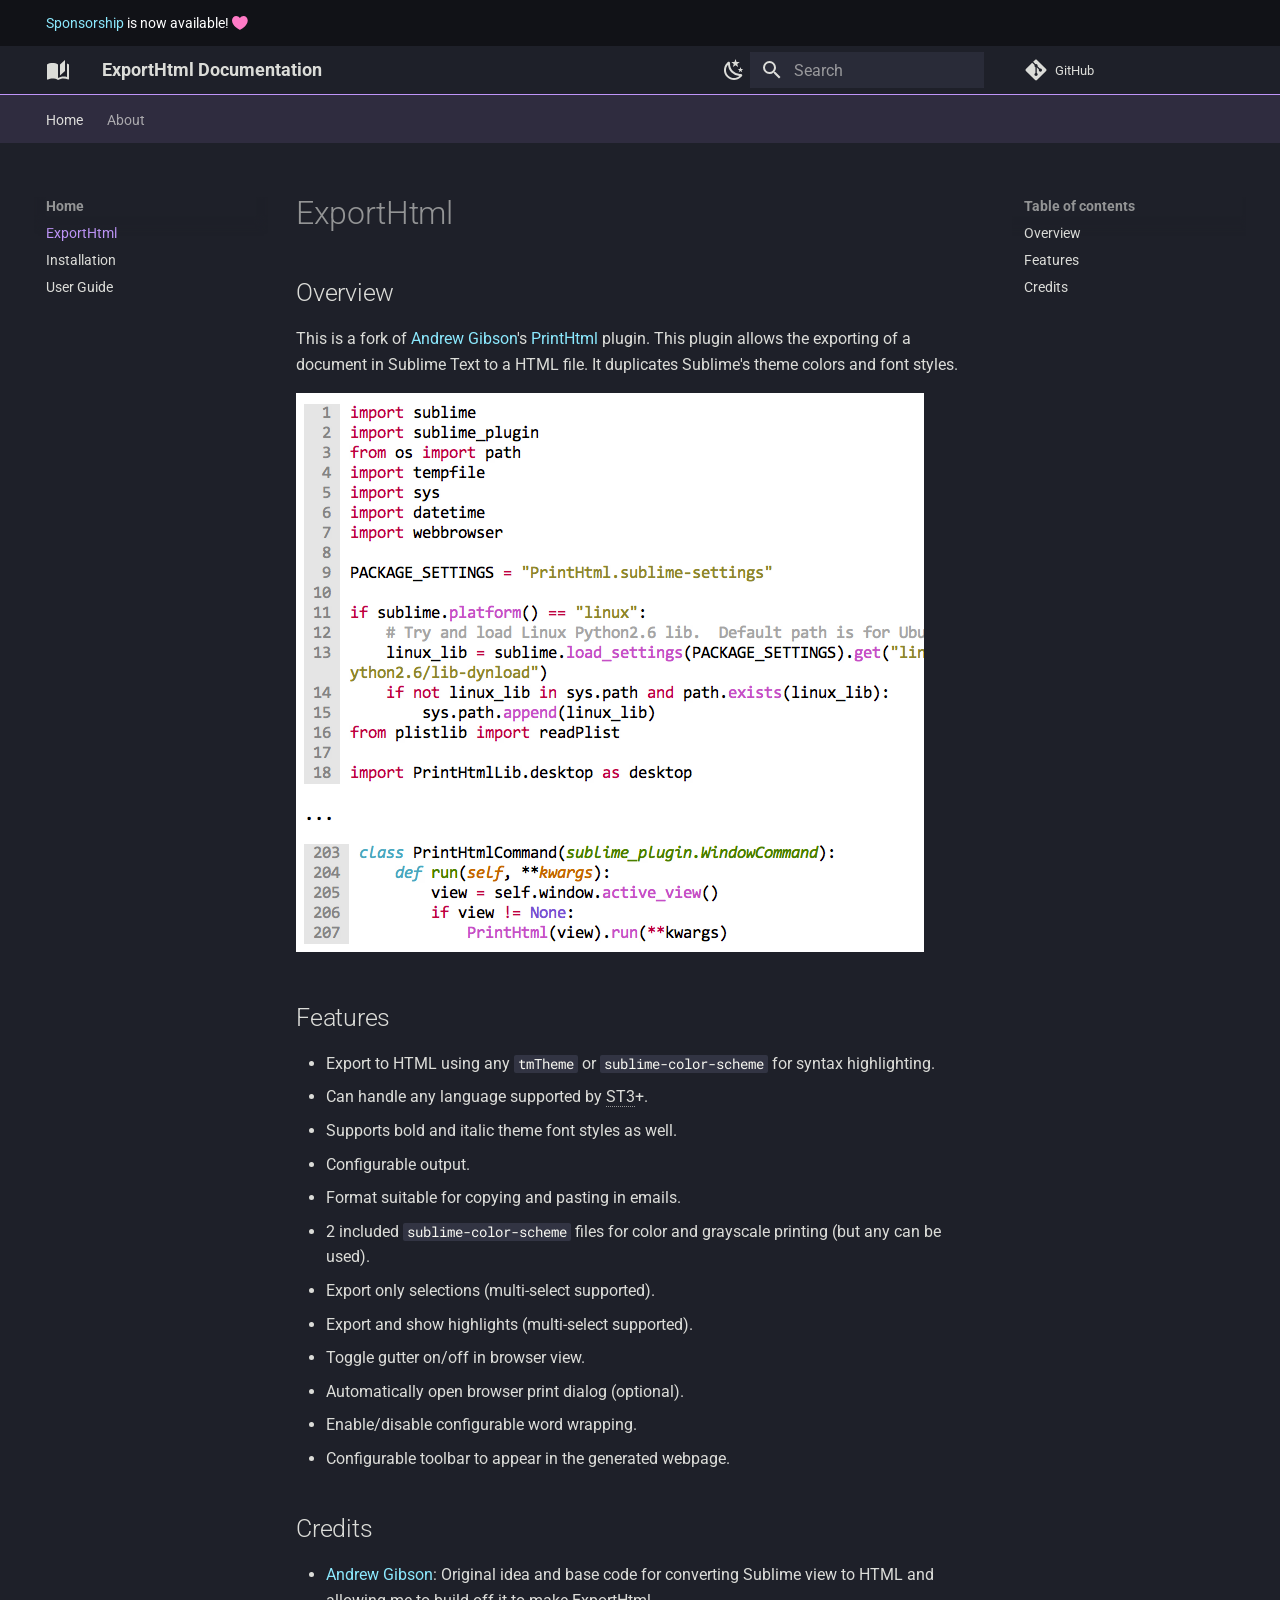
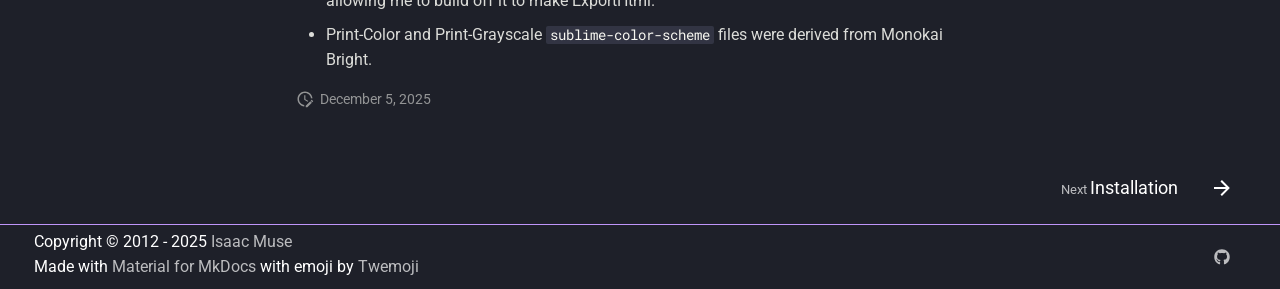
<file: index.html>
<!doctype html><html lang=en class=no-js> <head><meta charset=utf-8><meta name=viewport content="width=device-width,initial-scale=1"><meta name=description content="Sublime Text plugin that exports code to HTML or BBCODE for copying, printing, or saving."><link href=https://facelessuser.github.io/ExportHtml/ rel=canonical><link href=installation/ rel=next><link rel=icon href=assets/images/favicon.png><meta name=generator content="mkdocs-1.6.1, mkdocs-material-9.7.0"><title>ExportHtml - ExportHtml Documentation</title><link rel=stylesheet href=assets/stylesheets/main.618322db.min.css><link rel=stylesheet href=assets/stylesheets/palette.ab4e12ef.min.css><script src=assets/pymdownx-extras/material-extra-theme-2ek1P7jT.js type=text/javascript></script><script src=assets/pymdownx-extras/material-extra-3rdparty-BUCF4rjN.js type=text/javascript></script><link rel=preconnect href=https://fonts.gstatic.com crossorigin><link rel=stylesheet href="https://fonts.googleapis.com/css?family=Roboto:300,300i,400,400i,700,700i%7CRoboto+Mono:400,400i,700,700i&display=fallback"><style>:root{--md-text-font:"Roboto";--md-code-font:"Roboto Mono"}</style><link rel=stylesheet href=assets/pymdownx-extras/extra-c6ab11540a.css><script>__md_scope=new URL(".",location),__md_hash=e=>[...e].reduce(((e,_)=>(e<<5)-e+_.charCodeAt(0)),0),__md_get=(e,_=localStorage,t=__md_scope)=>JSON.parse(_.getItem(t.pathname+"."+e)),__md_set=(e,_,t=localStorage,a=__md_scope)=>{try{t.setItem(a.pathname+"."+e,JSON.stringify(_))}catch(e){}}</script></head> <body dir=ltr data-md-color-scheme=dracula data-md-color-primary=deep-purple data-md-color-accent=deep-purple> <input class=md-toggle data-md-toggle=drawer type=checkbox id=__drawer autocomplete=off> <input class=md-toggle data-md-toggle=search type=checkbox id=__search autocomplete=off> <label class=md-overlay for=__drawer></label> <div data-md-component=skip> <a href=#exporthtml class=md-skip> Skip to content </a> </div> <div data-md-component=announce> <aside class=md-banner> <div class="md-banner__inner md-grid md-typeset"> <a href=about/contributing/#become-a-sponsor>Sponsorship</a> is now available! <span class="twemoji heart-throb"> <svg xmlns=http://www.w3.org/2000/svg viewbox="0 0 16 16"><path d="M7.655 14.916zh-.002l-.006-.003-.018-.01a22 22 0 0 1-3.744-2.584C2.045 10.731 0 8.35 0 5.5 0 2.836 2.086 1 4.25 1 5.797 1 7.153 1.802 8 3.02 8.847 1.802 10.203 1 11.75 1 13.914 1 16 2.836 16 5.5c0 2.85-2.044 5.231-3.886 6.818a22 22 0 0 1-3.433 2.414 7 7 0 0 1-.31.17l-.018.01-.008.004a.75.75 0 0 1-.69 0"/></svg> </span> </div> </aside> </div> <header class=md-header data-md-component=header> <nav class="md-header__inner md-grid" aria-label=header.title> <a href=https://facelessuser.github.io/ExportHtml/ title="ExportHtml Documentation" class="md-header__button md-logo" aria-label="ExportHtml Documentation"> <svg xmlns=http://www.w3.org/2000/svg viewbox="0 0 24 24"><path d="m19 2-5 4.5v11l5-4.5zM6.5 5C4.55 5 2.45 5.4 1 6.5v14.66c0 .25.25.5.5.5.1 0 .15-.07.25-.07 1.35-.65 3.3-1.09 4.75-1.09 1.95 0 4.05.4 5.5 1.5 1.35-.85 3.8-1.5 5.5-1.5 1.65 0 3.35.31 4.75 1.06.1.05.15.03.25.03.25 0 .5-.25.5-.5V6.5c-.6-.45-1.25-.75-2-1V19c-1.1-.35-2.3-.5-3.5-.5-1.7 0-4.15.65-5.5 1.5V6.5C10.55 5.4 8.45 5 6.5 5"/></svg> </a> <label class="md-header__button md-icon" for=__drawer> <svg xmlns=http://www.w3.org/2000/svg viewbox="0 0 24 24"><path d="M3 6h18v2H3zm0 5h18v2H3zm0 5h18v2H3z"/></svg> </label> <div class=md-header__title data-md-component=header-title> <div class=md-header__ellipsis> <div class=md-header__topic> <span class=md-ellipsis> ExportHtml Documentation </span> </div> <div class=md-header__topic data-md-component=header-topic> <span class=md-ellipsis> ExportHtml </span> </div> </div> </div> <div class=md-header__options> <div class="md-header-nav__scheme md-header-nav__button md-source__icon md-icon"> <a href=javascript:toggleScheme(); title="Light mode" class=light-mode> <svg xmlns=http://www.w3.org/2000/svg viewbox="0 0 24 24"><path d="M12 7a5 5 0 0 1 5 5 5 5 0 0 1-5 5 5 5 0 0 1-5-5 5 5 0 0 1 5-5m0 2a3 3 0 0 0-3 3 3 3 0 0 0 3 3 3 3 0 0 0 3-3 3 3 0 0 0-3-3m0-7 2.39 3.42C13.65 5.15 12.84 5 12 5s-1.65.15-2.39.42zM3.34 7l4.16-.35A7.2 7.2 0 0 0 5.94 8.5c-.44.74-.69 1.5-.83 2.29zm.02 10 1.76-3.77a7.131 7.131 0 0 0 2.38 4.14zM20.65 7l-1.77 3.79a7.02 7.02 0 0 0-2.38-4.15zm-.01 10-4.14.36c.59-.51 1.12-1.14 1.54-1.86.42-.73.69-1.5.83-2.29zM12 22l-2.41-3.44c.74.27 1.55.44 2.41.44.82 0 1.63-.17 2.37-.44z"/></svg> </a> <a href=javascript:toggleScheme(); title="Dark mode" class=dark-mode> <svg xmlns=http://www.w3.org/2000/svg viewbox="0 0 24 24"><path d="m17.75 4.09-2.53 1.94.91 3.06-2.63-1.81-2.63 1.81.91-3.06-2.53-1.94L12.44 4l1.06-3 1.06 3zm3.5 6.91-1.64 1.25.59 1.98-1.7-1.17-1.7 1.17.59-1.98L15.75 11l2.06-.05L18.5 9l.69 1.95zm-2.28 4.95c.83-.08 1.72 1.1 1.19 1.85-.32.45-.66.87-1.08 1.27C15.17 23 8.84 23 4.94 19.07c-3.91-3.9-3.91-10.24 0-14.14.4-.4.82-.76 1.27-1.08.75-.53 1.93.36 1.85 1.19-.27 2.86.69 5.83 2.89 8.02a9.96 9.96 0 0 0 8.02 2.89m-1.64 2.02a12.08 12.08 0 0 1-7.8-3.47c-2.17-2.19-3.33-5-3.49-7.82-2.81 3.14-2.7 7.96.31 10.98 3.02 3.01 7.84 3.12 10.98.31"/></svg> </a> <a href=javascript:toggleScheme(); title="System preference" class=system-mode> <svg xmlns=http://www.w3.org/2000/svg viewbox="0 0 24 24"><path d="M7.5 2c-1.79 1.15-3 3.18-3 5.5s1.21 4.35 3.03 5.5C4.46 13 2 10.54 2 7.5A5.5 5.5 0 0 1 7.5 2m11.57 1.5 1.43 1.43L4.93 20.5 3.5 19.07zm-6.18 2.43L11.41 5 9.97 6l.42-1.7L9 3.24l1.75-.12.58-1.65L12 3.1l1.73.03-1.35 1.13zm-3.3 3.61-1.16-.73-1.12.78.34-1.32-1.09-.83 1.36-.09.45-1.29.51 1.27 1.36.03-1.05.87zM19 13.5a5.5 5.5 0 0 1-5.5 5.5c-1.22 0-2.35-.4-3.26-1.07l7.69-7.69c.67.91 1.07 2.04 1.07 3.26m-4.4 6.58 2.77-1.15-.24 3.35zm4.33-2.7 1.15-2.77 2.2 2.54zm1.15-4.96-1.14-2.78 3.34.24zM9.63 18.93l2.77 1.15-2.53 2.19z"/></svg> </a> <a href=javascript:toggleScheme(); title="Unknown scheme" class=unknown-mode> <svg xmlns=http://www.w3.org/2000/svg viewbox="0 0 24 24"><path d="m15.07 11.25-.9.92C13.45 12.89 13 13.5 13 15h-2v-.5c0-1.11.45-2.11 1.17-2.83l1.24-1.26c.37-.36.59-.86.59-1.41a2 2 0 0 0-2-2 2 2 0 0 0-2 2H8a4 4 0 0 1 4-4 4 4 0 0 1 4 4 3.2 3.2 0 0 1-.93 2.25M13 19h-2v-2h2M12 2A10 10 0 0 0 2 12a10 10 0 0 0 10 10 10 10 0 0 0 10-10c0-5.53-4.5-10-10-10"/></svg> </a> </div> </div> <label class="md-header__button md-icon" for=__search> <svg xmlns=http://www.w3.org/2000/svg viewbox="0 0 24 24"><path d="M9.5 3A6.5 6.5 0 0 1 16 9.5c0 1.61-.59 3.09-1.56 4.23l.27.27h.79l5 5-1.5 1.5-5-5v-.79l-.27-.27A6.52 6.52 0 0 1 9.5 16 6.5 6.5 0 0 1 3 9.5 6.5 6.5 0 0 1 9.5 3m0 2C7 5 5 7 5 9.5S7 14 9.5 14 14 12 14 9.5 12 5 9.5 5"/></svg> </label> <div class=md-search data-md-component=search role=dialog> <label class=md-search__overlay for=__search></label> <div class=md-search__inner role=search> <form class=md-search__form name=search> <input type=text class=md-search__input name=query aria-label=Search placeholder=Search autocapitalize=off autocorrect=off autocomplete=off spellcheck=false data-md-component=search-query required> <label class="md-search__icon md-icon" for=__search> <svg xmlns=http://www.w3.org/2000/svg viewbox="0 0 24 24"><path d="M9.5 3A6.5 6.5 0 0 1 16 9.5c0 1.61-.59 3.09-1.56 4.23l.27.27h.79l5 5-1.5 1.5-5-5v-.79l-.27-.27A6.52 6.52 0 0 1 9.5 16 6.5 6.5 0 0 1 3 9.5 6.5 6.5 0 0 1 9.5 3m0 2C7 5 5 7 5 9.5S7 14 9.5 14 14 12 14 9.5 12 5 9.5 5"/></svg> <svg xmlns=http://www.w3.org/2000/svg viewbox="0 0 24 24"><path d="M20 11v2H8l5.5 5.5-1.42 1.42L4.16 12l7.92-7.92L13.5 5.5 8 11z"/></svg> </label> <nav class=md-search__options aria-label=Search> <button type=reset class="md-search__icon md-icon" title=Clear aria-label=Clear tabindex=-1> <svg xmlns=http://www.w3.org/2000/svg viewbox="0 0 24 24"><path d="M19 6.41 17.59 5 12 10.59 6.41 5 5 6.41 10.59 12 5 17.59 6.41 19 12 13.41 17.59 19 19 17.59 13.41 12z"/></svg> </button> </nav> </form> <div class=md-search__output> <div class=md-search__scrollwrap tabindex=0 data-md-scrollfix> <div class=md-search-result data-md-component=search-result> <div class=md-search-result__meta> Initializing search </div> <ol class=md-search-result__list role=presentation></ol> </div> </div> </div> </div> </div> <div class=md-header__source> <a href=https://github.com/facelessuser/ExportHtml title="Go to repository" class=md-source data-md-component=source> <div class="md-source__icon md-icon"> <svg xmlns=http://www.w3.org/2000/svg viewbox="0 0 448 512"><!-- Font Awesome Free 7.1.0 by @fontawesome - https://fontawesome.com License - https://fontawesome.com/license/free (Icons: CC BY 4.0, Fonts: SIL OFL 1.1, Code: MIT License) Copyright 2025 Fonticons, Inc.--><path d="M439.6 236.1 244 40.5c-5.4-5.5-12.8-8.5-20.4-8.5s-15 3-20.4 8.4L162.5 81l51.5 51.5c27.1-9.1 52.7 16.8 43.4 43.7l49.7 49.7c34.2-11.8 61.2 31 35.5 56.7-26.5 26.5-70.2-2.9-56-37.3L240.3 199v121.9c25.3 12.5 22.3 41.8 9.1 55-6.4 6.4-15.2 10.1-24.3 10.1s-17.8-3.6-24.3-10.1c-17.6-17.6-11.1-46.9 11.2-56v-123c-20.8-8.5-24.6-30.7-18.6-45L142.6 101 8.5 235.1C3 240.6 0 247.9 0 255.5s3 15 8.5 20.4l195.6 195.7c5.4 5.4 12.7 8.4 20.4 8.4s15-3 20.4-8.4l194.7-194.7c5.4-5.4 8.4-12.8 8.4-20.4s-3-15-8.4-20.4"/></svg> </div> <div class=md-source__repository> GitHub </div> </a> </div> </nav> </header> <div class=md-container data-md-component=container> <nav class=md-tabs aria-label=Tabs data-md-component=tabs> <div class=md-grid> <ul class=md-tabs__list> <li class="md-tabs__item md-tabs__item--active"> <a href=. class=md-tabs__link> Home </a> </li> <li class=md-tabs__item> <a href=about/contributing/ class=md-tabs__link> About </a> </li> </ul> </div> </nav> <main class=md-main data-md-component=main> <div class="md-main__inner md-grid"> <div class="md-sidebar md-sidebar--primary" data-md-component=sidebar data-md-type=navigation> <div class=md-sidebar__scrollwrap> <div class=md-sidebar__inner> <nav class="md-nav md-nav--primary md-nav--lifted" aria-label=Navigation data-md-level=0> <label class=md-nav__title for=__drawer> <a href=. title="ExportHtml Documentation" class="md-nav__button md-logo" aria-label="ExportHtml Documentation" data-md-component=logo> <svg xmlns=http://www.w3.org/2000/svg viewbox="0 0 24 24"><path d="m19 2-5 4.5v11l5-4.5zM6.5 5C4.55 5 2.45 5.4 1 6.5v14.66c0 .25.25.5.5.5.1 0 .15-.07.25-.07 1.35-.65 3.3-1.09 4.75-1.09 1.95 0 4.05.4 5.5 1.5 1.35-.85 3.8-1.5 5.5-1.5 1.65 0 3.35.31 4.75 1.06.1.05.15.03.25.03.25 0 .5-.25.5-.5V6.5c-.6-.45-1.25-.75-2-1V19c-1.1-.35-2.3-.5-3.5-.5-1.7 0-4.15.65-5.5 1.5V6.5C10.55 5.4 8.45 5 6.5 5"/></svg> </a> ExportHtml Documentation </label> <div class=md-nav__source> <a href=https://github.com/facelessuser/ExportHtml title="Go to repository" class=md-source data-md-component=source> <div class="md-source__icon md-icon"> <svg xmlns=http://www.w3.org/2000/svg viewbox="0 0 448 512"><!-- Font Awesome Free 7.1.0 by @fontawesome - https://fontawesome.com License - https://fontawesome.com/license/free (Icons: CC BY 4.0, Fonts: SIL OFL 1.1, Code: MIT License) Copyright 2025 Fonticons, Inc.--><path d="M439.6 236.1 244 40.5c-5.4-5.5-12.8-8.5-20.4-8.5s-15 3-20.4 8.4L162.5 81l51.5 51.5c27.1-9.1 52.7 16.8 43.4 43.7l49.7 49.7c34.2-11.8 61.2 31 35.5 56.7-26.5 26.5-70.2-2.9-56-37.3L240.3 199v121.9c25.3 12.5 22.3 41.8 9.1 55-6.4 6.4-15.2 10.1-24.3 10.1s-17.8-3.6-24.3-10.1c-17.6-17.6-11.1-46.9 11.2-56v-123c-20.8-8.5-24.6-30.7-18.6-45L142.6 101 8.5 235.1C3 240.6 0 247.9 0 255.5s3 15 8.5 20.4l195.6 195.7c5.4 5.4 12.7 8.4 20.4 8.4s15-3 20.4-8.4l194.7-194.7c5.4-5.4 8.4-12.8 8.4-20.4s-3-15-8.4-20.4"/></svg> </div> <div class=md-source__repository> GitHub </div> </a> </div> <ul class=md-nav__list data-md-scrollfix> <li class="md-nav__item md-nav__item--active md-nav__item--section md-nav__item--nested"> <input class="md-nav__toggle md-toggle " type=checkbox id=__nav_1 checked> <label class=md-nav__link for=__nav_1 id=__nav_1_label tabindex> <span class=md-ellipsis> Home </span> <span class="md-nav__icon md-icon"></span> </label> <nav class=md-nav data-md-level=1 aria-labelledby=__nav_1_label aria-expanded=true> <label class=md-nav__title for=__nav_1> <span class="md-nav__icon md-icon"></span> Home </label> <ul class=md-nav__list data-md-scrollfix> <li class="md-nav__item md-nav__item--active"> <input class="md-nav__toggle md-toggle" type=checkbox id=__toc> <label class="md-nav__link md-nav__link--active" for=__toc> <span class=md-ellipsis> ExportHtml </span> <span class="md-nav__icon md-icon"></span> </label> <a href=. class="md-nav__link md-nav__link--active"> <span class=md-ellipsis> ExportHtml </span> </a> <nav class="md-nav md-nav--secondary" aria-label="Table of contents"> <label class=md-nav__title for=__toc> <span class="md-nav__icon md-icon"></span> Table of contents </label> <ul class=md-nav__list data-md-component=toc data-md-scrollfix> <li class=md-nav__item> <a href=#overview class=md-nav__link> <span class=md-ellipsis> Overview </span> </a> </li> <li class=md-nav__item> <a href=#features class=md-nav__link> <span class=md-ellipsis> Features </span> </a> </li> <li class=md-nav__item> <a href=#credits class=md-nav__link> <span class=md-ellipsis> Credits </span> </a> </li> </ul> </nav> </li> <li class=md-nav__item> <a href=installation/ class=md-nav__link> <span class=md-ellipsis> Installation </span> </a> </li> <li class=md-nav__item> <a href=usage/ class=md-nav__link> <span class=md-ellipsis> User Guide </span> </a> </li> </ul> </nav> </li> <li class="md-nav__item md-nav__item--nested"> <input class="md-nav__toggle md-toggle " type=checkbox id=__nav_2> <label class=md-nav__link for=__nav_2 id=__nav_2_label tabindex=0> <span class=md-ellipsis> About </span> <span class="md-nav__icon md-icon"></span> </label> <nav class=md-nav data-md-level=1 aria-labelledby=__nav_2_label aria-expanded=false> <label class=md-nav__title for=__nav_2> <span class="md-nav__icon md-icon"></span> About </label> <ul class=md-nav__list data-md-scrollfix> <li class=md-nav__item> <a href=about/contributing/ class=md-nav__link> <span class=md-ellipsis> Contributing &amp; Support </span> </a> </li> <li class=md-nav__item> <a href=about/license/ class=md-nav__link> <span class=md-ellipsis> License </span> </a> </li> </ul> </nav> </li> </ul> </nav> </div> </div> </div> <div class="md-sidebar md-sidebar--secondary" data-md-component=sidebar data-md-type=toc> <div class=md-sidebar__scrollwrap> <div class=md-sidebar__inner> <nav class="md-nav md-nav--secondary" aria-label="Table of contents"> <label class=md-nav__title for=__toc> <span class="md-nav__icon md-icon"></span> Table of contents </label> <ul class=md-nav__list data-md-component=toc data-md-scrollfix> <li class=md-nav__item> <a href=#overview class=md-nav__link> <span class=md-ellipsis> Overview </span> </a> </li> <li class=md-nav__item> <a href=#features class=md-nav__link> <span class=md-ellipsis> Features </span> </a> </li> <li class=md-nav__item> <a href=#credits class=md-nav__link> <span class=md-ellipsis> Credits </span> </a> </li> </ul> </nav> </div> </div> </div> <div class=md-content data-md-component=content> <article class="md-content__inner md-typeset"> <h1 id=exporthtml>ExportHtml<a class=headerlink href=#exporthtml title="Permanent link"></a></h1> <h2 id=overview>Overview<a class=headerlink href=#overview title="Permanent link"></a></h2> <p>This is a fork of <a href=https://github.com/agibsonsw>Andrew Gibson</a>'s <a href=https://github.com/agibsonsw/PrintHtml>PrintHtml</a> plugin. This plugin allows the exporting of a document in Sublime Text to a HTML file. It duplicates Sublime's theme colors and font styles.</p> <p><img alt=preview src=images/preview.png></p> <h2 id=features>Features<a class=headerlink href=#features title="Permanent link"></a></h2> <ul> <li>Export to HTML using any <code>tmTheme</code> or <code>sublime-color-scheme</code> for syntax highlighting.</li> <li>Can handle any language supported by <abbr title="Sublime Text 3">ST3</abbr>+.</li> <li>Supports bold and italic theme font styles as well.</li> <li>Configurable output.</li> <li>Format suitable for copying and pasting in emails.</li> <li>2 included <code>sublime-color-scheme</code> files for color and grayscale printing (but any can be used).</li> <li>Export only selections (multi-select supported).</li> <li>Export and show highlights (multi-select supported).</li> <li>Toggle gutter on/off in browser view.</li> <li>Automatically open browser print dialog (optional).</li> <li>Enable/disable configurable word wrapping.</li> <li>Configurable toolbar to appear in the generated webpage.</li> </ul> <h2 id=credits>Credits<a class=headerlink href=#credits title="Permanent link"></a></h2> <ul> <li><a href=https://github.com/agibsonsw>Andrew Gibson</a>: Original idea and base code for converting Sublime view to HTML and allowing me to build off it to make ExportHtml.</li> <li>Print-Color and Print-Grayscale <code>sublime-color-scheme</code> files were derived from Monokai Bright.</li> </ul> <aside class=md-source-file> <span class=md-source-file__fact> <span class=md-icon title="Last update"> <svg xmlns=http://www.w3.org/2000/svg viewbox="0 0 24 24"><path d="M21 13.1c-.1 0-.3.1-.4.2l-1 1 2.1 2.1 1-1c.2-.2.2-.6 0-.8l-1.3-1.3c-.1-.1-.2-.2-.4-.2m-1.9 1.8-6.1 6V23h2.1l6.1-6.1zM12.5 7v5.2l4 2.4-1 1L11 13V7zM11 21.9c-5.1-.5-9-4.8-9-9.9C2 6.5 6.5 2 12 2c5.3 0 9.6 4.1 10 9.3-.3-.1-.6-.2-1-.2s-.7.1-1 .2C19.6 7.2 16.2 4 12 4c-4.4 0-8 3.6-8 8 0 4.1 3.1 7.5 7.1 7.9l-.1.2z"/></svg> </span> <span class="git-revision-date-localized-plugin git-revision-date-localized-plugin-date" title="December 5, 2025 13:47:16 UTC">December 5, 2025</span> </span> </aside> </article> </div> <script>var target=document.getElementById(location.hash.slice(1));target&&target.name&&(target.checked=target.name.startsWith("__tabbed_"))</script> </div> <button type=button class="md-top md-icon" data-md-component=top hidden> <svg xmlns=http://www.w3.org/2000/svg viewbox="0 0 24 24"><path d="M13 20h-2V8l-5.5 5.5-1.42-1.42L12 4.16l7.92 7.92-1.42 1.42L13 8z"/></svg> Back to top </button> </main> <footer class=md-footer> <nav class="md-footer__inner md-grid" aria-label=footer.title> <a href=installation/ class="md-footer__link md-footer__link--next" rel=next> <div class=md-footer__title> <div class=md-ellipsis> <span class=md-footer__direction> Next </span> Installation </div> </div> <div class="md-footer__button md-icon"> <svg xmlns=http://www.w3.org/2000/svg viewbox="0 0 24 24"><path d="M4 11v2h12l-5.5 5.5 1.42 1.42L19.84 12l-7.92-7.92L10.5 5.5 16 11z"/></svg> </div> </a> </nav> <div class="md-footer-meta md-typeset"> <div class="md-footer-meta__inner md-grid"> <div class=md-footer-copyright> <div class=md-footer-copyright__highlight> Copyright &copy; 2012 - 2025 <a href=https://github.com/facelessuser target=_blank rel=noopener>Isaac Muse</a> </div> Made with <a href=https://squidfunk.github.io/mkdocs-material/ target=_blank rel=noopener> Material for MkDocs </a> with emoji by <a href=https://github.com/twitter/twemoji target=_blank rel=noopener> Twemoji </a> </div> <div class=md-social> <a href=https://github.com/facelessuser target=_blank rel=noopener title=github.com class=md-social__link> <svg xmlns=http://www.w3.org/2000/svg viewbox="0 0 512 512"><!-- Font Awesome Free 7.1.0 by @fontawesome - https://fontawesome.com License - https://fontawesome.com/license/free (Icons: CC BY 4.0, Fonts: SIL OFL 1.1, Code: MIT License) Copyright 2025 Fonticons, Inc.--><path d="M173.9 397.4c0 2-2.3 3.6-5.2 3.6-3.3.3-5.6-1.3-5.6-3.6 0-2 2.3-3.6 5.2-3.6 3-.3 5.6 1.3 5.6 3.6m-31.1-4.5c-.7 2 1.3 4.3 4.3 4.9 2.6 1 5.6 0 6.2-2s-1.3-4.3-4.3-5.2c-2.6-.7-5.5.3-6.2 2.3m44.2-1.7c-2.9.7-4.9 2.6-4.6 4.9.3 2 2.9 3.3 5.9 2.6 2.9-.7 4.9-2.6 4.6-4.6-.3-1.9-3-3.2-5.9-2.9M252.8 8C114.1 8 8 113.3 8 252c0 110.9 69.8 205.8 169.5 239.2 12.8 2.3 17.3-5.6 17.3-12.1 0-6.2-.3-40.4-.3-61.4 0 0-70 15-84.7-29.8 0 0-11.4-29.1-27.8-36.6 0 0-22.9-15.7 1.6-15.4 0 0 24.9 2 38.6 25.8 21.9 38.6 58.6 27.5 72.9 20.9 2.3-16 8.8-27.1 16-33.7-55.9-6.2-112.3-14.3-112.3-110.5 0-27.5 7.6-41.3 23.6-58.9-2.6-6.5-11.1-33.3 2.6-67.9 20.9-6.5 69 27 69 27 20-5.6 41.5-8.5 62.8-8.5s42.8 2.9 62.8 8.5c0 0 48.1-33.6 69-27 13.7 34.7 5.2 61.4 2.6 67.9 16 17.7 25.8 31.5 25.8 58.9 0 96.5-58.9 104.2-114.8 110.5 9.2 7.9 17 22.9 17 46.4 0 33.7-.3 75.4-.3 83.6 0 6.5 4.6 14.4 17.3 12.1C436.2 457.8 504 362.9 504 252 504 113.3 391.5 8 252.8 8M105.2 352.9c-1.3 1-1 3.3.7 5.2 1.6 1.6 3.9 2.3 5.2 1 1.3-1 1-3.3-.7-5.2-1.6-1.6-3.9-2.3-5.2-1m-10.8-8.1c-.7 1.3.3 2.9 2.3 3.9 1.6 1 3.6.7 4.3-.7.7-1.3-.3-2.9-2.3-3.9-2-.6-3.6-.3-4.3.7m32.4 35.6c-1.6 1.3-1 4.3 1.3 6.2 2.3 2.3 5.2 2.6 6.5 1 1.3-1.3.7-4.3-1.3-6.2-2.2-2.3-5.2-2.6-6.5-1m-11.4-14.7c-1.6 1-1.6 3.6 0 5.9s4.3 3.3 5.6 2.3c1.6-1.3 1.6-3.9 0-6.2-1.4-2.3-4-3.3-5.6-2"/></svg> </a> </div> </div> </div> </footer> </div> <div class=md-dialog data-md-component=dialog> <div class="md-dialog__inner md-typeset"></div> </div> <script id=__config type=application/json>{"annotate": null, "base": ".", "features": ["navigation.tabs", "navigation.top"], "search": "assets/javascripts/workers/search.7a47a382.min.js", "tags": null, "translations": {"clipboard.copied": "Copied to clipboard", "clipboard.copy": "Copy to clipboard", "search.result.more.one": "1 more on this page", "search.result.more.other": "# more on this page", "search.result.none": "No matching documents", "search.result.one": "1 matching document", "search.result.other": "# matching documents", "search.result.placeholder": "Type to start searching", "search.result.term.missing": "Missing", "select.version": "Select version"}, "version": null}</script> <script src=assets/javascripts/bundle.e71a0d61.min.js></script> <script src=assets/pymdownx-extras/extra-loader-B5CKpNQx.js></script> </body> </html>
</file>
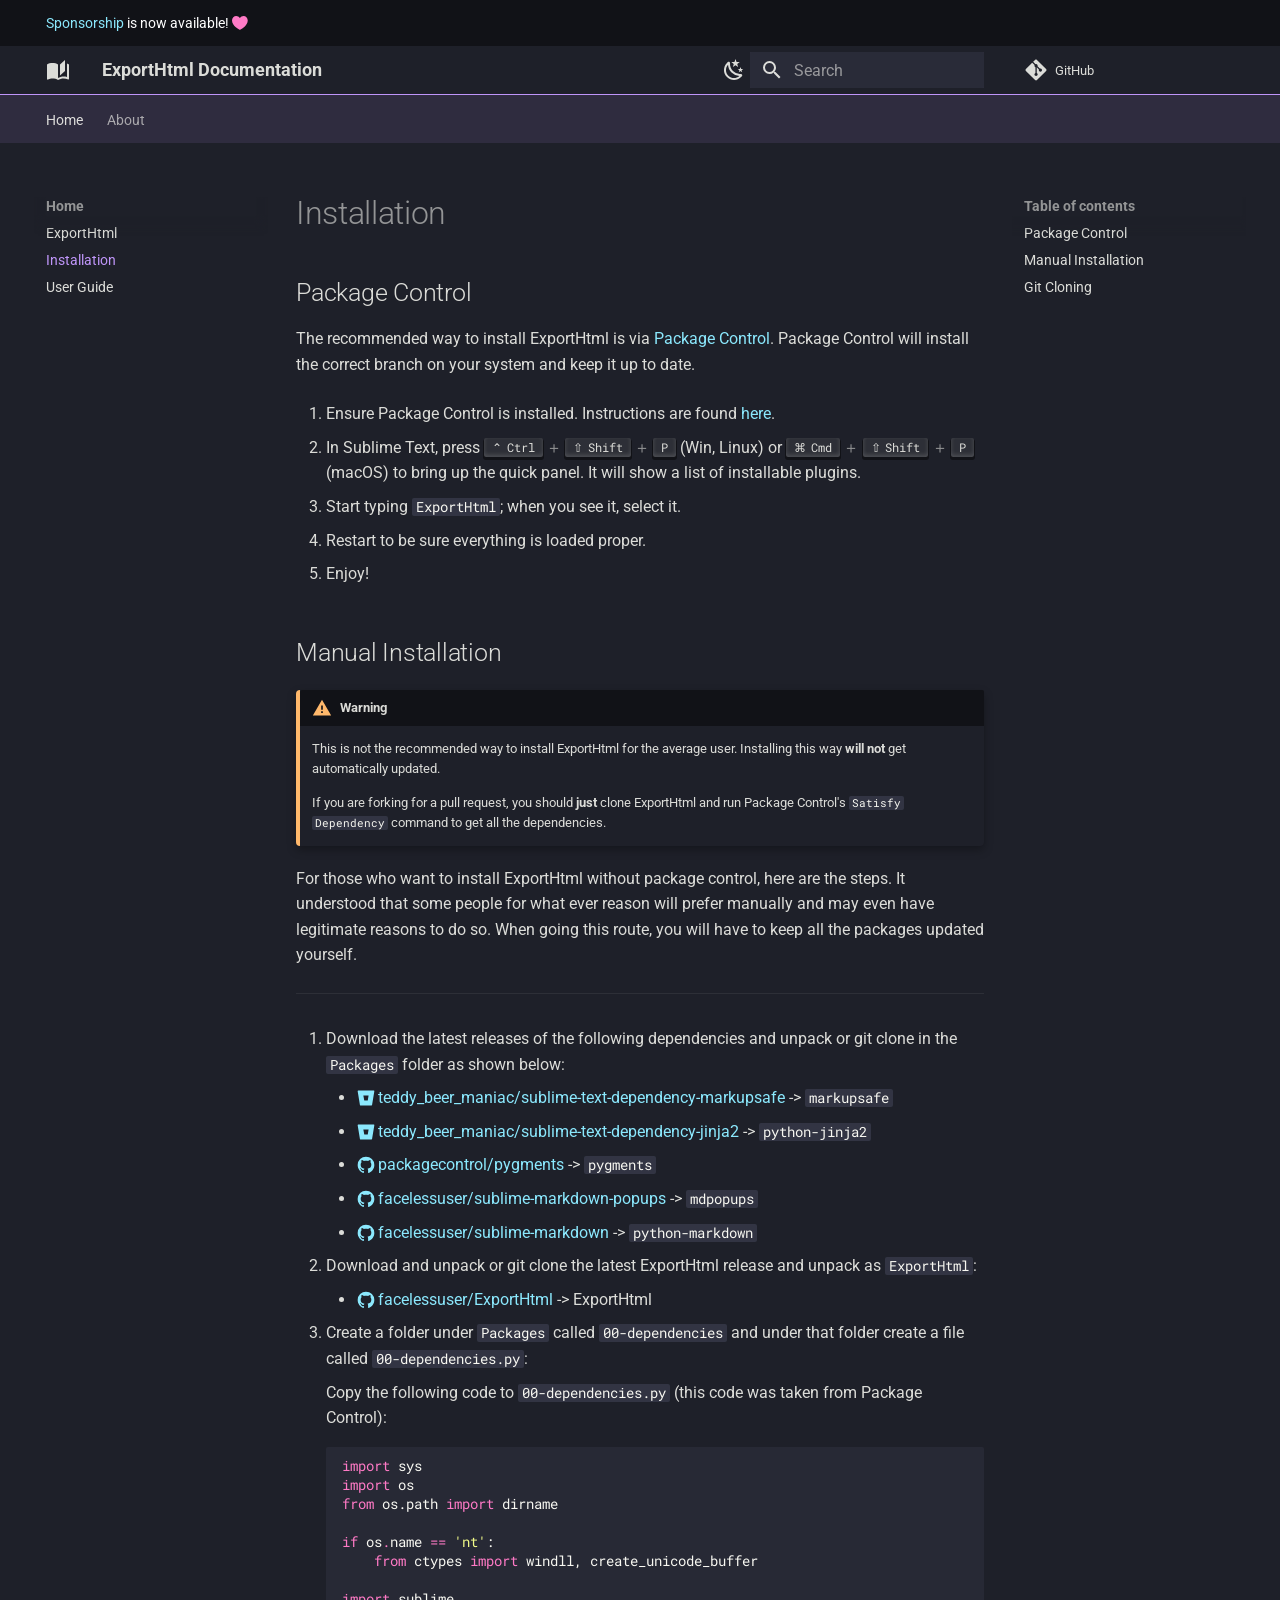
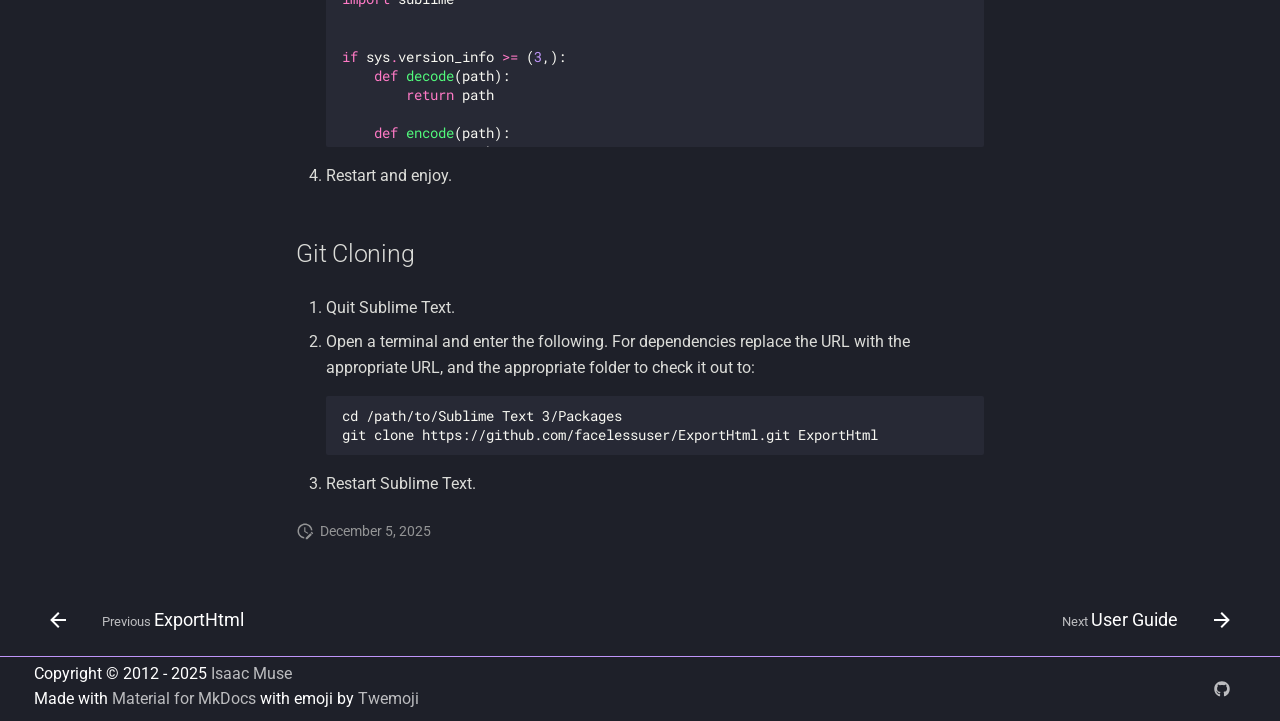
<file: installation/index.html>
<!doctype html><html lang=en class=no-js> <head><meta charset=utf-8><meta name=viewport content="width=device-width,initial-scale=1"><meta name=description content="Sublime Text plugin that exports code to HTML or BBCODE for copying, printing, or saving."><link href=https://facelessuser.github.io/ExportHtml/installation/ rel=canonical><link rel=prev href=..><link href=../usage/ rel=next><link rel=icon href=../assets/images/favicon.png><meta name=generator content="mkdocs-1.6.1, mkdocs-material-9.7.0"><title>Installation - ExportHtml Documentation</title><link rel=stylesheet href=../assets/stylesheets/main.618322db.min.css><link rel=stylesheet href=../assets/stylesheets/palette.ab4e12ef.min.css><script src=../assets/pymdownx-extras/material-extra-theme-2ek1P7jT.js type=text/javascript></script><script src=../assets/pymdownx-extras/material-extra-3rdparty-BUCF4rjN.js type=text/javascript></script><link rel=preconnect href=https://fonts.gstatic.com crossorigin><link rel=stylesheet href="https://fonts.googleapis.com/css?family=Roboto:300,300i,400,400i,700,700i%7CRoboto+Mono:400,400i,700,700i&display=fallback"><style>:root{--md-text-font:"Roboto";--md-code-font:"Roboto Mono"}</style><link rel=stylesheet href=../assets/pymdownx-extras/extra-c6ab11540a.css><script>__md_scope=new URL("..",location),__md_hash=e=>[...e].reduce(((e,_)=>(e<<5)-e+_.charCodeAt(0)),0),__md_get=(e,_=localStorage,t=__md_scope)=>JSON.parse(_.getItem(t.pathname+"."+e)),__md_set=(e,_,t=localStorage,a=__md_scope)=>{try{t.setItem(a.pathname+"."+e,JSON.stringify(_))}catch(e){}}</script></head> <body dir=ltr data-md-color-scheme=dracula data-md-color-primary=deep-purple data-md-color-accent=deep-purple> <input class=md-toggle data-md-toggle=drawer type=checkbox id=__drawer autocomplete=off> <input class=md-toggle data-md-toggle=search type=checkbox id=__search autocomplete=off> <label class=md-overlay for=__drawer></label> <div data-md-component=skip> <a href=#installation class=md-skip> Skip to content </a> </div> <div data-md-component=announce> <aside class=md-banner> <div class="md-banner__inner md-grid md-typeset"> <a href=../about/contributing/#become-a-sponsor>Sponsorship</a> is now available! <span class="twemoji heart-throb"> <svg xmlns=http://www.w3.org/2000/svg viewbox="0 0 16 16"><path d="M7.655 14.916zh-.002l-.006-.003-.018-.01a22 22 0 0 1-3.744-2.584C2.045 10.731 0 8.35 0 5.5 0 2.836 2.086 1 4.25 1 5.797 1 7.153 1.802 8 3.02 8.847 1.802 10.203 1 11.75 1 13.914 1 16 2.836 16 5.5c0 2.85-2.044 5.231-3.886 6.818a22 22 0 0 1-3.433 2.414 7 7 0 0 1-.31.17l-.018.01-.008.004a.75.75 0 0 1-.69 0"/></svg> </span> </div> </aside> </div> <header class=md-header data-md-component=header> <nav class="md-header__inner md-grid" aria-label=header.title> <a href=https://facelessuser.github.io/ExportHtml/ title="ExportHtml Documentation" class="md-header__button md-logo" aria-label="ExportHtml Documentation"> <svg xmlns=http://www.w3.org/2000/svg viewbox="0 0 24 24"><path d="m19 2-5 4.5v11l5-4.5zM6.5 5C4.55 5 2.45 5.4 1 6.5v14.66c0 .25.25.5.5.5.1 0 .15-.07.25-.07 1.35-.65 3.3-1.09 4.75-1.09 1.95 0 4.05.4 5.5 1.5 1.35-.85 3.8-1.5 5.5-1.5 1.65 0 3.35.31 4.75 1.06.1.05.15.03.25.03.25 0 .5-.25.5-.5V6.5c-.6-.45-1.25-.75-2-1V19c-1.1-.35-2.3-.5-3.5-.5-1.7 0-4.15.65-5.5 1.5V6.5C10.55 5.4 8.45 5 6.5 5"/></svg> </a> <label class="md-header__button md-icon" for=__drawer> <svg xmlns=http://www.w3.org/2000/svg viewbox="0 0 24 24"><path d="M3 6h18v2H3zm0 5h18v2H3zm0 5h18v2H3z"/></svg> </label> <div class=md-header__title data-md-component=header-title> <div class=md-header__ellipsis> <div class=md-header__topic> <span class=md-ellipsis> ExportHtml Documentation </span> </div> <div class=md-header__topic data-md-component=header-topic> <span class=md-ellipsis> Installation </span> </div> </div> </div> <div class=md-header__options> <div class="md-header-nav__scheme md-header-nav__button md-source__icon md-icon"> <a href=javascript:toggleScheme(); title="Light mode" class=light-mode> <svg xmlns=http://www.w3.org/2000/svg viewbox="0 0 24 24"><path d="M12 7a5 5 0 0 1 5 5 5 5 0 0 1-5 5 5 5 0 0 1-5-5 5 5 0 0 1 5-5m0 2a3 3 0 0 0-3 3 3 3 0 0 0 3 3 3 3 0 0 0 3-3 3 3 0 0 0-3-3m0-7 2.39 3.42C13.65 5.15 12.84 5 12 5s-1.65.15-2.39.42zM3.34 7l4.16-.35A7.2 7.2 0 0 0 5.94 8.5c-.44.74-.69 1.5-.83 2.29zm.02 10 1.76-3.77a7.131 7.131 0 0 0 2.38 4.14zM20.65 7l-1.77 3.79a7.02 7.02 0 0 0-2.38-4.15zm-.01 10-4.14.36c.59-.51 1.12-1.14 1.54-1.86.42-.73.69-1.5.83-2.29zM12 22l-2.41-3.44c.74.27 1.55.44 2.41.44.82 0 1.63-.17 2.37-.44z"/></svg> </a> <a href=javascript:toggleScheme(); title="Dark mode" class=dark-mode> <svg xmlns=http://www.w3.org/2000/svg viewbox="0 0 24 24"><path d="m17.75 4.09-2.53 1.94.91 3.06-2.63-1.81-2.63 1.81.91-3.06-2.53-1.94L12.44 4l1.06-3 1.06 3zm3.5 6.91-1.64 1.25.59 1.98-1.7-1.17-1.7 1.17.59-1.98L15.75 11l2.06-.05L18.5 9l.69 1.95zm-2.28 4.95c.83-.08 1.72 1.1 1.19 1.85-.32.45-.66.87-1.08 1.27C15.17 23 8.84 23 4.94 19.07c-3.91-3.9-3.91-10.24 0-14.14.4-.4.82-.76 1.27-1.08.75-.53 1.93.36 1.85 1.19-.27 2.86.69 5.83 2.89 8.02a9.96 9.96 0 0 0 8.02 2.89m-1.64 2.02a12.08 12.08 0 0 1-7.8-3.47c-2.17-2.19-3.33-5-3.49-7.82-2.81 3.14-2.7 7.96.31 10.98 3.02 3.01 7.84 3.12 10.98.31"/></svg> </a> <a href=javascript:toggleScheme(); title="System preference" class=system-mode> <svg xmlns=http://www.w3.org/2000/svg viewbox="0 0 24 24"><path d="M7.5 2c-1.79 1.15-3 3.18-3 5.5s1.21 4.35 3.03 5.5C4.46 13 2 10.54 2 7.5A5.5 5.5 0 0 1 7.5 2m11.57 1.5 1.43 1.43L4.93 20.5 3.5 19.07zm-6.18 2.43L11.41 5 9.97 6l.42-1.7L9 3.24l1.75-.12.58-1.65L12 3.1l1.73.03-1.35 1.13zm-3.3 3.61-1.16-.73-1.12.78.34-1.32-1.09-.83 1.36-.09.45-1.29.51 1.27 1.36.03-1.05.87zM19 13.5a5.5 5.5 0 0 1-5.5 5.5c-1.22 0-2.35-.4-3.26-1.07l7.69-7.69c.67.91 1.07 2.04 1.07 3.26m-4.4 6.58 2.77-1.15-.24 3.35zm4.33-2.7 1.15-2.77 2.2 2.54zm1.15-4.96-1.14-2.78 3.34.24zM9.63 18.93l2.77 1.15-2.53 2.19z"/></svg> </a> <a href=javascript:toggleScheme(); title="Unknown scheme" class=unknown-mode> <svg xmlns=http://www.w3.org/2000/svg viewbox="0 0 24 24"><path d="m15.07 11.25-.9.92C13.45 12.89 13 13.5 13 15h-2v-.5c0-1.11.45-2.11 1.17-2.83l1.24-1.26c.37-.36.59-.86.59-1.41a2 2 0 0 0-2-2 2 2 0 0 0-2 2H8a4 4 0 0 1 4-4 4 4 0 0 1 4 4 3.2 3.2 0 0 1-.93 2.25M13 19h-2v-2h2M12 2A10 10 0 0 0 2 12a10 10 0 0 0 10 10 10 10 0 0 0 10-10c0-5.53-4.5-10-10-10"/></svg> </a> </div> </div> <label class="md-header__button md-icon" for=__search> <svg xmlns=http://www.w3.org/2000/svg viewbox="0 0 24 24"><path d="M9.5 3A6.5 6.5 0 0 1 16 9.5c0 1.61-.59 3.09-1.56 4.23l.27.27h.79l5 5-1.5 1.5-5-5v-.79l-.27-.27A6.52 6.52 0 0 1 9.5 16 6.5 6.5 0 0 1 3 9.5 6.5 6.5 0 0 1 9.5 3m0 2C7 5 5 7 5 9.5S7 14 9.5 14 14 12 14 9.5 12 5 9.5 5"/></svg> </label> <div class=md-search data-md-component=search role=dialog> <label class=md-search__overlay for=__search></label> <div class=md-search__inner role=search> <form class=md-search__form name=search> <input type=text class=md-search__input name=query aria-label=Search placeholder=Search autocapitalize=off autocorrect=off autocomplete=off spellcheck=false data-md-component=search-query required> <label class="md-search__icon md-icon" for=__search> <svg xmlns=http://www.w3.org/2000/svg viewbox="0 0 24 24"><path d="M9.5 3A6.5 6.5 0 0 1 16 9.5c0 1.61-.59 3.09-1.56 4.23l.27.27h.79l5 5-1.5 1.5-5-5v-.79l-.27-.27A6.52 6.52 0 0 1 9.5 16 6.5 6.5 0 0 1 3 9.5 6.5 6.5 0 0 1 9.5 3m0 2C7 5 5 7 5 9.5S7 14 9.5 14 14 12 14 9.5 12 5 9.5 5"/></svg> <svg xmlns=http://www.w3.org/2000/svg viewbox="0 0 24 24"><path d="M20 11v2H8l5.5 5.5-1.42 1.42L4.16 12l7.92-7.92L13.5 5.5 8 11z"/></svg> </label> <nav class=md-search__options aria-label=Search> <button type=reset class="md-search__icon md-icon" title=Clear aria-label=Clear tabindex=-1> <svg xmlns=http://www.w3.org/2000/svg viewbox="0 0 24 24"><path d="M19 6.41 17.59 5 12 10.59 6.41 5 5 6.41 10.59 12 5 17.59 6.41 19 12 13.41 17.59 19 19 17.59 13.41 12z"/></svg> </button> </nav> </form> <div class=md-search__output> <div class=md-search__scrollwrap tabindex=0 data-md-scrollfix> <div class=md-search-result data-md-component=search-result> <div class=md-search-result__meta> Initializing search </div> <ol class=md-search-result__list role=presentation></ol> </div> </div> </div> </div> </div> <div class=md-header__source> <a href=https://github.com/facelessuser/ExportHtml title="Go to repository" class=md-source data-md-component=source> <div class="md-source__icon md-icon"> <svg xmlns=http://www.w3.org/2000/svg viewbox="0 0 448 512"><!-- Font Awesome Free 7.1.0 by @fontawesome - https://fontawesome.com License - https://fontawesome.com/license/free (Icons: CC BY 4.0, Fonts: SIL OFL 1.1, Code: MIT License) Copyright 2025 Fonticons, Inc.--><path d="M439.6 236.1 244 40.5c-5.4-5.5-12.8-8.5-20.4-8.5s-15 3-20.4 8.4L162.5 81l51.5 51.5c27.1-9.1 52.7 16.8 43.4 43.7l49.7 49.7c34.2-11.8 61.2 31 35.5 56.7-26.5 26.5-70.2-2.9-56-37.3L240.3 199v121.9c25.3 12.5 22.3 41.8 9.1 55-6.4 6.4-15.2 10.1-24.3 10.1s-17.8-3.6-24.3-10.1c-17.6-17.6-11.1-46.9 11.2-56v-123c-20.8-8.5-24.6-30.7-18.6-45L142.6 101 8.5 235.1C3 240.6 0 247.9 0 255.5s3 15 8.5 20.4l195.6 195.7c5.4 5.4 12.7 8.4 20.4 8.4s15-3 20.4-8.4l194.7-194.7c5.4-5.4 8.4-12.8 8.4-20.4s-3-15-8.4-20.4"/></svg> </div> <div class=md-source__repository> GitHub </div> </a> </div> </nav> </header> <div class=md-container data-md-component=container> <nav class=md-tabs aria-label=Tabs data-md-component=tabs> <div class=md-grid> <ul class=md-tabs__list> <li class="md-tabs__item md-tabs__item--active"> <a href=.. class=md-tabs__link> Home </a> </li> <li class=md-tabs__item> <a href=../about/contributing/ class=md-tabs__link> About </a> </li> </ul> </div> </nav> <main class=md-main data-md-component=main> <div class="md-main__inner md-grid"> <div class="md-sidebar md-sidebar--primary" data-md-component=sidebar data-md-type=navigation> <div class=md-sidebar__scrollwrap> <div class=md-sidebar__inner> <nav class="md-nav md-nav--primary md-nav--lifted" aria-label=Navigation data-md-level=0> <label class=md-nav__title for=__drawer> <a href=.. title="ExportHtml Documentation" class="md-nav__button md-logo" aria-label="ExportHtml Documentation" data-md-component=logo> <svg xmlns=http://www.w3.org/2000/svg viewbox="0 0 24 24"><path d="m19 2-5 4.5v11l5-4.5zM6.5 5C4.55 5 2.45 5.4 1 6.5v14.66c0 .25.25.5.5.5.1 0 .15-.07.25-.07 1.35-.65 3.3-1.09 4.75-1.09 1.95 0 4.05.4 5.5 1.5 1.35-.85 3.8-1.5 5.5-1.5 1.65 0 3.35.31 4.75 1.06.1.05.15.03.25.03.25 0 .5-.25.5-.5V6.5c-.6-.45-1.25-.75-2-1V19c-1.1-.35-2.3-.5-3.5-.5-1.7 0-4.15.65-5.5 1.5V6.5C10.55 5.4 8.45 5 6.5 5"/></svg> </a> ExportHtml Documentation </label> <div class=md-nav__source> <a href=https://github.com/facelessuser/ExportHtml title="Go to repository" class=md-source data-md-component=source> <div class="md-source__icon md-icon"> <svg xmlns=http://www.w3.org/2000/svg viewbox="0 0 448 512"><!-- Font Awesome Free 7.1.0 by @fontawesome - https://fontawesome.com License - https://fontawesome.com/license/free (Icons: CC BY 4.0, Fonts: SIL OFL 1.1, Code: MIT License) Copyright 2025 Fonticons, Inc.--><path d="M439.6 236.1 244 40.5c-5.4-5.5-12.8-8.5-20.4-8.5s-15 3-20.4 8.4L162.5 81l51.5 51.5c27.1-9.1 52.7 16.8 43.4 43.7l49.7 49.7c34.2-11.8 61.2 31 35.5 56.7-26.5 26.5-70.2-2.9-56-37.3L240.3 199v121.9c25.3 12.5 22.3 41.8 9.1 55-6.4 6.4-15.2 10.1-24.3 10.1s-17.8-3.6-24.3-10.1c-17.6-17.6-11.1-46.9 11.2-56v-123c-20.8-8.5-24.6-30.7-18.6-45L142.6 101 8.5 235.1C3 240.6 0 247.9 0 255.5s3 15 8.5 20.4l195.6 195.7c5.4 5.4 12.7 8.4 20.4 8.4s15-3 20.4-8.4l194.7-194.7c5.4-5.4 8.4-12.8 8.4-20.4s-3-15-8.4-20.4"/></svg> </div> <div class=md-source__repository> GitHub </div> </a> </div> <ul class=md-nav__list data-md-scrollfix> <li class="md-nav__item md-nav__item--active md-nav__item--section md-nav__item--nested"> <input class="md-nav__toggle md-toggle " type=checkbox id=__nav_1 checked> <label class=md-nav__link for=__nav_1 id=__nav_1_label tabindex> <span class=md-ellipsis> Home </span> <span class="md-nav__icon md-icon"></span> </label> <nav class=md-nav data-md-level=1 aria-labelledby=__nav_1_label aria-expanded=true> <label class=md-nav__title for=__nav_1> <span class="md-nav__icon md-icon"></span> Home </label> <ul class=md-nav__list data-md-scrollfix> <li class=md-nav__item> <a href=.. class=md-nav__link> <span class=md-ellipsis> ExportHtml </span> </a> </li> <li class="md-nav__item md-nav__item--active"> <input class="md-nav__toggle md-toggle" type=checkbox id=__toc> <label class="md-nav__link md-nav__link--active" for=__toc> <span class=md-ellipsis> Installation </span> <span class="md-nav__icon md-icon"></span> </label> <a href=./ class="md-nav__link md-nav__link--active"> <span class=md-ellipsis> Installation </span> </a> <nav class="md-nav md-nav--secondary" aria-label="Table of contents"> <label class=md-nav__title for=__toc> <span class="md-nav__icon md-icon"></span> Table of contents </label> <ul class=md-nav__list data-md-component=toc data-md-scrollfix> <li class=md-nav__item> <a href=#package-control class=md-nav__link> <span class=md-ellipsis> Package Control </span> </a> </li> <li class=md-nav__item> <a href=#manual-installation class=md-nav__link> <span class=md-ellipsis> Manual Installation </span> </a> </li> <li class=md-nav__item> <a href=#git-cloning class=md-nav__link> <span class=md-ellipsis> Git Cloning </span> </a> </li> </ul> </nav> </li> <li class=md-nav__item> <a href=../usage/ class=md-nav__link> <span class=md-ellipsis> User Guide </span> </a> </li> </ul> </nav> </li> <li class="md-nav__item md-nav__item--nested"> <input class="md-nav__toggle md-toggle " type=checkbox id=__nav_2> <label class=md-nav__link for=__nav_2 id=__nav_2_label tabindex=0> <span class=md-ellipsis> About </span> <span class="md-nav__icon md-icon"></span> </label> <nav class=md-nav data-md-level=1 aria-labelledby=__nav_2_label aria-expanded=false> <label class=md-nav__title for=__nav_2> <span class="md-nav__icon md-icon"></span> About </label> <ul class=md-nav__list data-md-scrollfix> <li class=md-nav__item> <a href=../about/contributing/ class=md-nav__link> <span class=md-ellipsis> Contributing &amp; Support </span> </a> </li> <li class=md-nav__item> <a href=../about/license/ class=md-nav__link> <span class=md-ellipsis> License </span> </a> </li> </ul> </nav> </li> </ul> </nav> </div> </div> </div> <div class="md-sidebar md-sidebar--secondary" data-md-component=sidebar data-md-type=toc> <div class=md-sidebar__scrollwrap> <div class=md-sidebar__inner> <nav class="md-nav md-nav--secondary" aria-label="Table of contents"> <label class=md-nav__title for=__toc> <span class="md-nav__icon md-icon"></span> Table of contents </label> <ul class=md-nav__list data-md-component=toc data-md-scrollfix> <li class=md-nav__item> <a href=#package-control class=md-nav__link> <span class=md-ellipsis> Package Control </span> </a> </li> <li class=md-nav__item> <a href=#manual-installation class=md-nav__link> <span class=md-ellipsis> Manual Installation </span> </a> </li> <li class=md-nav__item> <a href=#git-cloning class=md-nav__link> <span class=md-ellipsis> Git Cloning </span> </a> </li> </ul> </nav> </div> </div> </div> <div class=md-content data-md-component=content> <article class="md-content__inner md-typeset"> <h1 id=installation>Installation<a class=headerlink href=#installation title="Permanent link"></a></h1> <h2 id=package-control>Package Control<a class=headerlink href=#package-control title="Permanent link"></a></h2> <p>The recommended way to install ExportHtml is via <a href=https://packagecontrol.io/ >Package Control</a>. Package Control will install the correct branch on your system and keep it up to date.</p> <ol> <li> <p>Ensure Package Control is installed. Instructions are found <a href=https://packagecontrol.io/installation>here</a>.</p> </li> <li> <p>In Sublime Text, press <span class=keys><kbd class=key-control>Ctrl</kbd><span>＋</span><kbd class=key-shift>Shift</kbd><span>＋</span><kbd class=key-p>P</kbd></span> (Win, Linux) or <span class=keys><kbd class=key-command>Cmd</kbd><span>＋</span><kbd class=key-shift>Shift</kbd><span>＋</span><kbd class=key-p>P</kbd></span> (macOS) to bring up the quick panel. It will show a list of installable plugins.</p> </li> <li> <p>Start typing <code>ExportHtml</code>; when you see it, select it.</p> </li> <li> <p>Restart to be sure everything is loaded proper.</p> </li> <li> <p>Enjoy!</p> </li> </ol> <h2 id=manual-installation>Manual Installation<a class=headerlink href=#manual-installation title="Permanent link"></a></h2> <div class="admonition warning"> <p class=admonition-title>Warning</p> <p>This is not the recommended way to install ExportHtml for the average user. Installing this way <strong>will not</strong> get automatically updated.</p> <p>If you are forking for a pull request, you should <strong>just</strong> clone ExportHtml and run Package Control's <code>Satisfy Dependency</code> command to get all the dependencies.</p> </div> <p>For those who want to install ExportHtml without package control, here are the steps. It understood that some people for what ever reason will prefer manually and may even have legitimate reasons to do so. When going this route, you will have to keep all the packages updated yourself.</p> <hr> <ol> <li> <p>Download the latest releases of the following dependencies and unpack or git clone in the <code>Packages</code> folder as shown below:</p> <ul> <li><a class="magiclink magiclink-bitbucket magiclink-repository" href=https://bitbucket.org/teddy_beer_maniac/sublime-text-dependency-markupsafe title="Bitbucket Repository: teddy_beer_maniac/sublime-text-dependency-markupsafe">teddy_beer_maniac/sublime-text-dependency-markupsafe</a> -&gt; <code>markupsafe</code></li> <li><a class="magiclink magiclink-bitbucket magiclink-repository" href=https://bitbucket.org/teddy_beer_maniac/sublime-text-dependency-jinja2 title="Bitbucket Repository: teddy_beer_maniac/sublime-text-dependency-jinja2">teddy_beer_maniac/sublime-text-dependency-jinja2</a> -&gt; <code>python-jinja2</code></li> <li><a class="magiclink magiclink-github magiclink-repository" href=https://github.com/packagecontrol/pygments title="GitHub Repository: packagecontrol/pygments">packagecontrol/pygments</a> -&gt; <code>pygments</code></li> <li><a class="magiclink magiclink-github magiclink-repository" href=https://github.com/facelessuser/sublime-markdown-popups title="GitHub Repository: facelessuser/sublime-markdown-popups">facelessuser/sublime-markdown-popups</a> -&gt; <code>mdpopups</code></li> <li><a class="magiclink magiclink-github magiclink-repository" href=https://github.com/facelessuser/sublime-markdown title="GitHub Repository: facelessuser/sublime-markdown">facelessuser/sublime-markdown</a> -&gt; <code>python-markdown</code></li> </ul> </li> <li> <p>Download and unpack or git clone the latest ExportHtml release and unpack as <code>ExportHtml</code>:</p> <ul> <li><a class="magiclink magiclink-github magiclink-repository" href=https://github.com/facelessuser/ExportHtml title="GitHub Repository: facelessuser/ExportHtml">facelessuser/ExportHtml</a> -&gt; ExportHtml</li> </ul> </li> <li> <p>Create a folder under <code>Packages</code> called <code>00-dependencies</code> and under that folder create a file called <code>00-dependencies.py</code>:</p> <p>Copy the following code to <code>00-dependencies.py</code> (this code was taken from Package Control):</p> <div class="md-max-height highlight"><pre><span></span><code><span class=kn>import</span><span class=w> </span><span class=nn>sys</span>
<span class=kn>import</span><span class=w> </span><span class=nn>os</span>
<span class=kn>from</span><span class=w> </span><span class=nn>os.path</span><span class=w> </span><span class=kn>import</span> <span class=n>dirname</span>

<span class=k>if</span> <span class=n>os</span><span class=o>.</span><span class=n>name</span> <span class=o>==</span> <span class=s1>&#39;nt&#39;</span><span class=p>:</span>
    <span class=kn>from</span><span class=w> </span><span class=nn>ctypes</span><span class=w> </span><span class=kn>import</span> <span class=n>windll</span><span class=p>,</span> <span class=n>create_unicode_buffer</span>

<span class=kn>import</span><span class=w> </span><span class=nn>sublime</span>


<span class=k>if</span> <span class=n>sys</span><span class=o>.</span><span class=n>version_info</span> <span class=o>&gt;=</span> <span class=p>(</span><span class=mi>3</span><span class=p>,):</span>
    <span class=k>def</span><span class=w> </span><span class=nf>decode</span><span class=p>(</span><span class=n>path</span><span class=p>):</span>
        <span class=k>return</span> <span class=n>path</span>

    <span class=k>def</span><span class=w> </span><span class=nf>encode</span><span class=p>(</span><span class=n>path</span><span class=p>):</span>
        <span class=k>return</span> <span class=n>path</span>

    <span class=k>if</span> <span class=n>os</span><span class=o>.</span><span class=n>path</span><span class=o>.</span><span class=n>basename</span><span class=p>(</span><span class=vm>__file__</span><span class=p>)</span> <span class=o>==</span> <span class=s1>&#39;sys_path.py&#39;</span><span class=p>:</span>
        <span class=n>pc_package_path</span> <span class=o>=</span> <span class=n>dirname</span><span class=p>(</span><span class=n>dirname</span><span class=p>(</span><span class=vm>__file__</span><span class=p>))</span>
    <span class=c1># When loaded as a .sublime-package file, the filename ends up being</span>
    <span class=c1># Package Control.sublime-package/Package Control.package_control.sys_path</span>
    <span class=k>else</span><span class=p>:</span>
        <span class=n>pc_package_path</span> <span class=o>=</span> <span class=n>dirname</span><span class=p>(</span><span class=vm>__file__</span><span class=p>)</span>
    <span class=n>st_version</span> <span class=o>=</span> <span class=sa>u</span><span class=s1>&#39;3&#39;</span>

<span class=k>else</span><span class=p>:</span>
    <span class=k>def</span><span class=w> </span><span class=nf>decode</span><span class=p>(</span><span class=n>path</span><span class=p>):</span>
        <span class=k>if</span> <span class=ow>not</span> <span class=nb>isinstance</span><span class=p>(</span><span class=n>path</span><span class=p>,</span> <span class=n>unicode</span><span class=p>):</span>
            <span class=n>path</span> <span class=o>=</span> <span class=n>path</span><span class=o>.</span><span class=n>decode</span><span class=p>(</span><span class=n>sys</span><span class=o>.</span><span class=n>getfilesystemencoding</span><span class=p>())</span>
        <span class=k>return</span> <span class=n>path</span>

    <span class=k>def</span><span class=w> </span><span class=nf>encode</span><span class=p>(</span><span class=n>path</span><span class=p>):</span>
        <span class=k>if</span> <span class=nb>isinstance</span><span class=p>(</span><span class=n>path</span><span class=p>,</span> <span class=n>unicode</span><span class=p>):</span>
            <span class=n>path</span> <span class=o>=</span> <span class=n>path</span><span class=o>.</span><span class=n>encode</span><span class=p>(</span><span class=n>sys</span><span class=o>.</span><span class=n>getfilesystemencoding</span><span class=p>())</span>
        <span class=k>return</span> <span class=n>path</span>

    <span class=n>pc_package_path</span> <span class=o>=</span> <span class=n>decode</span><span class=p>(</span><span class=n>os</span><span class=o>.</span><span class=n>getcwd</span><span class=p>())</span>
    <span class=n>st_version</span> <span class=o>=</span> <span class=sa>u</span><span class=s1>&#39;2&#39;</span>


<span class=n>st_dir</span> <span class=o>=</span> <span class=n>dirname</span><span class=p>(</span><span class=n>dirname</span><span class=p>(</span><span class=n>pc_package_path</span><span class=p>))</span>


<span class=k>def</span><span class=w> </span><span class=nf>add</span><span class=p>(</span><span class=n>path</span><span class=p>,</span> <span class=n>first</span><span class=o>=</span><span class=kc>False</span><span class=p>):</span>
<span class=w>    </span><span class=sd>&quot;&quot;&quot;</span>
<span class=sd>    Adds an entry to the beginning of sys.path, working around the fact that</span>
<span class=sd>    Python 2.6 can&#39;t import from non-ASCII paths on Windows.</span>

<span class=sd>    :param path:</span>
<span class=sd>        A unicode string of a folder, zip file or sublime-package file to</span>
<span class=sd>        add to the path</span>

<span class=sd>    :param first:</span>
<span class=sd>        If the path should be added at the beginning</span>
<span class=sd>    &quot;&quot;&quot;</span>

    <span class=k>if</span> <span class=n>os</span><span class=o>.</span><span class=n>name</span> <span class=o>==</span> <span class=s1>&#39;nt&#39;</span><span class=p>:</span>
        <span class=c1># Work around unicode path import issue on Windows with Python 2.6</span>
        <span class=n>buf</span> <span class=o>=</span> <span class=n>create_unicode_buffer</span><span class=p>(</span><span class=mi>512</span><span class=p>)</span>
        <span class=k>if</span> <span class=n>windll</span><span class=o>.</span><span class=n>kernel32</span><span class=o>.</span><span class=n>GetShortPathNameW</span><span class=p>(</span><span class=n>path</span><span class=p>,</span> <span class=n>buf</span><span class=p>,</span> <span class=nb>len</span><span class=p>(</span><span class=n>buf</span><span class=p>)):</span>
            <span class=n>path</span> <span class=o>=</span> <span class=n>buf</span><span class=o>.</span><span class=n>value</span>

    <span class=n>enc_path</span> <span class=o>=</span> <span class=n>encode</span><span class=p>(</span><span class=n>path</span><span class=p>)</span>

    <span class=k>if</span> <span class=n>os</span><span class=o>.</span><span class=n>path</span><span class=o>.</span><span class=n>exists</span><span class=p>(</span><span class=n>enc_path</span><span class=p>):</span>
        <span class=k>if</span> <span class=n>first</span><span class=p>:</span>
            <span class=k>try</span><span class=p>:</span>
                <span class=n>sys</span><span class=o>.</span><span class=n>path</span><span class=o>.</span><span class=n>remove</span><span class=p>(</span><span class=n>enc_path</span><span class=p>)</span>
            <span class=k>except</span> <span class=p>(</span><span class=ne>ValueError</span><span class=p>):</span>
                <span class=k>pass</span>
            <span class=n>sys</span><span class=o>.</span><span class=n>path</span><span class=o>.</span><span class=n>insert</span><span class=p>(</span><span class=mi>0</span><span class=p>,</span> <span class=n>enc_path</span><span class=p>)</span>
        <span class=k>elif</span> <span class=n>enc_path</span> <span class=ow>not</span> <span class=ow>in</span> <span class=n>sys</span><span class=o>.</span><span class=n>path</span><span class=p>:</span>
            <span class=n>sys</span><span class=o>.</span><span class=n>path</span><span class=o>.</span><span class=n>append</span><span class=p>(</span><span class=n>enc_path</span><span class=p>)</span>


<span class=k>def</span><span class=w> </span><span class=nf>remove</span><span class=p>(</span><span class=n>path</span><span class=p>):</span>
<span class=w>    </span><span class=sd>&quot;&quot;&quot;</span>
<span class=sd>    Removes a path from sys.path if it is present</span>

<span class=sd>    :param path:</span>
<span class=sd>        A unicode string of a folder, zip file or sublime-package file</span>
<span class=sd>    &quot;&quot;&quot;</span>

    <span class=k>try</span><span class=p>:</span>
        <span class=n>sys</span><span class=o>.</span><span class=n>path</span><span class=o>.</span><span class=n>remove</span><span class=p>(</span><span class=n>encode</span><span class=p>(</span><span class=n>path</span><span class=p>))</span>
    <span class=k>except</span> <span class=p>(</span><span class=ne>ValueError</span><span class=p>):</span>
        <span class=k>pass</span>

    <span class=k>if</span> <span class=n>os</span><span class=o>.</span><span class=n>name</span> <span class=o>==</span> <span class=s1>&#39;nt&#39;</span><span class=p>:</span>
        <span class=n>buf</span> <span class=o>=</span> <span class=n>create_unicode_buffer</span><span class=p>(</span><span class=mi>512</span><span class=p>)</span>
        <span class=k>if</span> <span class=n>windll</span><span class=o>.</span><span class=n>kernel32</span><span class=o>.</span><span class=n>GetShortPathNameW</span><span class=p>(</span><span class=n>path</span><span class=p>,</span> <span class=n>buf</span><span class=p>,</span> <span class=nb>len</span><span class=p>(</span><span class=n>buf</span><span class=p>)):</span>
            <span class=n>path</span> <span class=o>=</span> <span class=n>buf</span><span class=o>.</span><span class=n>value</span>
        <span class=k>try</span><span class=p>:</span>
            <span class=n>sys</span><span class=o>.</span><span class=n>path</span><span class=o>.</span><span class=n>remove</span><span class=p>(</span><span class=n>encode</span><span class=p>(</span><span class=n>path</span><span class=p>))</span>
        <span class=k>except</span> <span class=p>(</span><span class=ne>ValueError</span><span class=p>):</span>
            <span class=k>pass</span>


<span class=k>def</span><span class=w> </span><span class=nf>generate_dependency_paths</span><span class=p>(</span><span class=n>name</span><span class=p>):</span>
<span class=w>    </span><span class=sd>&quot;&quot;&quot;</span>
<span class=sd>    Accepts a dependency name and generates a dict containing the three standard</span>
<span class=sd>    import paths that are valid for the current machine.</span>

<span class=sd>    :param name:</span>
<span class=sd>        A unicode string name of the dependency</span>

<span class=sd>    :return:</span>
<span class=sd>        A dict with the following keys:</span>
<span class=sd>         - &#39;ver&#39;</span>
<span class=sd>         - &#39;plat&#39;</span>
<span class=sd>         - &#39;arch&#39;</span>
<span class=sd>    &quot;&quot;&quot;</span>

    <span class=n>packages_dir</span> <span class=o>=</span> <span class=n>os</span><span class=o>.</span><span class=n>path</span><span class=o>.</span><span class=n>join</span><span class=p>(</span><span class=n>st_dir</span><span class=p>,</span> <span class=sa>u</span><span class=s1>&#39;Packages&#39;</span><span class=p>)</span>
    <span class=n>dependency_dir</span> <span class=o>=</span> <span class=n>os</span><span class=o>.</span><span class=n>path</span><span class=o>.</span><span class=n>join</span><span class=p>(</span><span class=n>packages_dir</span><span class=p>,</span> <span class=n>name</span><span class=p>)</span>

    <span class=n>ver</span> <span class=o>=</span> <span class=sa>u</span><span class=s1>&#39;st</span><span class=si>%s</span><span class=s1>&#39;</span> <span class=o>%</span> <span class=n>st_version</span>
    <span class=n>plat</span> <span class=o>=</span> <span class=n>sublime</span><span class=o>.</span><span class=n>platform</span><span class=p>()</span>
    <span class=n>arch</span> <span class=o>=</span> <span class=n>sublime</span><span class=o>.</span><span class=n>arch</span><span class=p>()</span>

    <span class=k>return</span> <span class=p>{</span>
        <span class=s1>&#39;all&#39;</span><span class=p>:</span> <span class=n>os</span><span class=o>.</span><span class=n>path</span><span class=o>.</span><span class=n>join</span><span class=p>(</span><span class=n>dependency_dir</span><span class=p>,</span> <span class=s1>&#39;all&#39;</span><span class=p>),</span>
        <span class=s1>&#39;ver&#39;</span><span class=p>:</span> <span class=n>os</span><span class=o>.</span><span class=n>path</span><span class=o>.</span><span class=n>join</span><span class=p>(</span><span class=n>dependency_dir</span><span class=p>,</span> <span class=n>ver</span><span class=p>),</span>
        <span class=s1>&#39;plat&#39;</span><span class=p>:</span> <span class=n>os</span><span class=o>.</span><span class=n>path</span><span class=o>.</span><span class=n>join</span><span class=p>(</span><span class=n>dependency_dir</span><span class=p>,</span> <span class=sa>u</span><span class=s1>&#39;</span><span class=si>%s</span><span class=s1>_</span><span class=si>%s</span><span class=s1>&#39;</span> <span class=o>%</span> <span class=p>(</span><span class=n>ver</span><span class=p>,</span> <span class=n>plat</span><span class=p>)),</span>
        <span class=s1>&#39;arch&#39;</span><span class=p>:</span> <span class=n>os</span><span class=o>.</span><span class=n>path</span><span class=o>.</span><span class=n>join</span><span class=p>(</span><span class=n>dependency_dir</span><span class=p>,</span> <span class=sa>u</span><span class=s1>&#39;</span><span class=si>%s</span><span class=s1>_</span><span class=si>%s</span><span class=s1>_</span><span class=si>%s</span><span class=s1>&#39;</span> <span class=o>%</span> <span class=p>(</span><span class=n>ver</span><span class=p>,</span> <span class=n>plat</span><span class=p>,</span> <span class=n>arch</span><span class=p>))</span>
    <span class=p>}</span>


<span class=k>def</span><span class=w> </span><span class=nf>add_dependency</span><span class=p>(</span><span class=n>name</span><span class=p>,</span> <span class=n>first</span><span class=o>=</span><span class=kc>False</span><span class=p>):</span>
<span class=w>    </span><span class=sd>&quot;&quot;&quot;</span>
<span class=sd>    Accepts a dependency name and automatically adds the appropriate path</span>
<span class=sd>    to sys.path, if the dependency has a path for the current platform and</span>
<span class=sd>    architecture.</span>

<span class=sd>    :param name:</span>
<span class=sd>        A unicode string name of the dependency</span>

<span class=sd>    :param first:</span>
<span class=sd>        If the path should be added to the beginning of the list</span>
<span class=sd>    &quot;&quot;&quot;</span>

    <span class=n>dep_paths</span> <span class=o>=</span> <span class=n>generate_dependency_paths</span><span class=p>(</span><span class=n>name</span><span class=p>)</span>

    <span class=k>for</span> <span class=n>path</span> <span class=ow>in</span> <span class=n>dep_paths</span><span class=o>.</span><span class=n>values</span><span class=p>():</span>
        <span class=k>if</span> <span class=n>os</span><span class=o>.</span><span class=n>path</span><span class=o>.</span><span class=n>exists</span><span class=p>(</span><span class=n>encode</span><span class=p>(</span><span class=n>path</span><span class=p>)):</span>
            <span class=n>add</span><span class=p>(</span><span class=n>path</span><span class=p>,</span> <span class=n>first</span><span class=o>=</span><span class=n>first</span><span class=p>)</span>


<span class=n>add_dependency</span><span class=p>(</span><span class=s1>&#39;pygments&#39;</span><span class=p>)</span>
<span class=n>add_dependency</span><span class=p>(</span><span class=s1>&#39;markupsafe&#39;</span><span class=p>)</span>
<span class=n>add_dependency</span><span class=p>(</span><span class=s1>&#39;python-markdown&#39;</span><span class=p>)</span>
<span class=n>add_dependency</span><span class=p>(</span><span class=s1>&#39;python-jinja2&#39;</span><span class=p>)</span>
<span class=n>add_dependency</span><span class=p>(</span><span class=s1>&#39;mdpopups&#39;</span><span class=p>)</span>
</code></pre></div> </li> <li> <p>Restart and enjoy.</p> </li> </ol> <h2 id=git-cloning>Git Cloning<a class=headerlink href=#git-cloning title="Permanent link"></a></h2> <ol> <li> <p>Quit Sublime Text.</p> </li> <li> <p>Open a terminal and enter the following. For dependencies replace the URL with the appropriate URL, and the appropriate folder to check it out to:</p> <div class=highlight><pre><span></span><code>cd /path/to/Sublime Text 3/Packages
git clone https://github.com/facelessuser/ExportHtml.git ExportHtml
</code></pre></div> </li> <li> <p>Restart Sublime Text.</p> </li> </ol> <aside class=md-source-file> <span class=md-source-file__fact> <span class=md-icon title="Last update"> <svg xmlns=http://www.w3.org/2000/svg viewbox="0 0 24 24"><path d="M21 13.1c-.1 0-.3.1-.4.2l-1 1 2.1 2.1 1-1c.2-.2.2-.6 0-.8l-1.3-1.3c-.1-.1-.2-.2-.4-.2m-1.9 1.8-6.1 6V23h2.1l6.1-6.1zM12.5 7v5.2l4 2.4-1 1L11 13V7zM11 21.9c-5.1-.5-9-4.8-9-9.9C2 6.5 6.5 2 12 2c5.3 0 9.6 4.1 10 9.3-.3-.1-.6-.2-1-.2s-.7.1-1 .2C19.6 7.2 16.2 4 12 4c-4.4 0-8 3.6-8 8 0 4.1 3.1 7.5 7.1 7.9l-.1.2z"/></svg> </span> <span class="git-revision-date-localized-plugin git-revision-date-localized-plugin-date" title="December 5, 2025 13:47:16 UTC">December 5, 2025</span> </span> </aside> </article> </div> <script>var target=document.getElementById(location.hash.slice(1));target&&target.name&&(target.checked=target.name.startsWith("__tabbed_"))</script> </div> <button type=button class="md-top md-icon" data-md-component=top hidden> <svg xmlns=http://www.w3.org/2000/svg viewbox="0 0 24 24"><path d="M13 20h-2V8l-5.5 5.5-1.42-1.42L12 4.16l7.92 7.92-1.42 1.42L13 8z"/></svg> Back to top </button> </main> <footer class=md-footer> <nav class="md-footer__inner md-grid" aria-label=footer.title> <a href=.. class="md-footer__link md-footer__link--prev" rel=prev> <div class="md-footer__button md-icon"> <svg xmlns=http://www.w3.org/2000/svg viewbox="0 0 24 24"><path d="M20 11v2H8l5.5 5.5-1.42 1.42L4.16 12l7.92-7.92L13.5 5.5 8 11z"/></svg> </div> <div class=md-footer__title> <div class=md-ellipsis> <span class=md-footer__direction> Previous </span> ExportHtml </div> </div> </a> <a href=../usage/ class="md-footer__link md-footer__link--next" rel=next> <div class=md-footer__title> <div class=md-ellipsis> <span class=md-footer__direction> Next </span> User Guide </div> </div> <div class="md-footer__button md-icon"> <svg xmlns=http://www.w3.org/2000/svg viewbox="0 0 24 24"><path d="M4 11v2h12l-5.5 5.5 1.42 1.42L19.84 12l-7.92-7.92L10.5 5.5 16 11z"/></svg> </div> </a> </nav> <div class="md-footer-meta md-typeset"> <div class="md-footer-meta__inner md-grid"> <div class=md-footer-copyright> <div class=md-footer-copyright__highlight> Copyright &copy; 2012 - 2025 <a href=https://github.com/facelessuser target=_blank rel=noopener>Isaac Muse</a> </div> Made with <a href=https://squidfunk.github.io/mkdocs-material/ target=_blank rel=noopener> Material for MkDocs </a> with emoji by <a href=https://github.com/twitter/twemoji target=_blank rel=noopener> Twemoji </a> </div> <div class=md-social> <a href=https://github.com/facelessuser target=_blank rel=noopener title=github.com class=md-social__link> <svg xmlns=http://www.w3.org/2000/svg viewbox="0 0 512 512"><!-- Font Awesome Free 7.1.0 by @fontawesome - https://fontawesome.com License - https://fontawesome.com/license/free (Icons: CC BY 4.0, Fonts: SIL OFL 1.1, Code: MIT License) Copyright 2025 Fonticons, Inc.--><path d="M173.9 397.4c0 2-2.3 3.6-5.2 3.6-3.3.3-5.6-1.3-5.6-3.6 0-2 2.3-3.6 5.2-3.6 3-.3 5.6 1.3 5.6 3.6m-31.1-4.5c-.7 2 1.3 4.3 4.3 4.9 2.6 1 5.6 0 6.2-2s-1.3-4.3-4.3-5.2c-2.6-.7-5.5.3-6.2 2.3m44.2-1.7c-2.9.7-4.9 2.6-4.6 4.9.3 2 2.9 3.3 5.9 2.6 2.9-.7 4.9-2.6 4.6-4.6-.3-1.9-3-3.2-5.9-2.9M252.8 8C114.1 8 8 113.3 8 252c0 110.9 69.8 205.8 169.5 239.2 12.8 2.3 17.3-5.6 17.3-12.1 0-6.2-.3-40.4-.3-61.4 0 0-70 15-84.7-29.8 0 0-11.4-29.1-27.8-36.6 0 0-22.9-15.7 1.6-15.4 0 0 24.9 2 38.6 25.8 21.9 38.6 58.6 27.5 72.9 20.9 2.3-16 8.8-27.1 16-33.7-55.9-6.2-112.3-14.3-112.3-110.5 0-27.5 7.6-41.3 23.6-58.9-2.6-6.5-11.1-33.3 2.6-67.9 20.9-6.5 69 27 69 27 20-5.6 41.5-8.5 62.8-8.5s42.8 2.9 62.8 8.5c0 0 48.1-33.6 69-27 13.7 34.7 5.2 61.4 2.6 67.9 16 17.7 25.8 31.5 25.8 58.9 0 96.5-58.9 104.2-114.8 110.5 9.2 7.9 17 22.9 17 46.4 0 33.7-.3 75.4-.3 83.6 0 6.5 4.6 14.4 17.3 12.1C436.2 457.8 504 362.9 504 252 504 113.3 391.5 8 252.8 8M105.2 352.9c-1.3 1-1 3.3.7 5.2 1.6 1.6 3.9 2.3 5.2 1 1.3-1 1-3.3-.7-5.2-1.6-1.6-3.9-2.3-5.2-1m-10.8-8.1c-.7 1.3.3 2.9 2.3 3.9 1.6 1 3.6.7 4.3-.7.7-1.3-.3-2.9-2.3-3.9-2-.6-3.6-.3-4.3.7m32.4 35.6c-1.6 1.3-1 4.3 1.3 6.2 2.3 2.3 5.2 2.6 6.5 1 1.3-1.3.7-4.3-1.3-6.2-2.2-2.3-5.2-2.6-6.5-1m-11.4-14.7c-1.6 1-1.6 3.6 0 5.9s4.3 3.3 5.6 2.3c1.6-1.3 1.6-3.9 0-6.2-1.4-2.3-4-3.3-5.6-2"/></svg> </a> </div> </div> </div> </footer> </div> <div class=md-dialog data-md-component=dialog> <div class="md-dialog__inner md-typeset"></div> </div> <script id=__config type=application/json>{"annotate": null, "base": "..", "features": ["navigation.tabs", "navigation.top"], "search": "../assets/javascripts/workers/search.7a47a382.min.js", "tags": null, "translations": {"clipboard.copied": "Copied to clipboard", "clipboard.copy": "Copy to clipboard", "search.result.more.one": "1 more on this page", "search.result.more.other": "# more on this page", "search.result.none": "No matching documents", "search.result.one": "1 matching document", "search.result.other": "# matching documents", "search.result.placeholder": "Type to start searching", "search.result.term.missing": "Missing", "select.version": "Select version"}, "version": null}</script> <script src=../assets/javascripts/bundle.e71a0d61.min.js></script> <script src=../assets/pymdownx-extras/extra-loader-B5CKpNQx.js></script> </body> </html>
</file>
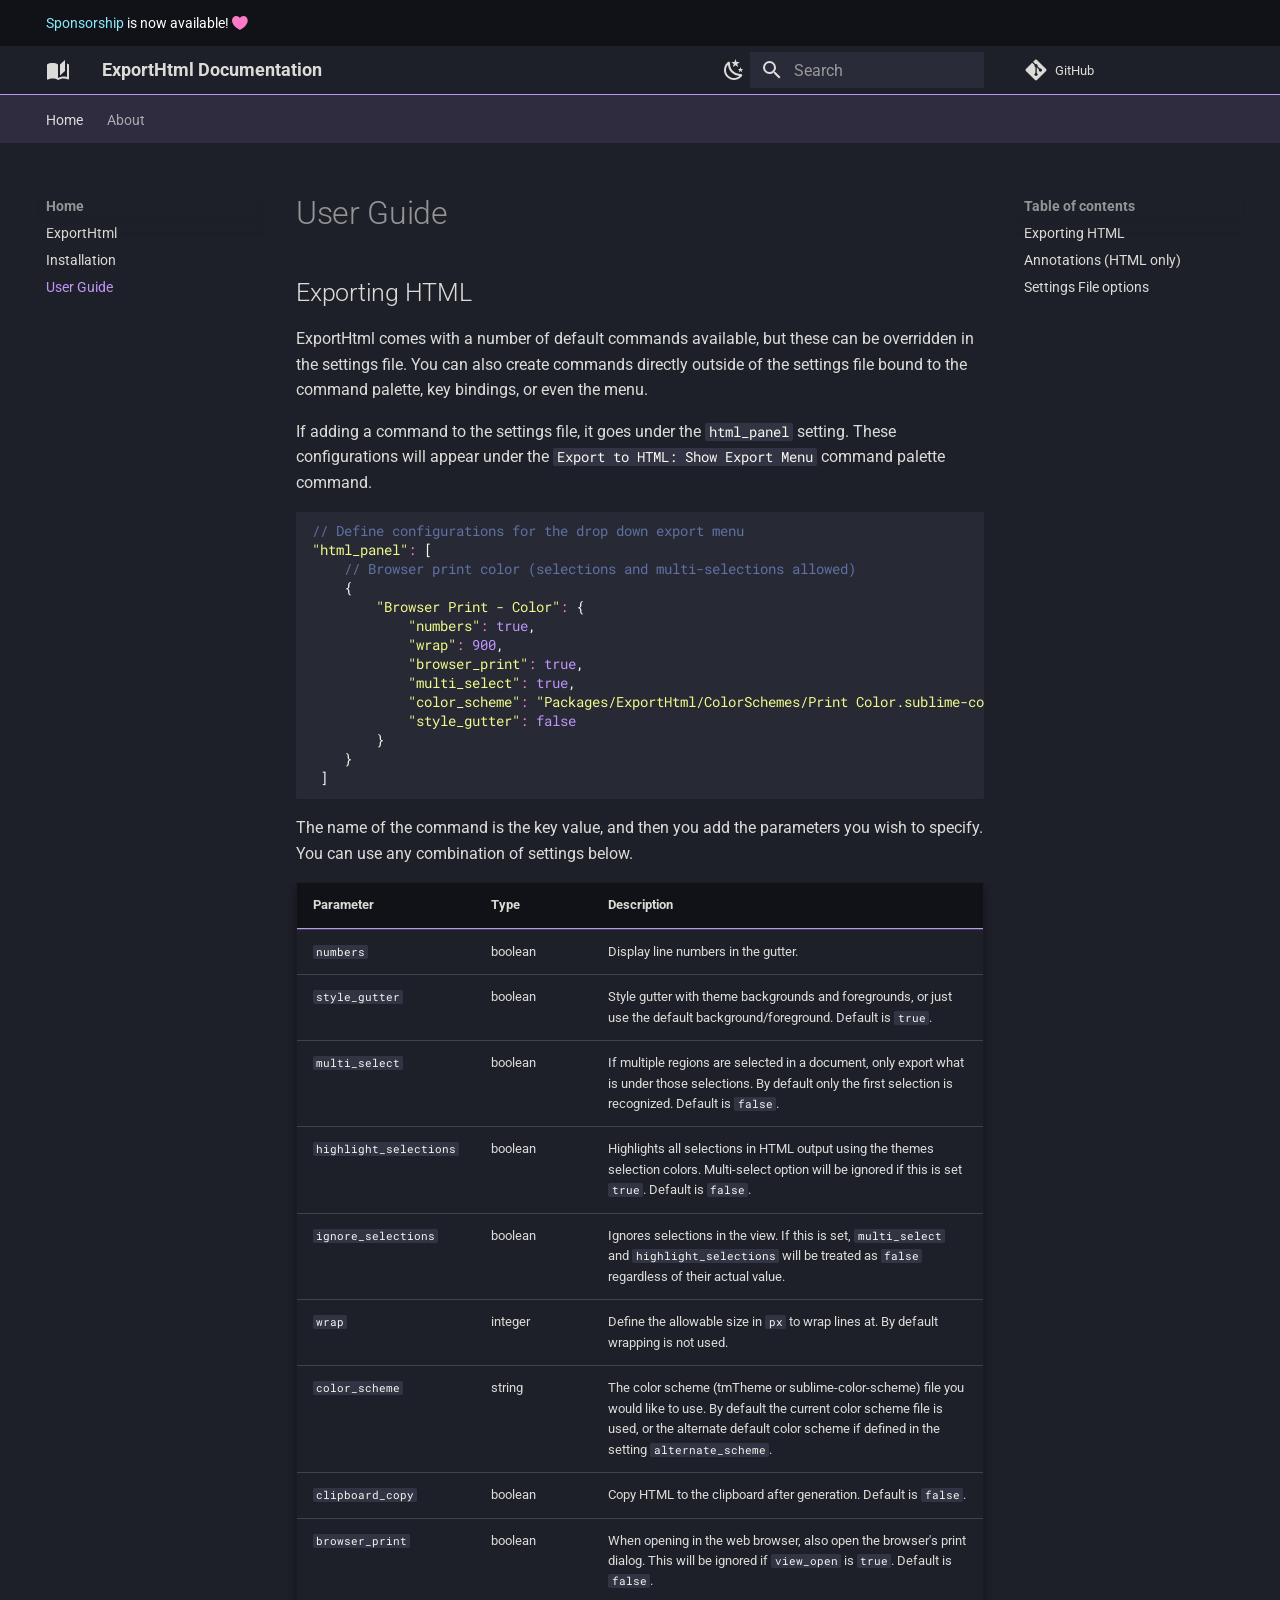
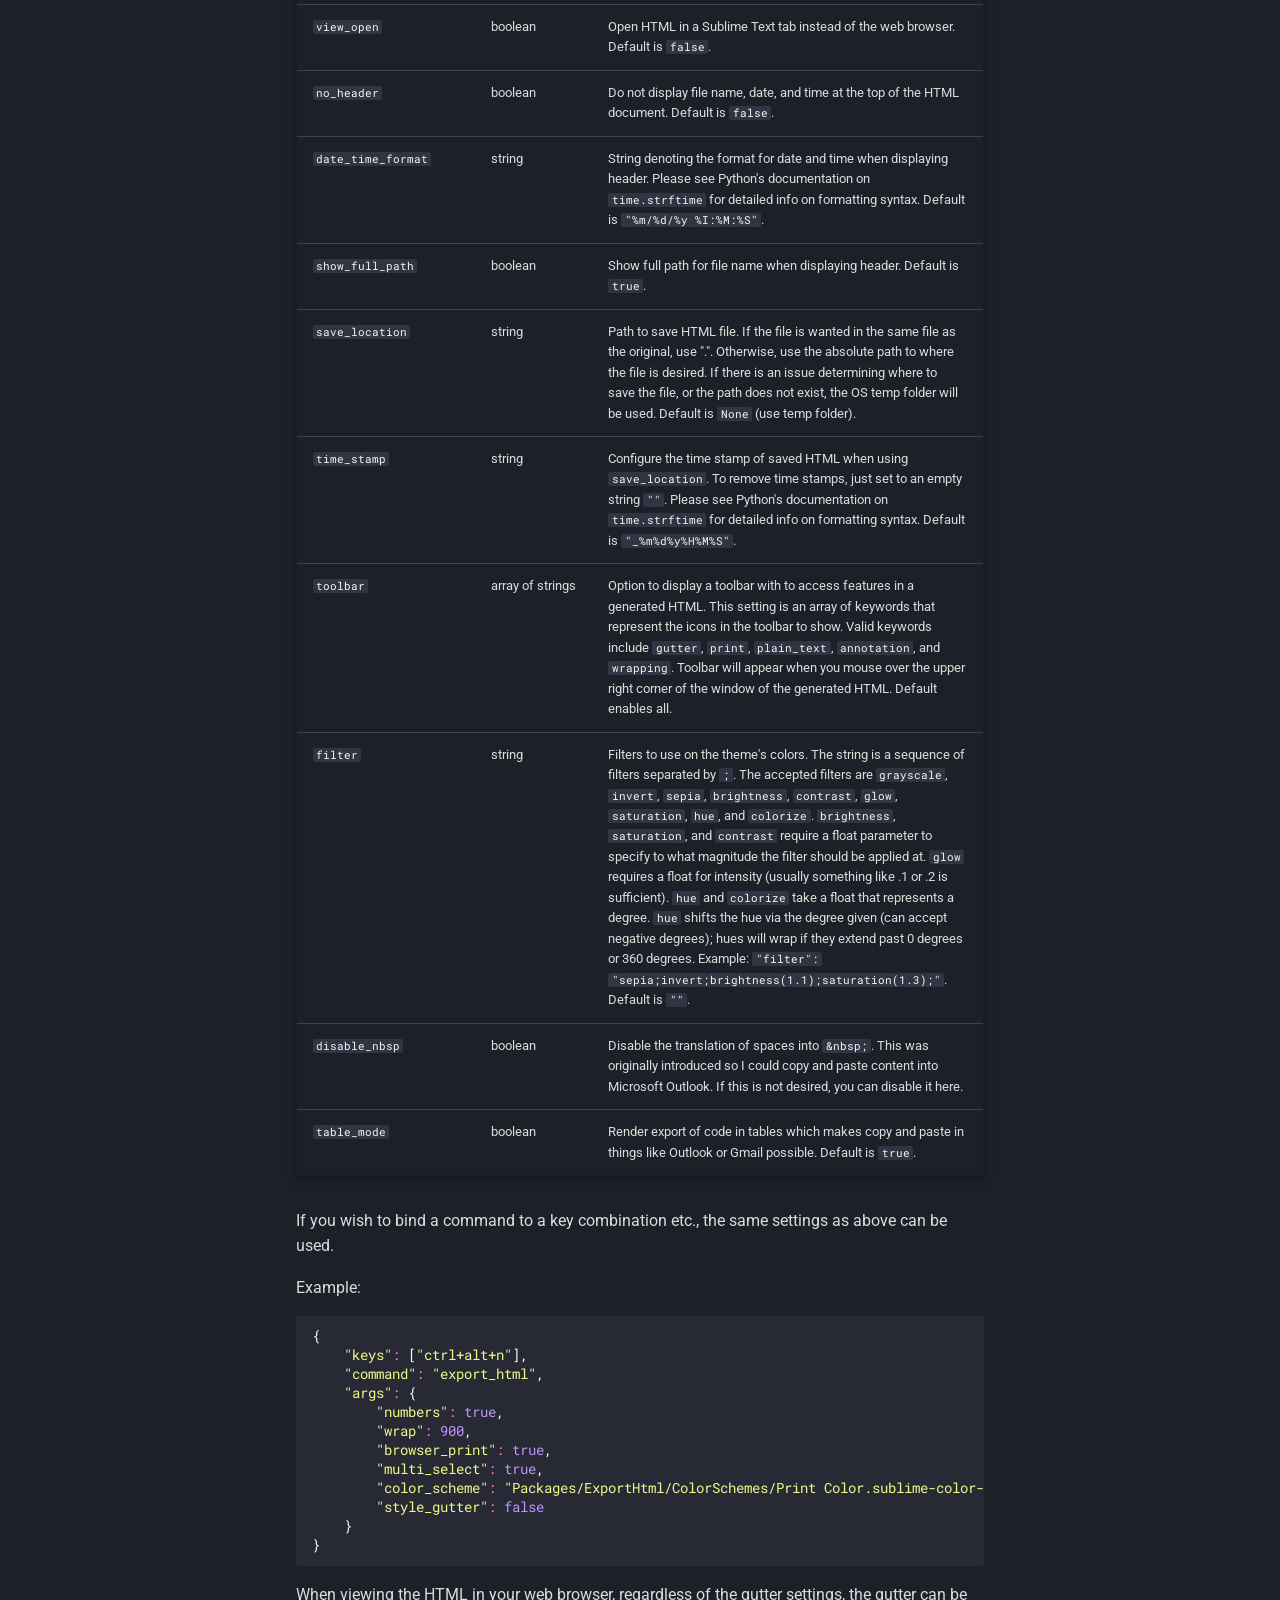
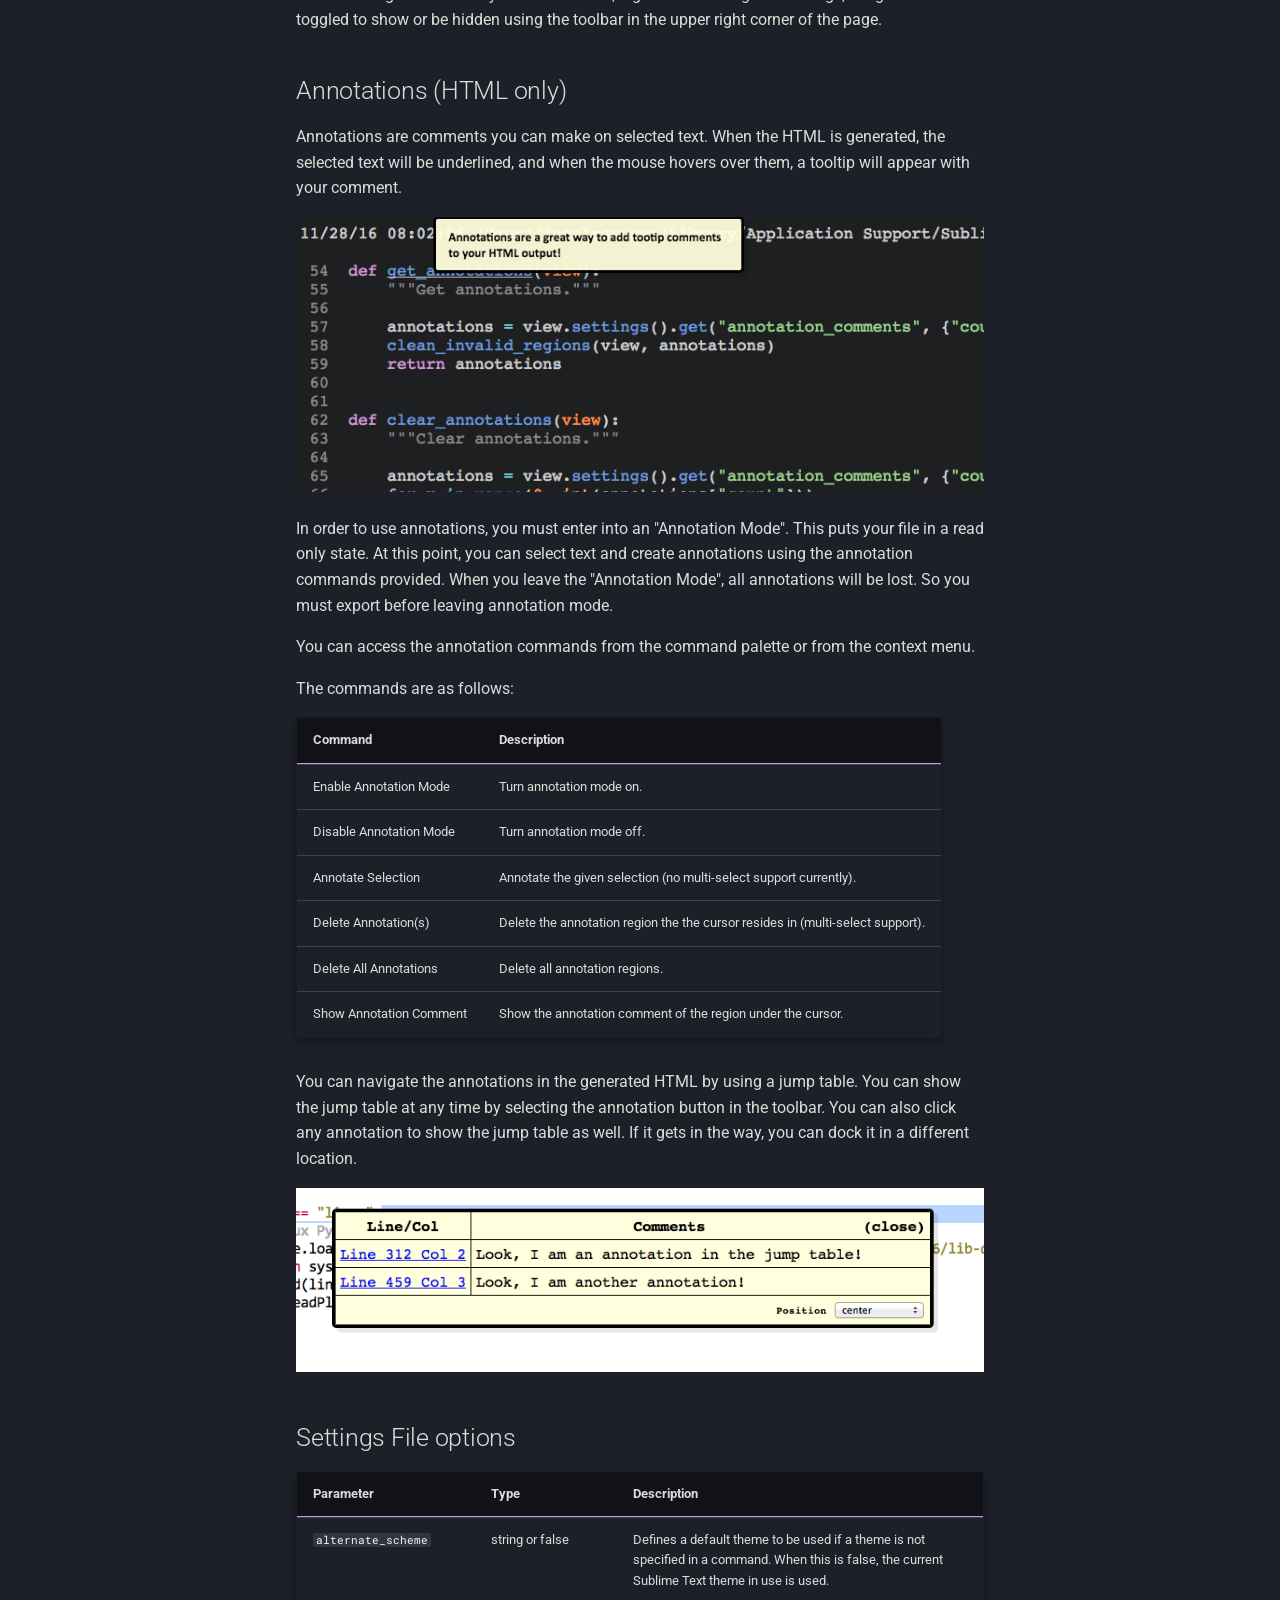
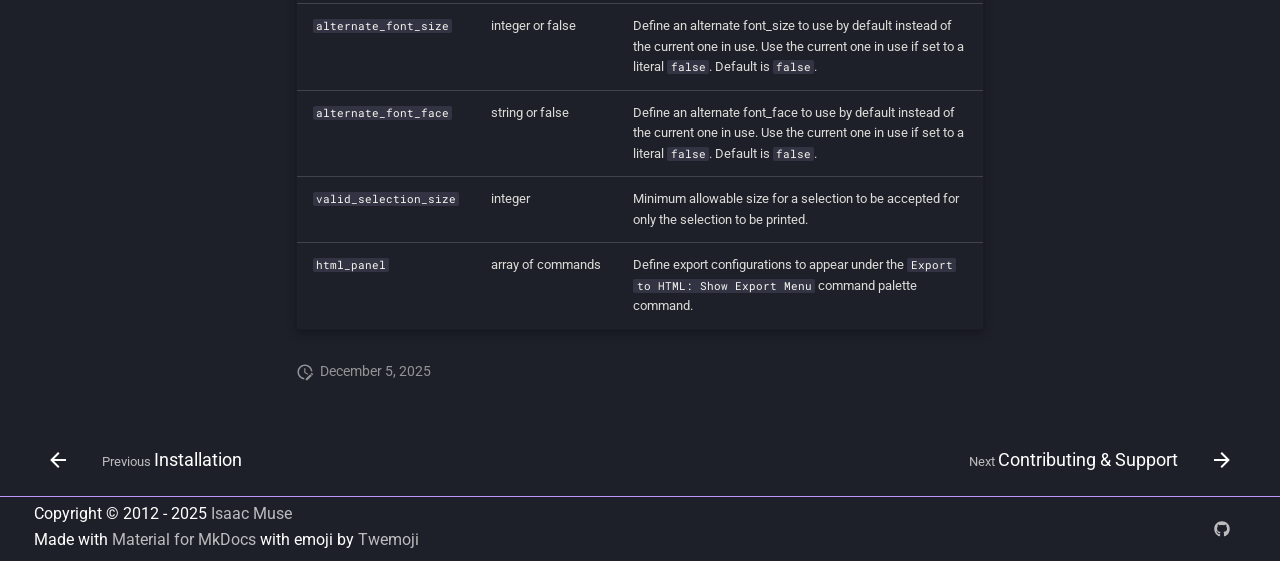
<file: usage/index.html>
<!doctype html><html lang=en class=no-js> <head><meta charset=utf-8><meta name=viewport content="width=device-width,initial-scale=1"><meta name=description content="Sublime Text plugin that exports code to HTML or BBCODE for copying, printing, or saving."><link href=https://facelessuser.github.io/ExportHtml/usage/ rel=canonical><link href=../installation/ rel=prev><link href=../about/contributing/ rel=next><link rel=icon href=../assets/images/favicon.png><meta name=generator content="mkdocs-1.6.1, mkdocs-material-9.7.0"><title>User Guide - ExportHtml Documentation</title><link rel=stylesheet href=../assets/stylesheets/main.618322db.min.css><link rel=stylesheet href=../assets/stylesheets/palette.ab4e12ef.min.css><script src=../assets/pymdownx-extras/material-extra-theme-2ek1P7jT.js type=text/javascript></script><script src=../assets/pymdownx-extras/material-extra-3rdparty-BUCF4rjN.js type=text/javascript></script><link rel=preconnect href=https://fonts.gstatic.com crossorigin><link rel=stylesheet href="https://fonts.googleapis.com/css?family=Roboto:300,300i,400,400i,700,700i%7CRoboto+Mono:400,400i,700,700i&display=fallback"><style>:root{--md-text-font:"Roboto";--md-code-font:"Roboto Mono"}</style><link rel=stylesheet href=../assets/pymdownx-extras/extra-c6ab11540a.css><script>__md_scope=new URL("..",location),__md_hash=e=>[...e].reduce(((e,_)=>(e<<5)-e+_.charCodeAt(0)),0),__md_get=(e,_=localStorage,t=__md_scope)=>JSON.parse(_.getItem(t.pathname+"."+e)),__md_set=(e,_,t=localStorage,a=__md_scope)=>{try{t.setItem(a.pathname+"."+e,JSON.stringify(_))}catch(e){}}</script></head> <body dir=ltr data-md-color-scheme=dracula data-md-color-primary=deep-purple data-md-color-accent=deep-purple> <input class=md-toggle data-md-toggle=drawer type=checkbox id=__drawer autocomplete=off> <input class=md-toggle data-md-toggle=search type=checkbox id=__search autocomplete=off> <label class=md-overlay for=__drawer></label> <div data-md-component=skip> <a href=#user-guide class=md-skip> Skip to content </a> </div> <div data-md-component=announce> <aside class=md-banner> <div class="md-banner__inner md-grid md-typeset"> <a href=../about/contributing/#become-a-sponsor>Sponsorship</a> is now available! <span class="twemoji heart-throb"> <svg xmlns=http://www.w3.org/2000/svg viewbox="0 0 16 16"><path d="M7.655 14.916zh-.002l-.006-.003-.018-.01a22 22 0 0 1-3.744-2.584C2.045 10.731 0 8.35 0 5.5 0 2.836 2.086 1 4.25 1 5.797 1 7.153 1.802 8 3.02 8.847 1.802 10.203 1 11.75 1 13.914 1 16 2.836 16 5.5c0 2.85-2.044 5.231-3.886 6.818a22 22 0 0 1-3.433 2.414 7 7 0 0 1-.31.17l-.018.01-.008.004a.75.75 0 0 1-.69 0"/></svg> </span> </div> </aside> </div> <header class=md-header data-md-component=header> <nav class="md-header__inner md-grid" aria-label=header.title> <a href=https://facelessuser.github.io/ExportHtml/ title="ExportHtml Documentation" class="md-header__button md-logo" aria-label="ExportHtml Documentation"> <svg xmlns=http://www.w3.org/2000/svg viewbox="0 0 24 24"><path d="m19 2-5 4.5v11l5-4.5zM6.5 5C4.55 5 2.45 5.4 1 6.5v14.66c0 .25.25.5.5.5.1 0 .15-.07.25-.07 1.35-.65 3.3-1.09 4.75-1.09 1.95 0 4.05.4 5.5 1.5 1.35-.85 3.8-1.5 5.5-1.5 1.65 0 3.35.31 4.75 1.06.1.05.15.03.25.03.25 0 .5-.25.5-.5V6.5c-.6-.45-1.25-.75-2-1V19c-1.1-.35-2.3-.5-3.5-.5-1.7 0-4.15.65-5.5 1.5V6.5C10.55 5.4 8.45 5 6.5 5"/></svg> </a> <label class="md-header__button md-icon" for=__drawer> <svg xmlns=http://www.w3.org/2000/svg viewbox="0 0 24 24"><path d="M3 6h18v2H3zm0 5h18v2H3zm0 5h18v2H3z"/></svg> </label> <div class=md-header__title data-md-component=header-title> <div class=md-header__ellipsis> <div class=md-header__topic> <span class=md-ellipsis> ExportHtml Documentation </span> </div> <div class=md-header__topic data-md-component=header-topic> <span class=md-ellipsis> User Guide </span> </div> </div> </div> <div class=md-header__options> <div class="md-header-nav__scheme md-header-nav__button md-source__icon md-icon"> <a href=javascript:toggleScheme(); title="Light mode" class=light-mode> <svg xmlns=http://www.w3.org/2000/svg viewbox="0 0 24 24"><path d="M12 7a5 5 0 0 1 5 5 5 5 0 0 1-5 5 5 5 0 0 1-5-5 5 5 0 0 1 5-5m0 2a3 3 0 0 0-3 3 3 3 0 0 0 3 3 3 3 0 0 0 3-3 3 3 0 0 0-3-3m0-7 2.39 3.42C13.65 5.15 12.84 5 12 5s-1.65.15-2.39.42zM3.34 7l4.16-.35A7.2 7.2 0 0 0 5.94 8.5c-.44.74-.69 1.5-.83 2.29zm.02 10 1.76-3.77a7.131 7.131 0 0 0 2.38 4.14zM20.65 7l-1.77 3.79a7.02 7.02 0 0 0-2.38-4.15zm-.01 10-4.14.36c.59-.51 1.12-1.14 1.54-1.86.42-.73.69-1.5.83-2.29zM12 22l-2.41-3.44c.74.27 1.55.44 2.41.44.82 0 1.63-.17 2.37-.44z"/></svg> </a> <a href=javascript:toggleScheme(); title="Dark mode" class=dark-mode> <svg xmlns=http://www.w3.org/2000/svg viewbox="0 0 24 24"><path d="m17.75 4.09-2.53 1.94.91 3.06-2.63-1.81-2.63 1.81.91-3.06-2.53-1.94L12.44 4l1.06-3 1.06 3zm3.5 6.91-1.64 1.25.59 1.98-1.7-1.17-1.7 1.17.59-1.98L15.75 11l2.06-.05L18.5 9l.69 1.95zm-2.28 4.95c.83-.08 1.72 1.1 1.19 1.85-.32.45-.66.87-1.08 1.27C15.17 23 8.84 23 4.94 19.07c-3.91-3.9-3.91-10.24 0-14.14.4-.4.82-.76 1.27-1.08.75-.53 1.93.36 1.85 1.19-.27 2.86.69 5.83 2.89 8.02a9.96 9.96 0 0 0 8.02 2.89m-1.64 2.02a12.08 12.08 0 0 1-7.8-3.47c-2.17-2.19-3.33-5-3.49-7.82-2.81 3.14-2.7 7.96.31 10.98 3.02 3.01 7.84 3.12 10.98.31"/></svg> </a> <a href=javascript:toggleScheme(); title="System preference" class=system-mode> <svg xmlns=http://www.w3.org/2000/svg viewbox="0 0 24 24"><path d="M7.5 2c-1.79 1.15-3 3.18-3 5.5s1.21 4.35 3.03 5.5C4.46 13 2 10.54 2 7.5A5.5 5.5 0 0 1 7.5 2m11.57 1.5 1.43 1.43L4.93 20.5 3.5 19.07zm-6.18 2.43L11.41 5 9.97 6l.42-1.7L9 3.24l1.75-.12.58-1.65L12 3.1l1.73.03-1.35 1.13zm-3.3 3.61-1.16-.73-1.12.78.34-1.32-1.09-.83 1.36-.09.45-1.29.51 1.27 1.36.03-1.05.87zM19 13.5a5.5 5.5 0 0 1-5.5 5.5c-1.22 0-2.35-.4-3.26-1.07l7.69-7.69c.67.91 1.07 2.04 1.07 3.26m-4.4 6.58 2.77-1.15-.24 3.35zm4.33-2.7 1.15-2.77 2.2 2.54zm1.15-4.96-1.14-2.78 3.34.24zM9.63 18.93l2.77 1.15-2.53 2.19z"/></svg> </a> <a href=javascript:toggleScheme(); title="Unknown scheme" class=unknown-mode> <svg xmlns=http://www.w3.org/2000/svg viewbox="0 0 24 24"><path d="m15.07 11.25-.9.92C13.45 12.89 13 13.5 13 15h-2v-.5c0-1.11.45-2.11 1.17-2.83l1.24-1.26c.37-.36.59-.86.59-1.41a2 2 0 0 0-2-2 2 2 0 0 0-2 2H8a4 4 0 0 1 4-4 4 4 0 0 1 4 4 3.2 3.2 0 0 1-.93 2.25M13 19h-2v-2h2M12 2A10 10 0 0 0 2 12a10 10 0 0 0 10 10 10 10 0 0 0 10-10c0-5.53-4.5-10-10-10"/></svg> </a> </div> </div> <label class="md-header__button md-icon" for=__search> <svg xmlns=http://www.w3.org/2000/svg viewbox="0 0 24 24"><path d="M9.5 3A6.5 6.5 0 0 1 16 9.5c0 1.61-.59 3.09-1.56 4.23l.27.27h.79l5 5-1.5 1.5-5-5v-.79l-.27-.27A6.52 6.52 0 0 1 9.5 16 6.5 6.5 0 0 1 3 9.5 6.5 6.5 0 0 1 9.5 3m0 2C7 5 5 7 5 9.5S7 14 9.5 14 14 12 14 9.5 12 5 9.5 5"/></svg> </label> <div class=md-search data-md-component=search role=dialog> <label class=md-search__overlay for=__search></label> <div class=md-search__inner role=search> <form class=md-search__form name=search> <input type=text class=md-search__input name=query aria-label=Search placeholder=Search autocapitalize=off autocorrect=off autocomplete=off spellcheck=false data-md-component=search-query required> <label class="md-search__icon md-icon" for=__search> <svg xmlns=http://www.w3.org/2000/svg viewbox="0 0 24 24"><path d="M9.5 3A6.5 6.5 0 0 1 16 9.5c0 1.61-.59 3.09-1.56 4.23l.27.27h.79l5 5-1.5 1.5-5-5v-.79l-.27-.27A6.52 6.52 0 0 1 9.5 16 6.5 6.5 0 0 1 3 9.5 6.5 6.5 0 0 1 9.5 3m0 2C7 5 5 7 5 9.5S7 14 9.5 14 14 12 14 9.5 12 5 9.5 5"/></svg> <svg xmlns=http://www.w3.org/2000/svg viewbox="0 0 24 24"><path d="M20 11v2H8l5.5 5.5-1.42 1.42L4.16 12l7.92-7.92L13.5 5.5 8 11z"/></svg> </label> <nav class=md-search__options aria-label=Search> <button type=reset class="md-search__icon md-icon" title=Clear aria-label=Clear tabindex=-1> <svg xmlns=http://www.w3.org/2000/svg viewbox="0 0 24 24"><path d="M19 6.41 17.59 5 12 10.59 6.41 5 5 6.41 10.59 12 5 17.59 6.41 19 12 13.41 17.59 19 19 17.59 13.41 12z"/></svg> </button> </nav> </form> <div class=md-search__output> <div class=md-search__scrollwrap tabindex=0 data-md-scrollfix> <div class=md-search-result data-md-component=search-result> <div class=md-search-result__meta> Initializing search </div> <ol class=md-search-result__list role=presentation></ol> </div> </div> </div> </div> </div> <div class=md-header__source> <a href=https://github.com/facelessuser/ExportHtml title="Go to repository" class=md-source data-md-component=source> <div class="md-source__icon md-icon"> <svg xmlns=http://www.w3.org/2000/svg viewbox="0 0 448 512"><!-- Font Awesome Free 7.1.0 by @fontawesome - https://fontawesome.com License - https://fontawesome.com/license/free (Icons: CC BY 4.0, Fonts: SIL OFL 1.1, Code: MIT License) Copyright 2025 Fonticons, Inc.--><path d="M439.6 236.1 244 40.5c-5.4-5.5-12.8-8.5-20.4-8.5s-15 3-20.4 8.4L162.5 81l51.5 51.5c27.1-9.1 52.7 16.8 43.4 43.7l49.7 49.7c34.2-11.8 61.2 31 35.5 56.7-26.5 26.5-70.2-2.9-56-37.3L240.3 199v121.9c25.3 12.5 22.3 41.8 9.1 55-6.4 6.4-15.2 10.1-24.3 10.1s-17.8-3.6-24.3-10.1c-17.6-17.6-11.1-46.9 11.2-56v-123c-20.8-8.5-24.6-30.7-18.6-45L142.6 101 8.5 235.1C3 240.6 0 247.9 0 255.5s3 15 8.5 20.4l195.6 195.7c5.4 5.4 12.7 8.4 20.4 8.4s15-3 20.4-8.4l194.7-194.7c5.4-5.4 8.4-12.8 8.4-20.4s-3-15-8.4-20.4"/></svg> </div> <div class=md-source__repository> GitHub </div> </a> </div> </nav> </header> <div class=md-container data-md-component=container> <nav class=md-tabs aria-label=Tabs data-md-component=tabs> <div class=md-grid> <ul class=md-tabs__list> <li class="md-tabs__item md-tabs__item--active"> <a href=.. class=md-tabs__link> Home </a> </li> <li class=md-tabs__item> <a href=../about/contributing/ class=md-tabs__link> About </a> </li> </ul> </div> </nav> <main class=md-main data-md-component=main> <div class="md-main__inner md-grid"> <div class="md-sidebar md-sidebar--primary" data-md-component=sidebar data-md-type=navigation> <div class=md-sidebar__scrollwrap> <div class=md-sidebar__inner> <nav class="md-nav md-nav--primary md-nav--lifted" aria-label=Navigation data-md-level=0> <label class=md-nav__title for=__drawer> <a href=.. title="ExportHtml Documentation" class="md-nav__button md-logo" aria-label="ExportHtml Documentation" data-md-component=logo> <svg xmlns=http://www.w3.org/2000/svg viewbox="0 0 24 24"><path d="m19 2-5 4.5v11l5-4.5zM6.5 5C4.55 5 2.45 5.4 1 6.5v14.66c0 .25.25.5.5.5.1 0 .15-.07.25-.07 1.35-.65 3.3-1.09 4.75-1.09 1.95 0 4.05.4 5.5 1.5 1.35-.85 3.8-1.5 5.5-1.5 1.65 0 3.35.31 4.75 1.06.1.05.15.03.25.03.25 0 .5-.25.5-.5V6.5c-.6-.45-1.25-.75-2-1V19c-1.1-.35-2.3-.5-3.5-.5-1.7 0-4.15.65-5.5 1.5V6.5C10.55 5.4 8.45 5 6.5 5"/></svg> </a> ExportHtml Documentation </label> <div class=md-nav__source> <a href=https://github.com/facelessuser/ExportHtml title="Go to repository" class=md-source data-md-component=source> <div class="md-source__icon md-icon"> <svg xmlns=http://www.w3.org/2000/svg viewbox="0 0 448 512"><!-- Font Awesome Free 7.1.0 by @fontawesome - https://fontawesome.com License - https://fontawesome.com/license/free (Icons: CC BY 4.0, Fonts: SIL OFL 1.1, Code: MIT License) Copyright 2025 Fonticons, Inc.--><path d="M439.6 236.1 244 40.5c-5.4-5.5-12.8-8.5-20.4-8.5s-15 3-20.4 8.4L162.5 81l51.5 51.5c27.1-9.1 52.7 16.8 43.4 43.7l49.7 49.7c34.2-11.8 61.2 31 35.5 56.7-26.5 26.5-70.2-2.9-56-37.3L240.3 199v121.9c25.3 12.5 22.3 41.8 9.1 55-6.4 6.4-15.2 10.1-24.3 10.1s-17.8-3.6-24.3-10.1c-17.6-17.6-11.1-46.9 11.2-56v-123c-20.8-8.5-24.6-30.7-18.6-45L142.6 101 8.5 235.1C3 240.6 0 247.9 0 255.5s3 15 8.5 20.4l195.6 195.7c5.4 5.4 12.7 8.4 20.4 8.4s15-3 20.4-8.4l194.7-194.7c5.4-5.4 8.4-12.8 8.4-20.4s-3-15-8.4-20.4"/></svg> </div> <div class=md-source__repository> GitHub </div> </a> </div> <ul class=md-nav__list data-md-scrollfix> <li class="md-nav__item md-nav__item--active md-nav__item--section md-nav__item--nested"> <input class="md-nav__toggle md-toggle " type=checkbox id=__nav_1 checked> <label class=md-nav__link for=__nav_1 id=__nav_1_label tabindex> <span class=md-ellipsis> Home </span> <span class="md-nav__icon md-icon"></span> </label> <nav class=md-nav data-md-level=1 aria-labelledby=__nav_1_label aria-expanded=true> <label class=md-nav__title for=__nav_1> <span class="md-nav__icon md-icon"></span> Home </label> <ul class=md-nav__list data-md-scrollfix> <li class=md-nav__item> <a href=.. class=md-nav__link> <span class=md-ellipsis> ExportHtml </span> </a> </li> <li class=md-nav__item> <a href=../installation/ class=md-nav__link> <span class=md-ellipsis> Installation </span> </a> </li> <li class="md-nav__item md-nav__item--active"> <input class="md-nav__toggle md-toggle" type=checkbox id=__toc> <label class="md-nav__link md-nav__link--active" for=__toc> <span class=md-ellipsis> User Guide </span> <span class="md-nav__icon md-icon"></span> </label> <a href=./ class="md-nav__link md-nav__link--active"> <span class=md-ellipsis> User Guide </span> </a> <nav class="md-nav md-nav--secondary" aria-label="Table of contents"> <label class=md-nav__title for=__toc> <span class="md-nav__icon md-icon"></span> Table of contents </label> <ul class=md-nav__list data-md-component=toc data-md-scrollfix> <li class=md-nav__item> <a href=#exporting-html class=md-nav__link> <span class=md-ellipsis> Exporting HTML </span> </a> </li> <li class=md-nav__item> <a href=#annotations-html-only class=md-nav__link> <span class=md-ellipsis> Annotations (HTML only) </span> </a> </li> <li class=md-nav__item> <a href=#settings-file-options class=md-nav__link> <span class=md-ellipsis> Settings File options </span> </a> </li> </ul> </nav> </li> </ul> </nav> </li> <li class="md-nav__item md-nav__item--nested"> <input class="md-nav__toggle md-toggle " type=checkbox id=__nav_2> <label class=md-nav__link for=__nav_2 id=__nav_2_label tabindex=0> <span class=md-ellipsis> About </span> <span class="md-nav__icon md-icon"></span> </label> <nav class=md-nav data-md-level=1 aria-labelledby=__nav_2_label aria-expanded=false> <label class=md-nav__title for=__nav_2> <span class="md-nav__icon md-icon"></span> About </label> <ul class=md-nav__list data-md-scrollfix> <li class=md-nav__item> <a href=../about/contributing/ class=md-nav__link> <span class=md-ellipsis> Contributing &amp; Support </span> </a> </li> <li class=md-nav__item> <a href=../about/license/ class=md-nav__link> <span class=md-ellipsis> License </span> </a> </li> </ul> </nav> </li> </ul> </nav> </div> </div> </div> <div class="md-sidebar md-sidebar--secondary" data-md-component=sidebar data-md-type=toc> <div class=md-sidebar__scrollwrap> <div class=md-sidebar__inner> <nav class="md-nav md-nav--secondary" aria-label="Table of contents"> <label class=md-nav__title for=__toc> <span class="md-nav__icon md-icon"></span> Table of contents </label> <ul class=md-nav__list data-md-component=toc data-md-scrollfix> <li class=md-nav__item> <a href=#exporting-html class=md-nav__link> <span class=md-ellipsis> Exporting HTML </span> </a> </li> <li class=md-nav__item> <a href=#annotations-html-only class=md-nav__link> <span class=md-ellipsis> Annotations (HTML only) </span> </a> </li> <li class=md-nav__item> <a href=#settings-file-options class=md-nav__link> <span class=md-ellipsis> Settings File options </span> </a> </li> </ul> </nav> </div> </div> </div> <div class=md-content data-md-component=content> <article class="md-content__inner md-typeset"> <h1 id=user-guide>User Guide<a class=headerlink href=#user-guide title="Permanent link"></a></h1> <h2 id=exporting-html>Exporting HTML<a class=headerlink href=#exporting-html title="Permanent link"></a></h2> <p>ExportHtml comes with a number of default commands available, but these can be overridden in the settings file. You can also create commands directly outside of the settings file bound to the command palette, key bindings, or even the menu.</p> <p>If adding a command to the settings file, it goes under the <code>html_panel</code> setting. These configurations will appear under the <code>Export to HTML: Show Export Menu</code> command palette command.</p> <div class=highlight><pre><span></span><code><span class=c1>// Define configurations for the drop down export menu</span>
<span class=s2>&quot;html_panel&quot;</span><span class=o>:</span><span class=w> </span><span class=p>[</span>
<span class=w>    </span><span class=c1>// Browser print color (selections and multi-selections allowed)</span>
<span class=w>    </span><span class=p>{</span>
<span class=w>        </span><span class=s2>&quot;Browser Print - Color&quot;</span><span class=o>:</span><span class=w> </span><span class=p>{</span>
<span class=w>            </span><span class=s2>&quot;numbers&quot;</span><span class=o>:</span><span class=w> </span><span class=kc>true</span><span class=p>,</span>
<span class=w>            </span><span class=s2>&quot;wrap&quot;</span><span class=o>:</span><span class=w> </span><span class=mf>900</span><span class=p>,</span>
<span class=w>            </span><span class=s2>&quot;browser_print&quot;</span><span class=o>:</span><span class=w> </span><span class=kc>true</span><span class=p>,</span>
<span class=w>            </span><span class=s2>&quot;multi_select&quot;</span><span class=o>:</span><span class=w> </span><span class=kc>true</span><span class=p>,</span>
<span class=w>            </span><span class=s2>&quot;color_scheme&quot;</span><span class=o>:</span><span class=w> </span><span class=s2>&quot;Packages/ExportHtml/ColorSchemes/Print Color.sublime-color-scheme&quot;</span><span class=p>,</span>
<span class=w>            </span><span class=s2>&quot;style_gutter&quot;</span><span class=o>:</span><span class=w> </span><span class=kc>false</span>
<span class=w>        </span><span class=p>}</span>
<span class=w>    </span><span class=p>}</span>
<span class=w> </span><span class=p>]</span>
</code></pre></div> <p>The name of the command is the key value, and then you add the parameters you wish to specify. You can use any combination of settings below.</p> <table> <thead> <tr> <th>Parameter</th> <th>Type</th> <th>Description</th> </tr> </thead> <tbody> <tr> <td><code>numbers</code></td> <td>boolean</td> <td>Display line numbers in the gutter.</td> </tr> <tr> <td><code>style_gutter</code></td> <td>boolean</td> <td>Style gutter with theme backgrounds and foregrounds, or just use the default background/foreground. Default is <code>true</code>.</td> </tr> <tr> <td><code>multi_select</code></td> <td>boolean</td> <td>If multiple regions are selected in a document, only export what is under those selections. By default only the first selection is recognized. Default is <code>false</code>.</td> </tr> <tr> <td><code>highlight_selections</code></td> <td>boolean</td> <td>Highlights all selections in HTML output using the themes selection colors. Multi-select option will be ignored if this is set <code>true</code>. Default is <code>false</code>.</td> </tr> <tr> <td><code>ignore_selections</code></td> <td>boolean</td> <td>Ignores selections in the view. If this is set, <code>multi_select</code> and <code>highlight_selections</code> will be treated as <code>false</code> regardless of their actual value.</td> </tr> <tr> <td><code>wrap</code></td> <td>integer</td> <td>Define the allowable size in <code>px</code> to wrap lines at. By default wrapping is not used.</td> </tr> <tr> <td><code>color_scheme</code></td> <td>string</td> <td>The color scheme (tmTheme or sublime-color-scheme) file you would like to use. By default the current color scheme file is used, or the alternate default color scheme if defined in the setting <code>alternate_scheme</code>.</td> </tr> <tr> <td><code>clipboard_copy</code></td> <td>boolean</td> <td>Copy HTML to the clipboard after generation. Default is <code>false</code>.</td> </tr> <tr> <td><code>browser_print</code></td> <td>boolean</td> <td>When opening in the web browser, also open the browser's print dialog. This will be ignored if <code>view_open</code> is <code>true</code>. Default is <code>false</code>.</td> </tr> <tr> <td><code>view_open</code></td> <td>boolean</td> <td>Open HTML in a Sublime Text tab instead of the web browser. Default is <code>false</code>.</td> </tr> <tr> <td><code>no_header</code></td> <td>boolean</td> <td>Do not display file name, date, and time at the top of the HTML document. Default is <code>false</code>.</td> </tr> <tr> <td><code>date_time_format</code></td> <td>string</td> <td>String denoting the format for date and time when displaying header. Please see Python's documentation on <code>time.strftime</code> for detailed info on formatting syntax. Default is <code>"%m/%d/%y %I:%M:%S"</code>.</td> </tr> <tr> <td><code>show_full_path</code></td> <td>boolean</td> <td>Show full path for file name when displaying header. Default is <code>true</code>.</td> </tr> <tr> <td><code>save_location</code></td> <td>string</td> <td>Path to save HTML file. If the file is wanted in the same file as the original, use ".". Otherwise, use the absolute path to where the file is desired. If there is an issue determining where to save the file, or the path does not exist, the OS temp folder will be used. Default is <code>None</code> (use temp folder).</td> </tr> <tr> <td><code>time_stamp</code></td> <td>string</td> <td>Configure the time stamp of saved HTML when using <code>save_location</code>. To remove time stamps, just set to an empty string <code>""</code>. Please see Python's documentation on <code>time.strftime</code> for detailed info on formatting syntax. Default is <code>"_%m%d%y%H%M%S"</code>.</td> </tr> <tr> <td><code>toolbar</code></td> <td>array&nbsp;of&nbsp;strings</td> <td>Option to display a toolbar with to access features in a generated HTML. This setting is an array of keywords that represent the icons in the toolbar to show. Valid keywords include <code>gutter</code>, <code>print</code>, <code>plain_text</code>, <code>annotation</code>, and <code>wrapping</code>. Toolbar will appear when you mouse over the upper right corner of the window of the generated HTML. Default enables all.</td> </tr> <tr> <td><code>filter</code></td> <td>string</td> <td>Filters to use on the theme's colors. The string is a sequence of filters separated by <code>;</code>. The accepted filters are <code>grayscale</code>, <code>invert</code>, <code>sepia</code>, <code>brightness</code>, <code>contrast</code>, <code>glow</code>, <code>saturation</code>, <code>hue</code>, and <code>colorize</code>. <code>brightness</code>, <code>saturation</code>, and <code>contrast</code> require a float parameter to specify to what magnitude the filter should be applied at. <code>glow</code> requires a float for intensity (usually something like .1 or .2 is sufficient). <code>hue</code> and <code>colorize</code> take a float that represents a degree. <code>hue</code> shifts the hue via the degree given (can accept negative degrees); hues will wrap if they extend past 0 degrees or 360 degrees. Example: <code>"filter": "sepia;invert;brightness(1.1);saturation(1.3);"</code>. Default is <code>""</code>.</td> </tr> <tr> <td><code>disable_nbsp</code></td> <td>boolean</td> <td>Disable the translation of spaces into <code>&amp;nbsp;</code>. This was originally introduced so I could copy and paste content into Microsoft Outlook. If this is not desired, you can disable it here.</td> </tr> <tr> <td><code>table_mode</code></td> <td>boolean</td> <td>Render export of code in tables which makes copy and paste in things like Outlook or Gmail possible. Default is <code>true</code>.</td> </tr> </tbody> </table> <p>If you wish to bind a command to a key combination etc., the same settings as above can be used.</p> <p>Example:</p> <div class=highlight><pre><span></span><code><span class=p>{</span>
<span class=w>    </span><span class=s2>&quot;keys&quot;</span><span class=o>:</span><span class=w> </span><span class=p>[</span><span class=s2>&quot;ctrl+alt+n&quot;</span><span class=p>],</span>
<span class=w>    </span><span class=s2>&quot;command&quot;</span><span class=o>:</span><span class=w> </span><span class=s2>&quot;export_html&quot;</span><span class=p>,</span>
<span class=w>    </span><span class=s2>&quot;args&quot;</span><span class=o>:</span><span class=w> </span><span class=p>{</span>
<span class=w>        </span><span class=s2>&quot;numbers&quot;</span><span class=o>:</span><span class=w> </span><span class=kc>true</span><span class=p>,</span>
<span class=w>        </span><span class=s2>&quot;wrap&quot;</span><span class=o>:</span><span class=w> </span><span class=mf>900</span><span class=p>,</span>
<span class=w>        </span><span class=s2>&quot;browser_print&quot;</span><span class=o>:</span><span class=w> </span><span class=kc>true</span><span class=p>,</span>
<span class=w>        </span><span class=s2>&quot;multi_select&quot;</span><span class=o>:</span><span class=w> </span><span class=kc>true</span><span class=p>,</span>
<span class=w>        </span><span class=s2>&quot;color_scheme&quot;</span><span class=o>:</span><span class=w> </span><span class=s2>&quot;Packages/ExportHtml/ColorSchemes/Print Color.sublime-color-scheme&quot;</span><span class=p>,</span>
<span class=w>        </span><span class=s2>&quot;style_gutter&quot;</span><span class=o>:</span><span class=w> </span><span class=kc>false</span>
<span class=w>    </span><span class=p>}</span>
<span class=p>}</span>
</code></pre></div> <p>When viewing the HTML in your web browser, regardless of the gutter settings, the gutter can be toggled to show or be hidden using the toolbar in the upper right corner of the page.</p> <h2 id=annotations-html-only>Annotations (HTML only)<a class=headerlink href=#annotations-html-only title="Permanent link"></a></h2> <p>Annotations are comments you can make on selected text. When the HTML is generated, the selected text will be underlined, and when the mouse hovers over them, a tooltip will appear with your comment.</p> <p><img alt=annotation_preview src=../images/annotation_preview.png></p> <p>In order to use annotations, you must enter into an "Annotation Mode". This puts your file in a read only state. At this point, you can select text and create annotations using the annotation commands provided. When you leave the "Annotation Mode", all annotations will be lost. So you must export before leaving annotation mode.</p> <p>You can access the annotation commands from the command palette or from the context menu.</p> <p>The commands are as follows:</p> <table> <thead> <tr> <th>Command</th> <th>Description</th> </tr> </thead> <tbody> <tr> <td>Enable Annotation Mode</td> <td>Turn annotation mode on.</td> </tr> <tr> <td>Disable Annotation Mode</td> <td>Turn annotation mode off.</td> </tr> <tr> <td>Annotate Selection</td> <td>Annotate the given selection (no multi-select support currently).</td> </tr> <tr> <td>Delete Annotation(s)</td> <td>Delete the annotation region the the cursor resides in (multi-select support).</td> </tr> <tr> <td>Delete All Annotations</td> <td>Delete all annotation regions.</td> </tr> <tr> <td>Show Annotation Comment</td> <td>Show the annotation comment of the region under the cursor.</td> </tr> </tbody> </table> <p>You can navigate the annotations in the generated HTML by using a jump table. You can show the jump table at any time by selecting the annotation button in the toolbar. You can also click any annotation to show the jump table as well. If it gets in the way, you can dock it in a different location.</p> <p><img alt=annotation_table_preview src=../images/annotation_table_preview.png></p> <h2 id=settings-file-options>Settings File options<a class=headerlink href=#settings-file-options title="Permanent link"></a></h2> <table> <thead> <tr> <th>Parameter</th> <th>Type</th> <th>Description</th> </tr> </thead> <tbody> <tr> <td><code>alternate_scheme</code></td> <td>string&nbsp;or&nbsp;false</td> <td>Defines a default theme to be used if a theme is not specified in a command. When this is false, the current Sublime Text theme in use is used.</td> </tr> <tr> <td><code>alternate_font_size</code></td> <td>integer&nbsp;or&nbsp;false</td> <td>Define an alternate font_size to use by default instead of the current one in use. Use the current one in use if set to a literal <code>false</code>. Default is <code>false</code>.</td> </tr> <tr> <td><code>alternate_font_face</code></td> <td>string&nbsp;or&nbsp;false</td> <td>Define an alternate font_face to use by default instead of the current one in use. Use the current one in use if set to a literal <code>false</code>. Default is <code>false</code>.</td> </tr> <tr> <td><code>valid_selection_size</code></td> <td>integer</td> <td>Minimum allowable size for a selection to be accepted for only the selection to be printed.</td> </tr> <tr> <td><code>html_panel</code></td> <td>array&nbsp;of&nbsp;commands</td> <td>Define export configurations to appear under the <code>Export to HTML: Show Export Menu</code> command palette command.</td> </tr> </tbody> </table> <aside class=md-source-file> <span class=md-source-file__fact> <span class=md-icon title="Last update"> <svg xmlns=http://www.w3.org/2000/svg viewbox="0 0 24 24"><path d="M21 13.1c-.1 0-.3.1-.4.2l-1 1 2.1 2.1 1-1c.2-.2.2-.6 0-.8l-1.3-1.3c-.1-.1-.2-.2-.4-.2m-1.9 1.8-6.1 6V23h2.1l6.1-6.1zM12.5 7v5.2l4 2.4-1 1L11 13V7zM11 21.9c-5.1-.5-9-4.8-9-9.9C2 6.5 6.5 2 12 2c5.3 0 9.6 4.1 10 9.3-.3-.1-.6-.2-1-.2s-.7.1-1 .2C19.6 7.2 16.2 4 12 4c-4.4 0-8 3.6-8 8 0 4.1 3.1 7.5 7.1 7.9l-.1.2z"/></svg> </span> <span class="git-revision-date-localized-plugin git-revision-date-localized-plugin-date" title="December 5, 2025 13:47:16 UTC">December 5, 2025</span> </span> </aside> </article> </div> <script>var target=document.getElementById(location.hash.slice(1));target&&target.name&&(target.checked=target.name.startsWith("__tabbed_"))</script> </div> <button type=button class="md-top md-icon" data-md-component=top hidden> <svg xmlns=http://www.w3.org/2000/svg viewbox="0 0 24 24"><path d="M13 20h-2V8l-5.5 5.5-1.42-1.42L12 4.16l7.92 7.92-1.42 1.42L13 8z"/></svg> Back to top </button> </main> <footer class=md-footer> <nav class="md-footer__inner md-grid" aria-label=footer.title> <a href=../installation/ class="md-footer__link md-footer__link--prev" rel=prev> <div class="md-footer__button md-icon"> <svg xmlns=http://www.w3.org/2000/svg viewbox="0 0 24 24"><path d="M20 11v2H8l5.5 5.5-1.42 1.42L4.16 12l7.92-7.92L13.5 5.5 8 11z"/></svg> </div> <div class=md-footer__title> <div class=md-ellipsis> <span class=md-footer__direction> Previous </span> Installation </div> </div> </a> <a href=../about/contributing/ class="md-footer__link md-footer__link--next" rel=next> <div class=md-footer__title> <div class=md-ellipsis> <span class=md-footer__direction> Next </span> Contributing &amp; Support </div> </div> <div class="md-footer__button md-icon"> <svg xmlns=http://www.w3.org/2000/svg viewbox="0 0 24 24"><path d="M4 11v2h12l-5.5 5.5 1.42 1.42L19.84 12l-7.92-7.92L10.5 5.5 16 11z"/></svg> </div> </a> </nav> <div class="md-footer-meta md-typeset"> <div class="md-footer-meta__inner md-grid"> <div class=md-footer-copyright> <div class=md-footer-copyright__highlight> Copyright &copy; 2012 - 2025 <a href=https://github.com/facelessuser target=_blank rel=noopener>Isaac Muse</a> </div> Made with <a href=https://squidfunk.github.io/mkdocs-material/ target=_blank rel=noopener> Material for MkDocs </a> with emoji by <a href=https://github.com/twitter/twemoji target=_blank rel=noopener> Twemoji </a> </div> <div class=md-social> <a href=https://github.com/facelessuser target=_blank rel=noopener title=github.com class=md-social__link> <svg xmlns=http://www.w3.org/2000/svg viewbox="0 0 512 512"><!-- Font Awesome Free 7.1.0 by @fontawesome - https://fontawesome.com License - https://fontawesome.com/license/free (Icons: CC BY 4.0, Fonts: SIL OFL 1.1, Code: MIT License) Copyright 2025 Fonticons, Inc.--><path d="M173.9 397.4c0 2-2.3 3.6-5.2 3.6-3.3.3-5.6-1.3-5.6-3.6 0-2 2.3-3.6 5.2-3.6 3-.3 5.6 1.3 5.6 3.6m-31.1-4.5c-.7 2 1.3 4.3 4.3 4.9 2.6 1 5.6 0 6.2-2s-1.3-4.3-4.3-5.2c-2.6-.7-5.5.3-6.2 2.3m44.2-1.7c-2.9.7-4.9 2.6-4.6 4.9.3 2 2.9 3.3 5.9 2.6 2.9-.7 4.9-2.6 4.6-4.6-.3-1.9-3-3.2-5.9-2.9M252.8 8C114.1 8 8 113.3 8 252c0 110.9 69.8 205.8 169.5 239.2 12.8 2.3 17.3-5.6 17.3-12.1 0-6.2-.3-40.4-.3-61.4 0 0-70 15-84.7-29.8 0 0-11.4-29.1-27.8-36.6 0 0-22.9-15.7 1.6-15.4 0 0 24.9 2 38.6 25.8 21.9 38.6 58.6 27.5 72.9 20.9 2.3-16 8.8-27.1 16-33.7-55.9-6.2-112.3-14.3-112.3-110.5 0-27.5 7.6-41.3 23.6-58.9-2.6-6.5-11.1-33.3 2.6-67.9 20.9-6.5 69 27 69 27 20-5.6 41.5-8.5 62.8-8.5s42.8 2.9 62.8 8.5c0 0 48.1-33.6 69-27 13.7 34.7 5.2 61.4 2.6 67.9 16 17.7 25.8 31.5 25.8 58.9 0 96.5-58.9 104.2-114.8 110.5 9.2 7.9 17 22.9 17 46.4 0 33.7-.3 75.4-.3 83.6 0 6.5 4.6 14.4 17.3 12.1C436.2 457.8 504 362.9 504 252 504 113.3 391.5 8 252.8 8M105.2 352.9c-1.3 1-1 3.3.7 5.2 1.6 1.6 3.9 2.3 5.2 1 1.3-1 1-3.3-.7-5.2-1.6-1.6-3.9-2.3-5.2-1m-10.8-8.1c-.7 1.3.3 2.9 2.3 3.9 1.6 1 3.6.7 4.3-.7.7-1.3-.3-2.9-2.3-3.9-2-.6-3.6-.3-4.3.7m32.4 35.6c-1.6 1.3-1 4.3 1.3 6.2 2.3 2.3 5.2 2.6 6.5 1 1.3-1.3.7-4.3-1.3-6.2-2.2-2.3-5.2-2.6-6.5-1m-11.4-14.7c-1.6 1-1.6 3.6 0 5.9s4.3 3.3 5.6 2.3c1.6-1.3 1.6-3.9 0-6.2-1.4-2.3-4-3.3-5.6-2"/></svg> </a> </div> </div> </div> </footer> </div> <div class=md-dialog data-md-component=dialog> <div class="md-dialog__inner md-typeset"></div> </div> <script id=__config type=application/json>{"annotate": null, "base": "..", "features": ["navigation.tabs", "navigation.top"], "search": "../assets/javascripts/workers/search.7a47a382.min.js", "tags": null, "translations": {"clipboard.copied": "Copied to clipboard", "clipboard.copy": "Copy to clipboard", "search.result.more.one": "1 more on this page", "search.result.more.other": "# more on this page", "search.result.none": "No matching documents", "search.result.one": "1 matching document", "search.result.other": "# matching documents", "search.result.placeholder": "Type to start searching", "search.result.term.missing": "Missing", "select.version": "Select version"}, "version": null}</script> <script src=../assets/javascripts/bundle.e71a0d61.min.js></script> <script src=../assets/pymdownx-extras/extra-loader-B5CKpNQx.js></script> </body> </html>
</file>
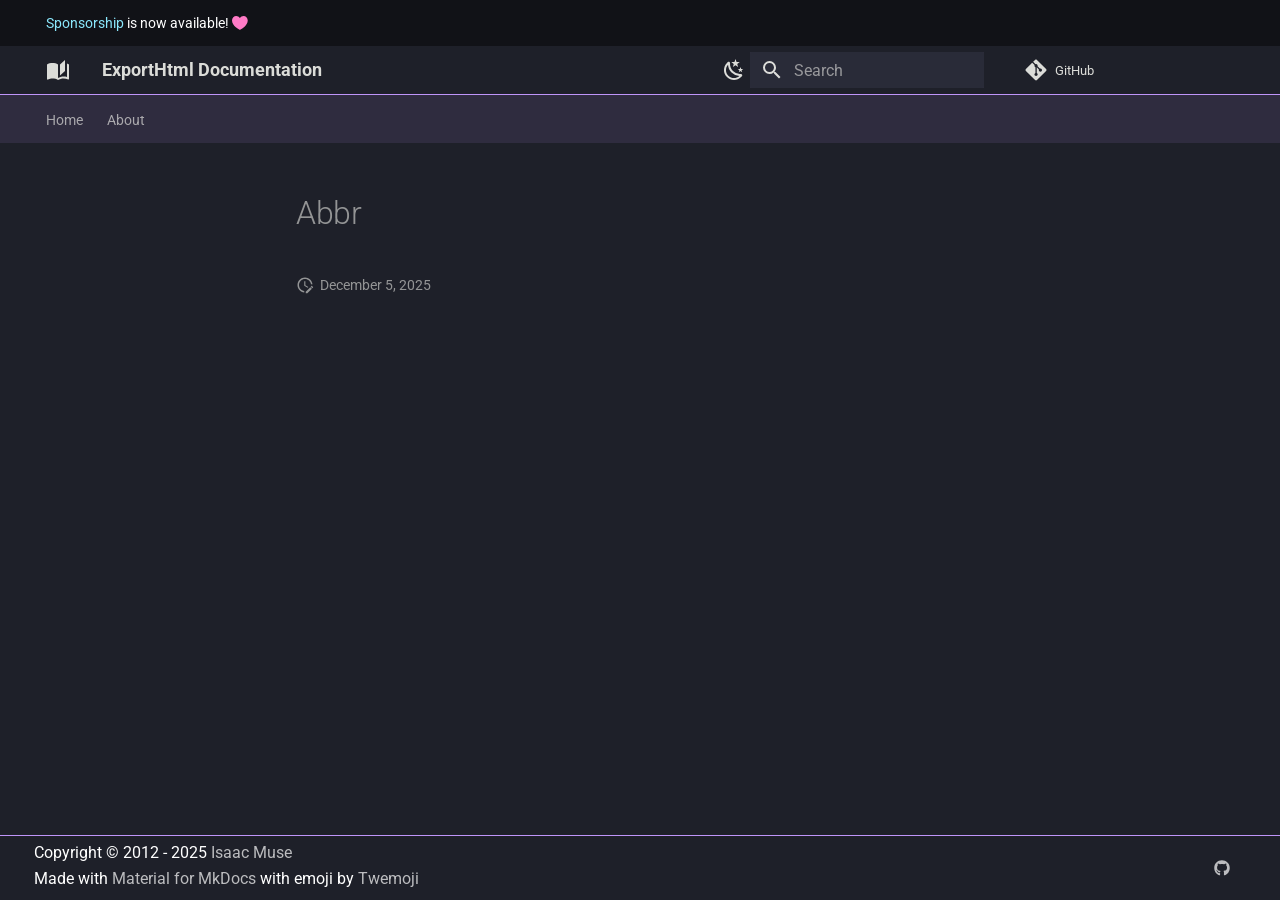
<file: _snippets/abbr/index.html>
<!doctype html><html lang=en class=no-js> <head><meta charset=utf-8><meta name=viewport content="width=device-width,initial-scale=1"><meta name=description content="Sublime Text plugin that exports code to HTML or BBCODE for copying, printing, or saving."><link href=https://facelessuser.github.io/ExportHtml/_snippets/abbr/ rel=canonical><link rel=icon href=../../assets/images/favicon.png><meta name=generator content="mkdocs-1.6.1, mkdocs-material-9.7.0"><title>Abbr - ExportHtml Documentation</title><link rel=stylesheet href=../../assets/stylesheets/main.618322db.min.css><link rel=stylesheet href=../../assets/stylesheets/palette.ab4e12ef.min.css><script src=../../assets/pymdownx-extras/material-extra-theme-2ek1P7jT.js type=text/javascript></script><script src=../../assets/pymdownx-extras/material-extra-3rdparty-BUCF4rjN.js type=text/javascript></script><link rel=preconnect href=https://fonts.gstatic.com crossorigin><link rel=stylesheet href="https://fonts.googleapis.com/css?family=Roboto:300,300i,400,400i,700,700i%7CRoboto+Mono:400,400i,700,700i&display=fallback"><style>:root{--md-text-font:"Roboto";--md-code-font:"Roboto Mono"}</style><link rel=stylesheet href=../../assets/pymdownx-extras/extra-c6ab11540a.css><script>__md_scope=new URL("../..",location),__md_hash=e=>[...e].reduce(((e,_)=>(e<<5)-e+_.charCodeAt(0)),0),__md_get=(e,_=localStorage,t=__md_scope)=>JSON.parse(_.getItem(t.pathname+"."+e)),__md_set=(e,_,t=localStorage,a=__md_scope)=>{try{t.setItem(a.pathname+"."+e,JSON.stringify(_))}catch(e){}}</script></head> <body dir=ltr data-md-color-scheme=dracula data-md-color-primary=deep-purple data-md-color-accent=deep-purple> <input class=md-toggle data-md-toggle=drawer type=checkbox id=__drawer autocomplete=off> <input class=md-toggle data-md-toggle=search type=checkbox id=__search autocomplete=off> <label class=md-overlay for=__drawer></label> <div data-md-component=skip> </div> <div data-md-component=announce> <aside class=md-banner> <div class="md-banner__inner md-grid md-typeset"> <a href=../../about/contributing/#become-a-sponsor>Sponsorship</a> is now available! <span class="twemoji heart-throb"> <svg xmlns=http://www.w3.org/2000/svg viewbox="0 0 16 16"><path d="M7.655 14.916zh-.002l-.006-.003-.018-.01a22 22 0 0 1-3.744-2.584C2.045 10.731 0 8.35 0 5.5 0 2.836 2.086 1 4.25 1 5.797 1 7.153 1.802 8 3.02 8.847 1.802 10.203 1 11.75 1 13.914 1 16 2.836 16 5.5c0 2.85-2.044 5.231-3.886 6.818a22 22 0 0 1-3.433 2.414 7 7 0 0 1-.31.17l-.018.01-.008.004a.75.75 0 0 1-.69 0"/></svg> </span> </div> </aside> </div> <header class=md-header data-md-component=header> <nav class="md-header__inner md-grid" aria-label=header.title> <a href=https://facelessuser.github.io/ExportHtml/ title="ExportHtml Documentation" class="md-header__button md-logo" aria-label="ExportHtml Documentation"> <svg xmlns=http://www.w3.org/2000/svg viewbox="0 0 24 24"><path d="m19 2-5 4.5v11l5-4.5zM6.5 5C4.55 5 2.45 5.4 1 6.5v14.66c0 .25.25.5.5.5.1 0 .15-.07.25-.07 1.35-.65 3.3-1.09 4.75-1.09 1.95 0 4.05.4 5.5 1.5 1.35-.85 3.8-1.5 5.5-1.5 1.65 0 3.35.31 4.75 1.06.1.05.15.03.25.03.25 0 .5-.25.5-.5V6.5c-.6-.45-1.25-.75-2-1V19c-1.1-.35-2.3-.5-3.5-.5-1.7 0-4.15.65-5.5 1.5V6.5C10.55 5.4 8.45 5 6.5 5"/></svg> </a> <label class="md-header__button md-icon" for=__drawer> <svg xmlns=http://www.w3.org/2000/svg viewbox="0 0 24 24"><path d="M3 6h18v2H3zm0 5h18v2H3zm0 5h18v2H3z"/></svg> </label> <div class=md-header__title data-md-component=header-title> <div class=md-header__ellipsis> <div class=md-header__topic> <span class=md-ellipsis> ExportHtml Documentation </span> </div> <div class=md-header__topic data-md-component=header-topic> <span class=md-ellipsis> Abbr </span> </div> </div> </div> <div class=md-header__options> <div class="md-header-nav__scheme md-header-nav__button md-source__icon md-icon"> <a href=javascript:toggleScheme(); title="Light mode" class=light-mode> <svg xmlns=http://www.w3.org/2000/svg viewbox="0 0 24 24"><path d="M12 7a5 5 0 0 1 5 5 5 5 0 0 1-5 5 5 5 0 0 1-5-5 5 5 0 0 1 5-5m0 2a3 3 0 0 0-3 3 3 3 0 0 0 3 3 3 3 0 0 0 3-3 3 3 0 0 0-3-3m0-7 2.39 3.42C13.65 5.15 12.84 5 12 5s-1.65.15-2.39.42zM3.34 7l4.16-.35A7.2 7.2 0 0 0 5.94 8.5c-.44.74-.69 1.5-.83 2.29zm.02 10 1.76-3.77a7.131 7.131 0 0 0 2.38 4.14zM20.65 7l-1.77 3.79a7.02 7.02 0 0 0-2.38-4.15zm-.01 10-4.14.36c.59-.51 1.12-1.14 1.54-1.86.42-.73.69-1.5.83-2.29zM12 22l-2.41-3.44c.74.27 1.55.44 2.41.44.82 0 1.63-.17 2.37-.44z"/></svg> </a> <a href=javascript:toggleScheme(); title="Dark mode" class=dark-mode> <svg xmlns=http://www.w3.org/2000/svg viewbox="0 0 24 24"><path d="m17.75 4.09-2.53 1.94.91 3.06-2.63-1.81-2.63 1.81.91-3.06-2.53-1.94L12.44 4l1.06-3 1.06 3zm3.5 6.91-1.64 1.25.59 1.98-1.7-1.17-1.7 1.17.59-1.98L15.75 11l2.06-.05L18.5 9l.69 1.95zm-2.28 4.95c.83-.08 1.72 1.1 1.19 1.85-.32.45-.66.87-1.08 1.27C15.17 23 8.84 23 4.94 19.07c-3.91-3.9-3.91-10.24 0-14.14.4-.4.82-.76 1.27-1.08.75-.53 1.93.36 1.85 1.19-.27 2.86.69 5.83 2.89 8.02a9.96 9.96 0 0 0 8.02 2.89m-1.64 2.02a12.08 12.08 0 0 1-7.8-3.47c-2.17-2.19-3.33-5-3.49-7.82-2.81 3.14-2.7 7.96.31 10.98 3.02 3.01 7.84 3.12 10.98.31"/></svg> </a> <a href=javascript:toggleScheme(); title="System preference" class=system-mode> <svg xmlns=http://www.w3.org/2000/svg viewbox="0 0 24 24"><path d="M7.5 2c-1.79 1.15-3 3.18-3 5.5s1.21 4.35 3.03 5.5C4.46 13 2 10.54 2 7.5A5.5 5.5 0 0 1 7.5 2m11.57 1.5 1.43 1.43L4.93 20.5 3.5 19.07zm-6.18 2.43L11.41 5 9.97 6l.42-1.7L9 3.24l1.75-.12.58-1.65L12 3.1l1.73.03-1.35 1.13zm-3.3 3.61-1.16-.73-1.12.78.34-1.32-1.09-.83 1.36-.09.45-1.29.51 1.27 1.36.03-1.05.87zM19 13.5a5.5 5.5 0 0 1-5.5 5.5c-1.22 0-2.35-.4-3.26-1.07l7.69-7.69c.67.91 1.07 2.04 1.07 3.26m-4.4 6.58 2.77-1.15-.24 3.35zm4.33-2.7 1.15-2.77 2.2 2.54zm1.15-4.96-1.14-2.78 3.34.24zM9.63 18.93l2.77 1.15-2.53 2.19z"/></svg> </a> <a href=javascript:toggleScheme(); title="Unknown scheme" class=unknown-mode> <svg xmlns=http://www.w3.org/2000/svg viewbox="0 0 24 24"><path d="m15.07 11.25-.9.92C13.45 12.89 13 13.5 13 15h-2v-.5c0-1.11.45-2.11 1.17-2.83l1.24-1.26c.37-.36.59-.86.59-1.41a2 2 0 0 0-2-2 2 2 0 0 0-2 2H8a4 4 0 0 1 4-4 4 4 0 0 1 4 4 3.2 3.2 0 0 1-.93 2.25M13 19h-2v-2h2M12 2A10 10 0 0 0 2 12a10 10 0 0 0 10 10 10 10 0 0 0 10-10c0-5.53-4.5-10-10-10"/></svg> </a> </div> </div> <label class="md-header__button md-icon" for=__search> <svg xmlns=http://www.w3.org/2000/svg viewbox="0 0 24 24"><path d="M9.5 3A6.5 6.5 0 0 1 16 9.5c0 1.61-.59 3.09-1.56 4.23l.27.27h.79l5 5-1.5 1.5-5-5v-.79l-.27-.27A6.52 6.52 0 0 1 9.5 16 6.5 6.5 0 0 1 3 9.5 6.5 6.5 0 0 1 9.5 3m0 2C7 5 5 7 5 9.5S7 14 9.5 14 14 12 14 9.5 12 5 9.5 5"/></svg> </label> <div class=md-search data-md-component=search role=dialog> <label class=md-search__overlay for=__search></label> <div class=md-search__inner role=search> <form class=md-search__form name=search> <input type=text class=md-search__input name=query aria-label=Search placeholder=Search autocapitalize=off autocorrect=off autocomplete=off spellcheck=false data-md-component=search-query required> <label class="md-search__icon md-icon" for=__search> <svg xmlns=http://www.w3.org/2000/svg viewbox="0 0 24 24"><path d="M9.5 3A6.5 6.5 0 0 1 16 9.5c0 1.61-.59 3.09-1.56 4.23l.27.27h.79l5 5-1.5 1.5-5-5v-.79l-.27-.27A6.52 6.52 0 0 1 9.5 16 6.5 6.5 0 0 1 3 9.5 6.5 6.5 0 0 1 9.5 3m0 2C7 5 5 7 5 9.5S7 14 9.5 14 14 12 14 9.5 12 5 9.5 5"/></svg> <svg xmlns=http://www.w3.org/2000/svg viewbox="0 0 24 24"><path d="M20 11v2H8l5.5 5.5-1.42 1.42L4.16 12l7.92-7.92L13.5 5.5 8 11z"/></svg> </label> <nav class=md-search__options aria-label=Search> <button type=reset class="md-search__icon md-icon" title=Clear aria-label=Clear tabindex=-1> <svg xmlns=http://www.w3.org/2000/svg viewbox="0 0 24 24"><path d="M19 6.41 17.59 5 12 10.59 6.41 5 5 6.41 10.59 12 5 17.59 6.41 19 12 13.41 17.59 19 19 17.59 13.41 12z"/></svg> </button> </nav> </form> <div class=md-search__output> <div class=md-search__scrollwrap tabindex=0 data-md-scrollfix> <div class=md-search-result data-md-component=search-result> <div class=md-search-result__meta> Initializing search </div> <ol class=md-search-result__list role=presentation></ol> </div> </div> </div> </div> </div> <div class=md-header__source> <a href=https://github.com/facelessuser/ExportHtml title="Go to repository" class=md-source data-md-component=source> <div class="md-source__icon md-icon"> <svg xmlns=http://www.w3.org/2000/svg viewbox="0 0 448 512"><!-- Font Awesome Free 7.1.0 by @fontawesome - https://fontawesome.com License - https://fontawesome.com/license/free (Icons: CC BY 4.0, Fonts: SIL OFL 1.1, Code: MIT License) Copyright 2025 Fonticons, Inc.--><path d="M439.6 236.1 244 40.5c-5.4-5.5-12.8-8.5-20.4-8.5s-15 3-20.4 8.4L162.5 81l51.5 51.5c27.1-9.1 52.7 16.8 43.4 43.7l49.7 49.7c34.2-11.8 61.2 31 35.5 56.7-26.5 26.5-70.2-2.9-56-37.3L240.3 199v121.9c25.3 12.5 22.3 41.8 9.1 55-6.4 6.4-15.2 10.1-24.3 10.1s-17.8-3.6-24.3-10.1c-17.6-17.6-11.1-46.9 11.2-56v-123c-20.8-8.5-24.6-30.7-18.6-45L142.6 101 8.5 235.1C3 240.6 0 247.9 0 255.5s3 15 8.5 20.4l195.6 195.7c5.4 5.4 12.7 8.4 20.4 8.4s15-3 20.4-8.4l194.7-194.7c5.4-5.4 8.4-12.8 8.4-20.4s-3-15-8.4-20.4"/></svg> </div> <div class=md-source__repository> GitHub </div> </a> </div> </nav> </header> <div class=md-container data-md-component=container> <nav class=md-tabs aria-label=Tabs data-md-component=tabs> <div class=md-grid> <ul class=md-tabs__list> <li class=md-tabs__item> <a href=../.. class=md-tabs__link> Home </a> </li> <li class=md-tabs__item> <a href=../../about/contributing/ class=md-tabs__link> About </a> </li> </ul> </div> </nav> <main class=md-main data-md-component=main> <div class="md-main__inner md-grid"> <div class="md-sidebar md-sidebar--primary" data-md-component=sidebar data-md-type=navigation> <div class=md-sidebar__scrollwrap> <div class=md-sidebar__inner> <nav class="md-nav md-nav--primary md-nav--lifted" aria-label=Navigation data-md-level=0> <label class=md-nav__title for=__drawer> <a href=../.. title="ExportHtml Documentation" class="md-nav__button md-logo" aria-label="ExportHtml Documentation" data-md-component=logo> <svg xmlns=http://www.w3.org/2000/svg viewbox="0 0 24 24"><path d="m19 2-5 4.5v11l5-4.5zM6.5 5C4.55 5 2.45 5.4 1 6.5v14.66c0 .25.25.5.5.5.1 0 .15-.07.25-.07 1.35-.65 3.3-1.09 4.75-1.09 1.95 0 4.05.4 5.5 1.5 1.35-.85 3.8-1.5 5.5-1.5 1.65 0 3.35.31 4.75 1.06.1.05.15.03.25.03.25 0 .5-.25.5-.5V6.5c-.6-.45-1.25-.75-2-1V19c-1.1-.35-2.3-.5-3.5-.5-1.7 0-4.15.65-5.5 1.5V6.5C10.55 5.4 8.45 5 6.5 5"/></svg> </a> ExportHtml Documentation </label> <div class=md-nav__source> <a href=https://github.com/facelessuser/ExportHtml title="Go to repository" class=md-source data-md-component=source> <div class="md-source__icon md-icon"> <svg xmlns=http://www.w3.org/2000/svg viewbox="0 0 448 512"><!-- Font Awesome Free 7.1.0 by @fontawesome - https://fontawesome.com License - https://fontawesome.com/license/free (Icons: CC BY 4.0, Fonts: SIL OFL 1.1, Code: MIT License) Copyright 2025 Fonticons, Inc.--><path d="M439.6 236.1 244 40.5c-5.4-5.5-12.8-8.5-20.4-8.5s-15 3-20.4 8.4L162.5 81l51.5 51.5c27.1-9.1 52.7 16.8 43.4 43.7l49.7 49.7c34.2-11.8 61.2 31 35.5 56.7-26.5 26.5-70.2-2.9-56-37.3L240.3 199v121.9c25.3 12.5 22.3 41.8 9.1 55-6.4 6.4-15.2 10.1-24.3 10.1s-17.8-3.6-24.3-10.1c-17.6-17.6-11.1-46.9 11.2-56v-123c-20.8-8.5-24.6-30.7-18.6-45L142.6 101 8.5 235.1C3 240.6 0 247.9 0 255.5s3 15 8.5 20.4l195.6 195.7c5.4 5.4 12.7 8.4 20.4 8.4s15-3 20.4-8.4l194.7-194.7c5.4-5.4 8.4-12.8 8.4-20.4s-3-15-8.4-20.4"/></svg> </div> <div class=md-source__repository> GitHub </div> </a> </div> <ul class=md-nav__list data-md-scrollfix> <li class="md-nav__item md-nav__item--nested"> <input class="md-nav__toggle md-toggle " type=checkbox id=__nav_1> <label class=md-nav__link for=__nav_1 id=__nav_1_label tabindex=0> <span class=md-ellipsis> Home </span> <span class="md-nav__icon md-icon"></span> </label> <nav class=md-nav data-md-level=1 aria-labelledby=__nav_1_label aria-expanded=false> <label class=md-nav__title for=__nav_1> <span class="md-nav__icon md-icon"></span> Home </label> <ul class=md-nav__list data-md-scrollfix> <li class=md-nav__item> <a href=../.. class=md-nav__link> <span class=md-ellipsis> ExportHtml </span> </a> </li> <li class=md-nav__item> <a href=../../installation/ class=md-nav__link> <span class=md-ellipsis> Installation </span> </a> </li> <li class=md-nav__item> <a href=../../usage/ class=md-nav__link> <span class=md-ellipsis> User Guide </span> </a> </li> </ul> </nav> </li> <li class="md-nav__item md-nav__item--nested"> <input class="md-nav__toggle md-toggle " type=checkbox id=__nav_2> <label class=md-nav__link for=__nav_2 id=__nav_2_label tabindex=0> <span class=md-ellipsis> About </span> <span class="md-nav__icon md-icon"></span> </label> <nav class=md-nav data-md-level=1 aria-labelledby=__nav_2_label aria-expanded=false> <label class=md-nav__title for=__nav_2> <span class="md-nav__icon md-icon"></span> About </label> <ul class=md-nav__list data-md-scrollfix> <li class=md-nav__item> <a href=../../about/contributing/ class=md-nav__link> <span class=md-ellipsis> Contributing &amp; Support </span> </a> </li> <li class=md-nav__item> <a href=../../about/license/ class=md-nav__link> <span class=md-ellipsis> License </span> </a> </li> </ul> </nav> </li> </ul> </nav> </div> </div> </div> <div class="md-sidebar md-sidebar--secondary" data-md-component=sidebar data-md-type=toc> <div class=md-sidebar__scrollwrap> <div class=md-sidebar__inner> <nav class="md-nav md-nav--secondary" aria-label="Table of contents"> </nav> </div> </div> </div> <div class=md-content data-md-component=content> <article class="md-content__inner md-typeset"> <h1>Abbr</h1> <aside class=md-source-file> <span class=md-source-file__fact> <span class=md-icon title="Last update"> <svg xmlns=http://www.w3.org/2000/svg viewbox="0 0 24 24"><path d="M21 13.1c-.1 0-.3.1-.4.2l-1 1 2.1 2.1 1-1c.2-.2.2-.6 0-.8l-1.3-1.3c-.1-.1-.2-.2-.4-.2m-1.9 1.8-6.1 6V23h2.1l6.1-6.1zM12.5 7v5.2l4 2.4-1 1L11 13V7zM11 21.9c-5.1-.5-9-4.8-9-9.9C2 6.5 6.5 2 12 2c5.3 0 9.6 4.1 10 9.3-.3-.1-.6-.2-1-.2s-.7.1-1 .2C19.6 7.2 16.2 4 12 4c-4.4 0-8 3.6-8 8 0 4.1 3.1 7.5 7.1 7.9l-.1.2z"/></svg> </span> <span class="git-revision-date-localized-plugin git-revision-date-localized-plugin-date" title="December 5, 2025 13:47:16 UTC">December 5, 2025</span> </span> </aside> </article> </div> <script>var target=document.getElementById(location.hash.slice(1));target&&target.name&&(target.checked=target.name.startsWith("__tabbed_"))</script> </div> <button type=button class="md-top md-icon" data-md-component=top hidden> <svg xmlns=http://www.w3.org/2000/svg viewbox="0 0 24 24"><path d="M13 20h-2V8l-5.5 5.5-1.42-1.42L12 4.16l7.92 7.92-1.42 1.42L13 8z"/></svg> Back to top </button> </main> <footer class=md-footer> <div class="md-footer-meta md-typeset"> <div class="md-footer-meta__inner md-grid"> <div class=md-footer-copyright> <div class=md-footer-copyright__highlight> Copyright &copy; 2012 - 2025 <a href=https://github.com/facelessuser target=_blank rel=noopener>Isaac Muse</a> </div> Made with <a href=https://squidfunk.github.io/mkdocs-material/ target=_blank rel=noopener> Material for MkDocs </a> with emoji by <a href=https://github.com/twitter/twemoji target=_blank rel=noopener> Twemoji </a> </div> <div class=md-social> <a href=https://github.com/facelessuser target=_blank rel=noopener title=github.com class=md-social__link> <svg xmlns=http://www.w3.org/2000/svg viewbox="0 0 512 512"><!-- Font Awesome Free 7.1.0 by @fontawesome - https://fontawesome.com License - https://fontawesome.com/license/free (Icons: CC BY 4.0, Fonts: SIL OFL 1.1, Code: MIT License) Copyright 2025 Fonticons, Inc.--><path d="M173.9 397.4c0 2-2.3 3.6-5.2 3.6-3.3.3-5.6-1.3-5.6-3.6 0-2 2.3-3.6 5.2-3.6 3-.3 5.6 1.3 5.6 3.6m-31.1-4.5c-.7 2 1.3 4.3 4.3 4.9 2.6 1 5.6 0 6.2-2s-1.3-4.3-4.3-5.2c-2.6-.7-5.5.3-6.2 2.3m44.2-1.7c-2.9.7-4.9 2.6-4.6 4.9.3 2 2.9 3.3 5.9 2.6 2.9-.7 4.9-2.6 4.6-4.6-.3-1.9-3-3.2-5.9-2.9M252.8 8C114.1 8 8 113.3 8 252c0 110.9 69.8 205.8 169.5 239.2 12.8 2.3 17.3-5.6 17.3-12.1 0-6.2-.3-40.4-.3-61.4 0 0-70 15-84.7-29.8 0 0-11.4-29.1-27.8-36.6 0 0-22.9-15.7 1.6-15.4 0 0 24.9 2 38.6 25.8 21.9 38.6 58.6 27.5 72.9 20.9 2.3-16 8.8-27.1 16-33.7-55.9-6.2-112.3-14.3-112.3-110.5 0-27.5 7.6-41.3 23.6-58.9-2.6-6.5-11.1-33.3 2.6-67.9 20.9-6.5 69 27 69 27 20-5.6 41.5-8.5 62.8-8.5s42.8 2.9 62.8 8.5c0 0 48.1-33.6 69-27 13.7 34.7 5.2 61.4 2.6 67.9 16 17.7 25.8 31.5 25.8 58.9 0 96.5-58.9 104.2-114.8 110.5 9.2 7.9 17 22.9 17 46.4 0 33.7-.3 75.4-.3 83.6 0 6.5 4.6 14.4 17.3 12.1C436.2 457.8 504 362.9 504 252 504 113.3 391.5 8 252.8 8M105.2 352.9c-1.3 1-1 3.3.7 5.2 1.6 1.6 3.9 2.3 5.2 1 1.3-1 1-3.3-.7-5.2-1.6-1.6-3.9-2.3-5.2-1m-10.8-8.1c-.7 1.3.3 2.9 2.3 3.9 1.6 1 3.6.7 4.3-.7.7-1.3-.3-2.9-2.3-3.9-2-.6-3.6-.3-4.3.7m32.4 35.6c-1.6 1.3-1 4.3 1.3 6.2 2.3 2.3 5.2 2.6 6.5 1 1.3-1.3.7-4.3-1.3-6.2-2.2-2.3-5.2-2.6-6.5-1m-11.4-14.7c-1.6 1-1.6 3.6 0 5.9s4.3 3.3 5.6 2.3c1.6-1.3 1.6-3.9 0-6.2-1.4-2.3-4-3.3-5.6-2"/></svg> </a> </div> </div> </div> </footer> </div> <div class=md-dialog data-md-component=dialog> <div class="md-dialog__inner md-typeset"></div> </div> <script id=__config type=application/json>{"annotate": null, "base": "../..", "features": ["navigation.tabs", "navigation.top"], "search": "../../assets/javascripts/workers/search.7a47a382.min.js", "tags": null, "translations": {"clipboard.copied": "Copied to clipboard", "clipboard.copy": "Copy to clipboard", "search.result.more.one": "1 more on this page", "search.result.more.other": "# more on this page", "search.result.none": "No matching documents", "search.result.one": "1 matching document", "search.result.other": "# matching documents", "search.result.placeholder": "Type to start searching", "search.result.term.missing": "Missing", "select.version": "Select version"}, "version": null}</script> <script src=../../assets/javascripts/bundle.e71a0d61.min.js></script> <script src=../../assets/pymdownx-extras/extra-loader-B5CKpNQx.js></script> </body> </html>
</file>
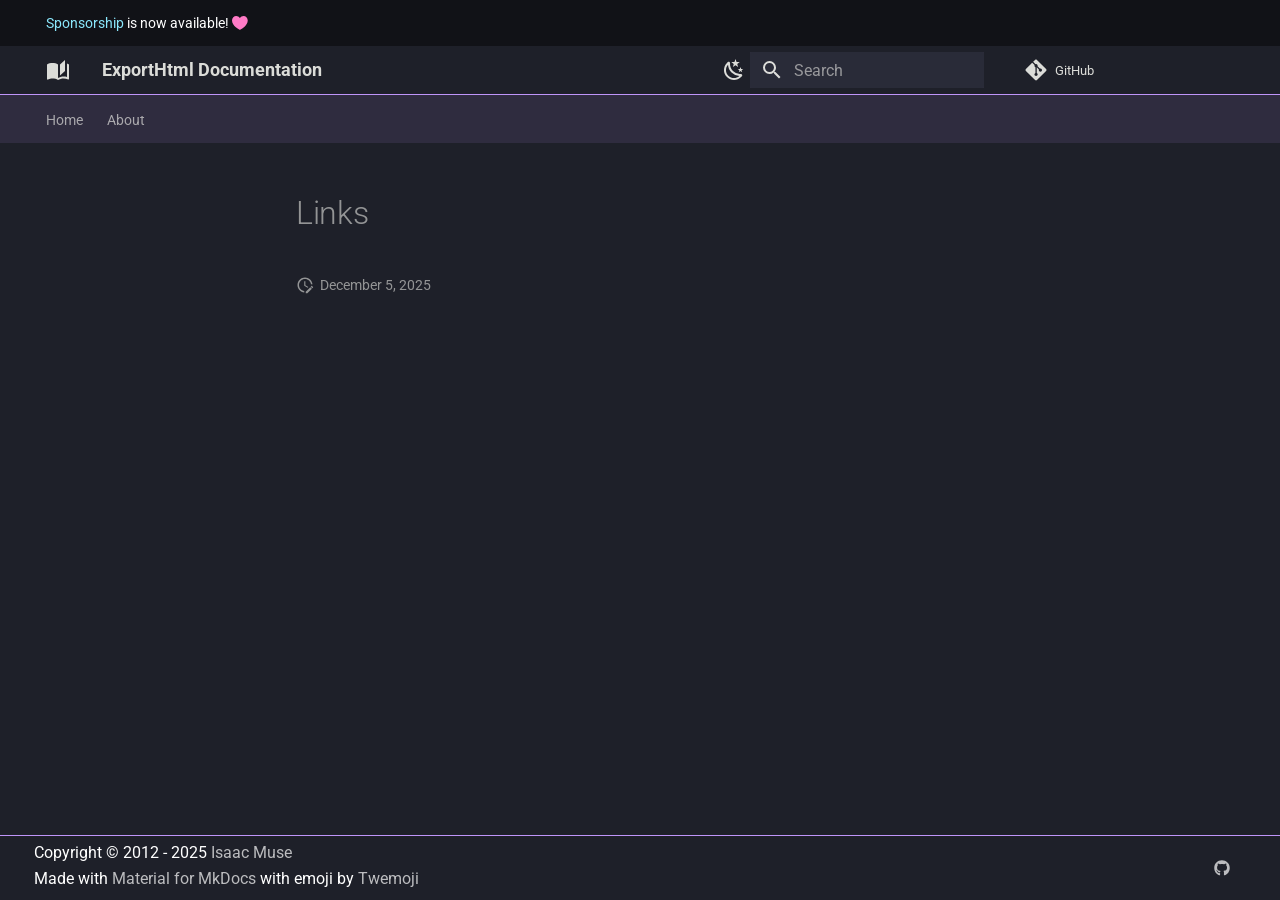
<file: _snippets/links/index.html>
<!doctype html><html lang=en class=no-js> <head><meta charset=utf-8><meta name=viewport content="width=device-width,initial-scale=1"><meta name=description content="Sublime Text plugin that exports code to HTML or BBCODE for copying, printing, or saving."><link href=https://facelessuser.github.io/ExportHtml/_snippets/links/ rel=canonical><link rel=icon href=../../assets/images/favicon.png><meta name=generator content="mkdocs-1.6.1, mkdocs-material-9.7.0"><title>Links - ExportHtml Documentation</title><link rel=stylesheet href=../../assets/stylesheets/main.618322db.min.css><link rel=stylesheet href=../../assets/stylesheets/palette.ab4e12ef.min.css><script src=../../assets/pymdownx-extras/material-extra-theme-2ek1P7jT.js type=text/javascript></script><script src=../../assets/pymdownx-extras/material-extra-3rdparty-BUCF4rjN.js type=text/javascript></script><link rel=preconnect href=https://fonts.gstatic.com crossorigin><link rel=stylesheet href="https://fonts.googleapis.com/css?family=Roboto:300,300i,400,400i,700,700i%7CRoboto+Mono:400,400i,700,700i&display=fallback"><style>:root{--md-text-font:"Roboto";--md-code-font:"Roboto Mono"}</style><link rel=stylesheet href=../../assets/pymdownx-extras/extra-c6ab11540a.css><script>__md_scope=new URL("../..",location),__md_hash=e=>[...e].reduce(((e,_)=>(e<<5)-e+_.charCodeAt(0)),0),__md_get=(e,_=localStorage,t=__md_scope)=>JSON.parse(_.getItem(t.pathname+"."+e)),__md_set=(e,_,t=localStorage,a=__md_scope)=>{try{t.setItem(a.pathname+"."+e,JSON.stringify(_))}catch(e){}}</script></head> <body dir=ltr data-md-color-scheme=dracula data-md-color-primary=deep-purple data-md-color-accent=deep-purple> <input class=md-toggle data-md-toggle=drawer type=checkbox id=__drawer autocomplete=off> <input class=md-toggle data-md-toggle=search type=checkbox id=__search autocomplete=off> <label class=md-overlay for=__drawer></label> <div data-md-component=skip> </div> <div data-md-component=announce> <aside class=md-banner> <div class="md-banner__inner md-grid md-typeset"> <a href=../../about/contributing/#become-a-sponsor>Sponsorship</a> is now available! <span class="twemoji heart-throb"> <svg xmlns=http://www.w3.org/2000/svg viewbox="0 0 16 16"><path d="M7.655 14.916zh-.002l-.006-.003-.018-.01a22 22 0 0 1-3.744-2.584C2.045 10.731 0 8.35 0 5.5 0 2.836 2.086 1 4.25 1 5.797 1 7.153 1.802 8 3.02 8.847 1.802 10.203 1 11.75 1 13.914 1 16 2.836 16 5.5c0 2.85-2.044 5.231-3.886 6.818a22 22 0 0 1-3.433 2.414 7 7 0 0 1-.31.17l-.018.01-.008.004a.75.75 0 0 1-.69 0"/></svg> </span> </div> </aside> </div> <header class=md-header data-md-component=header> <nav class="md-header__inner md-grid" aria-label=header.title> <a href=https://facelessuser.github.io/ExportHtml/ title="ExportHtml Documentation" class="md-header__button md-logo" aria-label="ExportHtml Documentation"> <svg xmlns=http://www.w3.org/2000/svg viewbox="0 0 24 24"><path d="m19 2-5 4.5v11l5-4.5zM6.5 5C4.55 5 2.45 5.4 1 6.5v14.66c0 .25.25.5.5.5.1 0 .15-.07.25-.07 1.35-.65 3.3-1.09 4.75-1.09 1.95 0 4.05.4 5.5 1.5 1.35-.85 3.8-1.5 5.5-1.5 1.65 0 3.35.31 4.75 1.06.1.05.15.03.25.03.25 0 .5-.25.5-.5V6.5c-.6-.45-1.25-.75-2-1V19c-1.1-.35-2.3-.5-3.5-.5-1.7 0-4.15.65-5.5 1.5V6.5C10.55 5.4 8.45 5 6.5 5"/></svg> </a> <label class="md-header__button md-icon" for=__drawer> <svg xmlns=http://www.w3.org/2000/svg viewbox="0 0 24 24"><path d="M3 6h18v2H3zm0 5h18v2H3zm0 5h18v2H3z"/></svg> </label> <div class=md-header__title data-md-component=header-title> <div class=md-header__ellipsis> <div class=md-header__topic> <span class=md-ellipsis> ExportHtml Documentation </span> </div> <div class=md-header__topic data-md-component=header-topic> <span class=md-ellipsis> Links </span> </div> </div> </div> <div class=md-header__options> <div class="md-header-nav__scheme md-header-nav__button md-source__icon md-icon"> <a href=javascript:toggleScheme(); title="Light mode" class=light-mode> <svg xmlns=http://www.w3.org/2000/svg viewbox="0 0 24 24"><path d="M12 7a5 5 0 0 1 5 5 5 5 0 0 1-5 5 5 5 0 0 1-5-5 5 5 0 0 1 5-5m0 2a3 3 0 0 0-3 3 3 3 0 0 0 3 3 3 3 0 0 0 3-3 3 3 0 0 0-3-3m0-7 2.39 3.42C13.65 5.15 12.84 5 12 5s-1.65.15-2.39.42zM3.34 7l4.16-.35A7.2 7.2 0 0 0 5.94 8.5c-.44.74-.69 1.5-.83 2.29zm.02 10 1.76-3.77a7.131 7.131 0 0 0 2.38 4.14zM20.65 7l-1.77 3.79a7.02 7.02 0 0 0-2.38-4.15zm-.01 10-4.14.36c.59-.51 1.12-1.14 1.54-1.86.42-.73.69-1.5.83-2.29zM12 22l-2.41-3.44c.74.27 1.55.44 2.41.44.82 0 1.63-.17 2.37-.44z"/></svg> </a> <a href=javascript:toggleScheme(); title="Dark mode" class=dark-mode> <svg xmlns=http://www.w3.org/2000/svg viewbox="0 0 24 24"><path d="m17.75 4.09-2.53 1.94.91 3.06-2.63-1.81-2.63 1.81.91-3.06-2.53-1.94L12.44 4l1.06-3 1.06 3zm3.5 6.91-1.64 1.25.59 1.98-1.7-1.17-1.7 1.17.59-1.98L15.75 11l2.06-.05L18.5 9l.69 1.95zm-2.28 4.95c.83-.08 1.72 1.1 1.19 1.85-.32.45-.66.87-1.08 1.27C15.17 23 8.84 23 4.94 19.07c-3.91-3.9-3.91-10.24 0-14.14.4-.4.82-.76 1.27-1.08.75-.53 1.93.36 1.85 1.19-.27 2.86.69 5.83 2.89 8.02a9.96 9.96 0 0 0 8.02 2.89m-1.64 2.02a12.08 12.08 0 0 1-7.8-3.47c-2.17-2.19-3.33-5-3.49-7.82-2.81 3.14-2.7 7.96.31 10.98 3.02 3.01 7.84 3.12 10.98.31"/></svg> </a> <a href=javascript:toggleScheme(); title="System preference" class=system-mode> <svg xmlns=http://www.w3.org/2000/svg viewbox="0 0 24 24"><path d="M7.5 2c-1.79 1.15-3 3.18-3 5.5s1.21 4.35 3.03 5.5C4.46 13 2 10.54 2 7.5A5.5 5.5 0 0 1 7.5 2m11.57 1.5 1.43 1.43L4.93 20.5 3.5 19.07zm-6.18 2.43L11.41 5 9.97 6l.42-1.7L9 3.24l1.75-.12.58-1.65L12 3.1l1.73.03-1.35 1.13zm-3.3 3.61-1.16-.73-1.12.78.34-1.32-1.09-.83 1.36-.09.45-1.29.51 1.27 1.36.03-1.05.87zM19 13.5a5.5 5.5 0 0 1-5.5 5.5c-1.22 0-2.35-.4-3.26-1.07l7.69-7.69c.67.91 1.07 2.04 1.07 3.26m-4.4 6.58 2.77-1.15-.24 3.35zm4.33-2.7 1.15-2.77 2.2 2.54zm1.15-4.96-1.14-2.78 3.34.24zM9.63 18.93l2.77 1.15-2.53 2.19z"/></svg> </a> <a href=javascript:toggleScheme(); title="Unknown scheme" class=unknown-mode> <svg xmlns=http://www.w3.org/2000/svg viewbox="0 0 24 24"><path d="m15.07 11.25-.9.92C13.45 12.89 13 13.5 13 15h-2v-.5c0-1.11.45-2.11 1.17-2.83l1.24-1.26c.37-.36.59-.86.59-1.41a2 2 0 0 0-2-2 2 2 0 0 0-2 2H8a4 4 0 0 1 4-4 4 4 0 0 1 4 4 3.2 3.2 0 0 1-.93 2.25M13 19h-2v-2h2M12 2A10 10 0 0 0 2 12a10 10 0 0 0 10 10 10 10 0 0 0 10-10c0-5.53-4.5-10-10-10"/></svg> </a> </div> </div> <label class="md-header__button md-icon" for=__search> <svg xmlns=http://www.w3.org/2000/svg viewbox="0 0 24 24"><path d="M9.5 3A6.5 6.5 0 0 1 16 9.5c0 1.61-.59 3.09-1.56 4.23l.27.27h.79l5 5-1.5 1.5-5-5v-.79l-.27-.27A6.52 6.52 0 0 1 9.5 16 6.5 6.5 0 0 1 3 9.5 6.5 6.5 0 0 1 9.5 3m0 2C7 5 5 7 5 9.5S7 14 9.5 14 14 12 14 9.5 12 5 9.5 5"/></svg> </label> <div class=md-search data-md-component=search role=dialog> <label class=md-search__overlay for=__search></label> <div class=md-search__inner role=search> <form class=md-search__form name=search> <input type=text class=md-search__input name=query aria-label=Search placeholder=Search autocapitalize=off autocorrect=off autocomplete=off spellcheck=false data-md-component=search-query required> <label class="md-search__icon md-icon" for=__search> <svg xmlns=http://www.w3.org/2000/svg viewbox="0 0 24 24"><path d="M9.5 3A6.5 6.5 0 0 1 16 9.5c0 1.61-.59 3.09-1.56 4.23l.27.27h.79l5 5-1.5 1.5-5-5v-.79l-.27-.27A6.52 6.52 0 0 1 9.5 16 6.5 6.5 0 0 1 3 9.5 6.5 6.5 0 0 1 9.5 3m0 2C7 5 5 7 5 9.5S7 14 9.5 14 14 12 14 9.5 12 5 9.5 5"/></svg> <svg xmlns=http://www.w3.org/2000/svg viewbox="0 0 24 24"><path d="M20 11v2H8l5.5 5.5-1.42 1.42L4.16 12l7.92-7.92L13.5 5.5 8 11z"/></svg> </label> <nav class=md-search__options aria-label=Search> <button type=reset class="md-search__icon md-icon" title=Clear aria-label=Clear tabindex=-1> <svg xmlns=http://www.w3.org/2000/svg viewbox="0 0 24 24"><path d="M19 6.41 17.59 5 12 10.59 6.41 5 5 6.41 10.59 12 5 17.59 6.41 19 12 13.41 17.59 19 19 17.59 13.41 12z"/></svg> </button> </nav> </form> <div class=md-search__output> <div class=md-search__scrollwrap tabindex=0 data-md-scrollfix> <div class=md-search-result data-md-component=search-result> <div class=md-search-result__meta> Initializing search </div> <ol class=md-search-result__list role=presentation></ol> </div> </div> </div> </div> </div> <div class=md-header__source> <a href=https://github.com/facelessuser/ExportHtml title="Go to repository" class=md-source data-md-component=source> <div class="md-source__icon md-icon"> <svg xmlns=http://www.w3.org/2000/svg viewbox="0 0 448 512"><!-- Font Awesome Free 7.1.0 by @fontawesome - https://fontawesome.com License - https://fontawesome.com/license/free (Icons: CC BY 4.0, Fonts: SIL OFL 1.1, Code: MIT License) Copyright 2025 Fonticons, Inc.--><path d="M439.6 236.1 244 40.5c-5.4-5.5-12.8-8.5-20.4-8.5s-15 3-20.4 8.4L162.5 81l51.5 51.5c27.1-9.1 52.7 16.8 43.4 43.7l49.7 49.7c34.2-11.8 61.2 31 35.5 56.7-26.5 26.5-70.2-2.9-56-37.3L240.3 199v121.9c25.3 12.5 22.3 41.8 9.1 55-6.4 6.4-15.2 10.1-24.3 10.1s-17.8-3.6-24.3-10.1c-17.6-17.6-11.1-46.9 11.2-56v-123c-20.8-8.5-24.6-30.7-18.6-45L142.6 101 8.5 235.1C3 240.6 0 247.9 0 255.5s3 15 8.5 20.4l195.6 195.7c5.4 5.4 12.7 8.4 20.4 8.4s15-3 20.4-8.4l194.7-194.7c5.4-5.4 8.4-12.8 8.4-20.4s-3-15-8.4-20.4"/></svg> </div> <div class=md-source__repository> GitHub </div> </a> </div> </nav> </header> <div class=md-container data-md-component=container> <nav class=md-tabs aria-label=Tabs data-md-component=tabs> <div class=md-grid> <ul class=md-tabs__list> <li class=md-tabs__item> <a href=../.. class=md-tabs__link> Home </a> </li> <li class=md-tabs__item> <a href=../../about/contributing/ class=md-tabs__link> About </a> </li> </ul> </div> </nav> <main class=md-main data-md-component=main> <div class="md-main__inner md-grid"> <div class="md-sidebar md-sidebar--primary" data-md-component=sidebar data-md-type=navigation> <div class=md-sidebar__scrollwrap> <div class=md-sidebar__inner> <nav class="md-nav md-nav--primary md-nav--lifted" aria-label=Navigation data-md-level=0> <label class=md-nav__title for=__drawer> <a href=../.. title="ExportHtml Documentation" class="md-nav__button md-logo" aria-label="ExportHtml Documentation" data-md-component=logo> <svg xmlns=http://www.w3.org/2000/svg viewbox="0 0 24 24"><path d="m19 2-5 4.5v11l5-4.5zM6.5 5C4.55 5 2.45 5.4 1 6.5v14.66c0 .25.25.5.5.5.1 0 .15-.07.25-.07 1.35-.65 3.3-1.09 4.75-1.09 1.95 0 4.05.4 5.5 1.5 1.35-.85 3.8-1.5 5.5-1.5 1.65 0 3.35.31 4.75 1.06.1.05.15.03.25.03.25 0 .5-.25.5-.5V6.5c-.6-.45-1.25-.75-2-1V19c-1.1-.35-2.3-.5-3.5-.5-1.7 0-4.15.65-5.5 1.5V6.5C10.55 5.4 8.45 5 6.5 5"/></svg> </a> ExportHtml Documentation </label> <div class=md-nav__source> <a href=https://github.com/facelessuser/ExportHtml title="Go to repository" class=md-source data-md-component=source> <div class="md-source__icon md-icon"> <svg xmlns=http://www.w3.org/2000/svg viewbox="0 0 448 512"><!-- Font Awesome Free 7.1.0 by @fontawesome - https://fontawesome.com License - https://fontawesome.com/license/free (Icons: CC BY 4.0, Fonts: SIL OFL 1.1, Code: MIT License) Copyright 2025 Fonticons, Inc.--><path d="M439.6 236.1 244 40.5c-5.4-5.5-12.8-8.5-20.4-8.5s-15 3-20.4 8.4L162.5 81l51.5 51.5c27.1-9.1 52.7 16.8 43.4 43.7l49.7 49.7c34.2-11.8 61.2 31 35.5 56.7-26.5 26.5-70.2-2.9-56-37.3L240.3 199v121.9c25.3 12.5 22.3 41.8 9.1 55-6.4 6.4-15.2 10.1-24.3 10.1s-17.8-3.6-24.3-10.1c-17.6-17.6-11.1-46.9 11.2-56v-123c-20.8-8.5-24.6-30.7-18.6-45L142.6 101 8.5 235.1C3 240.6 0 247.9 0 255.5s3 15 8.5 20.4l195.6 195.7c5.4 5.4 12.7 8.4 20.4 8.4s15-3 20.4-8.4l194.7-194.7c5.4-5.4 8.4-12.8 8.4-20.4s-3-15-8.4-20.4"/></svg> </div> <div class=md-source__repository> GitHub </div> </a> </div> <ul class=md-nav__list data-md-scrollfix> <li class="md-nav__item md-nav__item--nested"> <input class="md-nav__toggle md-toggle " type=checkbox id=__nav_1> <label class=md-nav__link for=__nav_1 id=__nav_1_label tabindex=0> <span class=md-ellipsis> Home </span> <span class="md-nav__icon md-icon"></span> </label> <nav class=md-nav data-md-level=1 aria-labelledby=__nav_1_label aria-expanded=false> <label class=md-nav__title for=__nav_1> <span class="md-nav__icon md-icon"></span> Home </label> <ul class=md-nav__list data-md-scrollfix> <li class=md-nav__item> <a href=../.. class=md-nav__link> <span class=md-ellipsis> ExportHtml </span> </a> </li> <li class=md-nav__item> <a href=../../installation/ class=md-nav__link> <span class=md-ellipsis> Installation </span> </a> </li> <li class=md-nav__item> <a href=../../usage/ class=md-nav__link> <span class=md-ellipsis> User Guide </span> </a> </li> </ul> </nav> </li> <li class="md-nav__item md-nav__item--nested"> <input class="md-nav__toggle md-toggle " type=checkbox id=__nav_2> <label class=md-nav__link for=__nav_2 id=__nav_2_label tabindex=0> <span class=md-ellipsis> About </span> <span class="md-nav__icon md-icon"></span> </label> <nav class=md-nav data-md-level=1 aria-labelledby=__nav_2_label aria-expanded=false> <label class=md-nav__title for=__nav_2> <span class="md-nav__icon md-icon"></span> About </label> <ul class=md-nav__list data-md-scrollfix> <li class=md-nav__item> <a href=../../about/contributing/ class=md-nav__link> <span class=md-ellipsis> Contributing &amp; Support </span> </a> </li> <li class=md-nav__item> <a href=../../about/license/ class=md-nav__link> <span class=md-ellipsis> License </span> </a> </li> </ul> </nav> </li> </ul> </nav> </div> </div> </div> <div class="md-sidebar md-sidebar--secondary" data-md-component=sidebar data-md-type=toc> <div class=md-sidebar__scrollwrap> <div class=md-sidebar__inner> <nav class="md-nav md-nav--secondary" aria-label="Table of contents"> </nav> </div> </div> </div> <div class=md-content data-md-component=content> <article class="md-content__inner md-typeset"> <h1>Links</h1> <aside class=md-source-file> <span class=md-source-file__fact> <span class=md-icon title="Last update"> <svg xmlns=http://www.w3.org/2000/svg viewbox="0 0 24 24"><path d="M21 13.1c-.1 0-.3.1-.4.2l-1 1 2.1 2.1 1-1c.2-.2.2-.6 0-.8l-1.3-1.3c-.1-.1-.2-.2-.4-.2m-1.9 1.8-6.1 6V23h2.1l6.1-6.1zM12.5 7v5.2l4 2.4-1 1L11 13V7zM11 21.9c-5.1-.5-9-4.8-9-9.9C2 6.5 6.5 2 12 2c5.3 0 9.6 4.1 10 9.3-.3-.1-.6-.2-1-.2s-.7.1-1 .2C19.6 7.2 16.2 4 12 4c-4.4 0-8 3.6-8 8 0 4.1 3.1 7.5 7.1 7.9l-.1.2z"/></svg> </span> <span class="git-revision-date-localized-plugin git-revision-date-localized-plugin-date" title="December 5, 2025 13:47:16 UTC">December 5, 2025</span> </span> </aside> </article> </div> <script>var target=document.getElementById(location.hash.slice(1));target&&target.name&&(target.checked=target.name.startsWith("__tabbed_"))</script> </div> <button type=button class="md-top md-icon" data-md-component=top hidden> <svg xmlns=http://www.w3.org/2000/svg viewbox="0 0 24 24"><path d="M13 20h-2V8l-5.5 5.5-1.42-1.42L12 4.16l7.92 7.92-1.42 1.42L13 8z"/></svg> Back to top </button> </main> <footer class=md-footer> <div class="md-footer-meta md-typeset"> <div class="md-footer-meta__inner md-grid"> <div class=md-footer-copyright> <div class=md-footer-copyright__highlight> Copyright &copy; 2012 - 2025 <a href=https://github.com/facelessuser target=_blank rel=noopener>Isaac Muse</a> </div> Made with <a href=https://squidfunk.github.io/mkdocs-material/ target=_blank rel=noopener> Material for MkDocs </a> with emoji by <a href=https://github.com/twitter/twemoji target=_blank rel=noopener> Twemoji </a> </div> <div class=md-social> <a href=https://github.com/facelessuser target=_blank rel=noopener title=github.com class=md-social__link> <svg xmlns=http://www.w3.org/2000/svg viewbox="0 0 512 512"><!-- Font Awesome Free 7.1.0 by @fontawesome - https://fontawesome.com License - https://fontawesome.com/license/free (Icons: CC BY 4.0, Fonts: SIL OFL 1.1, Code: MIT License) Copyright 2025 Fonticons, Inc.--><path d="M173.9 397.4c0 2-2.3 3.6-5.2 3.6-3.3.3-5.6-1.3-5.6-3.6 0-2 2.3-3.6 5.2-3.6 3-.3 5.6 1.3 5.6 3.6m-31.1-4.5c-.7 2 1.3 4.3 4.3 4.9 2.6 1 5.6 0 6.2-2s-1.3-4.3-4.3-5.2c-2.6-.7-5.5.3-6.2 2.3m44.2-1.7c-2.9.7-4.9 2.6-4.6 4.9.3 2 2.9 3.3 5.9 2.6 2.9-.7 4.9-2.6 4.6-4.6-.3-1.9-3-3.2-5.9-2.9M252.8 8C114.1 8 8 113.3 8 252c0 110.9 69.8 205.8 169.5 239.2 12.8 2.3 17.3-5.6 17.3-12.1 0-6.2-.3-40.4-.3-61.4 0 0-70 15-84.7-29.8 0 0-11.4-29.1-27.8-36.6 0 0-22.9-15.7 1.6-15.4 0 0 24.9 2 38.6 25.8 21.9 38.6 58.6 27.5 72.9 20.9 2.3-16 8.8-27.1 16-33.7-55.9-6.2-112.3-14.3-112.3-110.5 0-27.5 7.6-41.3 23.6-58.9-2.6-6.5-11.1-33.3 2.6-67.9 20.9-6.5 69 27 69 27 20-5.6 41.5-8.5 62.8-8.5s42.8 2.9 62.8 8.5c0 0 48.1-33.6 69-27 13.7 34.7 5.2 61.4 2.6 67.9 16 17.7 25.8 31.5 25.8 58.9 0 96.5-58.9 104.2-114.8 110.5 9.2 7.9 17 22.9 17 46.4 0 33.7-.3 75.4-.3 83.6 0 6.5 4.6 14.4 17.3 12.1C436.2 457.8 504 362.9 504 252 504 113.3 391.5 8 252.8 8M105.2 352.9c-1.3 1-1 3.3.7 5.2 1.6 1.6 3.9 2.3 5.2 1 1.3-1 1-3.3-.7-5.2-1.6-1.6-3.9-2.3-5.2-1m-10.8-8.1c-.7 1.3.3 2.9 2.3 3.9 1.6 1 3.6.7 4.3-.7.7-1.3-.3-2.9-2.3-3.9-2-.6-3.6-.3-4.3.7m32.4 35.6c-1.6 1.3-1 4.3 1.3 6.2 2.3 2.3 5.2 2.6 6.5 1 1.3-1.3.7-4.3-1.3-6.2-2.2-2.3-5.2-2.6-6.5-1m-11.4-14.7c-1.6 1-1.6 3.6 0 5.9s4.3 3.3 5.6 2.3c1.6-1.3 1.6-3.9 0-6.2-1.4-2.3-4-3.3-5.6-2"/></svg> </a> </div> </div> </div> </footer> </div> <div class=md-dialog data-md-component=dialog> <div class="md-dialog__inner md-typeset"></div> </div> <script id=__config type=application/json>{"annotate": null, "base": "../..", "features": ["navigation.tabs", "navigation.top"], "search": "../../assets/javascripts/workers/search.7a47a382.min.js", "tags": null, "translations": {"clipboard.copied": "Copied to clipboard", "clipboard.copy": "Copy to clipboard", "search.result.more.one": "1 more on this page", "search.result.more.other": "# more on this page", "search.result.none": "No matching documents", "search.result.one": "1 matching document", "search.result.other": "# matching documents", "search.result.placeholder": "Type to start searching", "search.result.term.missing": "Missing", "select.version": "Select version"}, "version": null}</script> <script src=../../assets/javascripts/bundle.e71a0d61.min.js></script> <script src=../../assets/pymdownx-extras/extra-loader-B5CKpNQx.js></script> </body> </html>
</file>
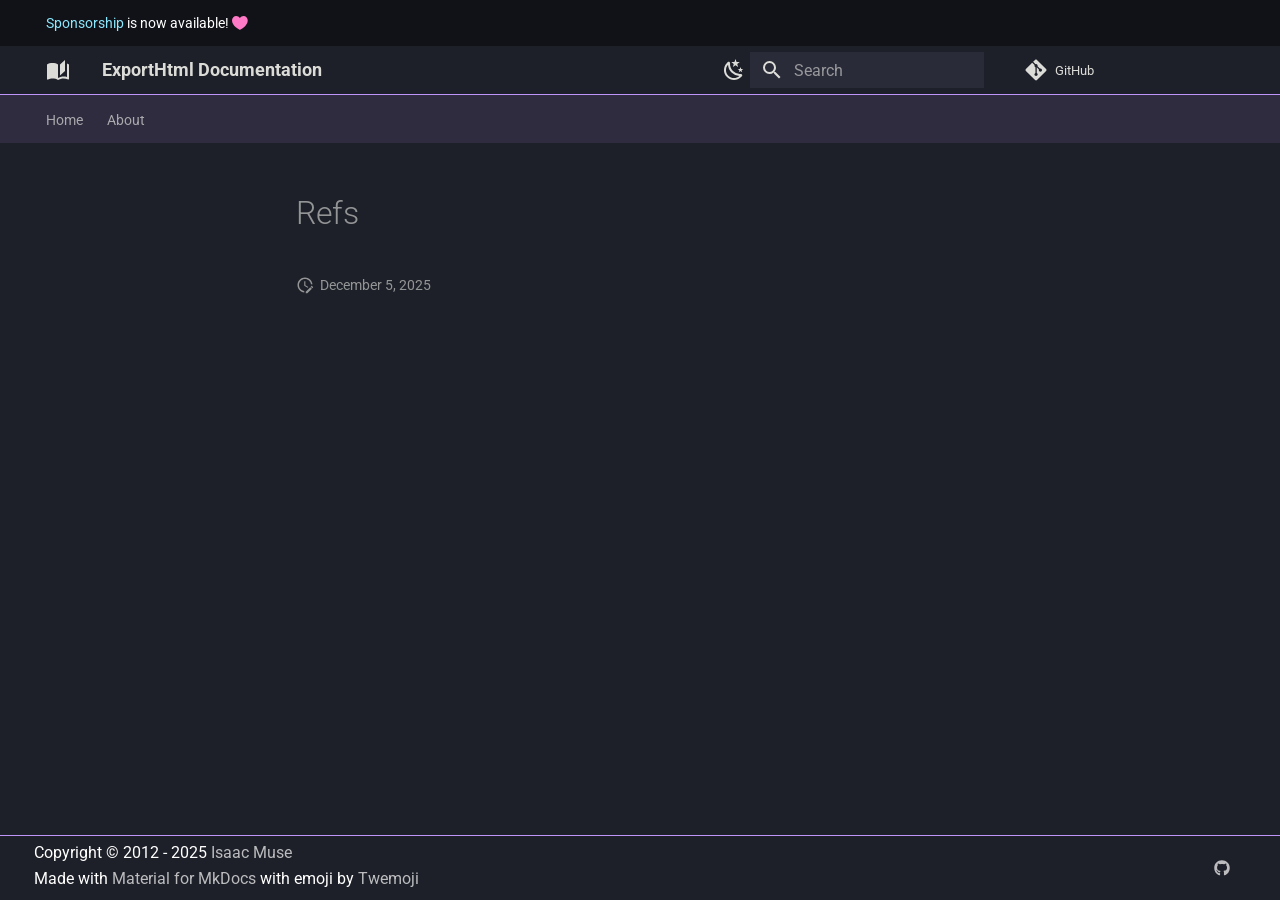
<file: _snippets/refs/index.html>
<!doctype html><html lang=en class=no-js> <head><meta charset=utf-8><meta name=viewport content="width=device-width,initial-scale=1"><meta name=description content="Sublime Text plugin that exports code to HTML or BBCODE for copying, printing, or saving."><link href=https://facelessuser.github.io/ExportHtml/_snippets/refs/ rel=canonical><link rel=icon href=../../assets/images/favicon.png><meta name=generator content="mkdocs-1.6.1, mkdocs-material-9.7.0"><title>Refs - ExportHtml Documentation</title><link rel=stylesheet href=../../assets/stylesheets/main.618322db.min.css><link rel=stylesheet href=../../assets/stylesheets/palette.ab4e12ef.min.css><script src=../../assets/pymdownx-extras/material-extra-theme-2ek1P7jT.js type=text/javascript></script><script src=../../assets/pymdownx-extras/material-extra-3rdparty-BUCF4rjN.js type=text/javascript></script><link rel=preconnect href=https://fonts.gstatic.com crossorigin><link rel=stylesheet href="https://fonts.googleapis.com/css?family=Roboto:300,300i,400,400i,700,700i%7CRoboto+Mono:400,400i,700,700i&display=fallback"><style>:root{--md-text-font:"Roboto";--md-code-font:"Roboto Mono"}</style><link rel=stylesheet href=../../assets/pymdownx-extras/extra-c6ab11540a.css><script>__md_scope=new URL("../..",location),__md_hash=e=>[...e].reduce(((e,_)=>(e<<5)-e+_.charCodeAt(0)),0),__md_get=(e,_=localStorage,t=__md_scope)=>JSON.parse(_.getItem(t.pathname+"."+e)),__md_set=(e,_,t=localStorage,a=__md_scope)=>{try{t.setItem(a.pathname+"."+e,JSON.stringify(_))}catch(e){}}</script></head> <body dir=ltr data-md-color-scheme=dracula data-md-color-primary=deep-purple data-md-color-accent=deep-purple> <input class=md-toggle data-md-toggle=drawer type=checkbox id=__drawer autocomplete=off> <input class=md-toggle data-md-toggle=search type=checkbox id=__search autocomplete=off> <label class=md-overlay for=__drawer></label> <div data-md-component=skip> </div> <div data-md-component=announce> <aside class=md-banner> <div class="md-banner__inner md-grid md-typeset"> <a href=../../about/contributing/#become-a-sponsor>Sponsorship</a> is now available! <span class="twemoji heart-throb"> <svg xmlns=http://www.w3.org/2000/svg viewbox="0 0 16 16"><path d="M7.655 14.916zh-.002l-.006-.003-.018-.01a22 22 0 0 1-3.744-2.584C2.045 10.731 0 8.35 0 5.5 0 2.836 2.086 1 4.25 1 5.797 1 7.153 1.802 8 3.02 8.847 1.802 10.203 1 11.75 1 13.914 1 16 2.836 16 5.5c0 2.85-2.044 5.231-3.886 6.818a22 22 0 0 1-3.433 2.414 7 7 0 0 1-.31.17l-.018.01-.008.004a.75.75 0 0 1-.69 0"/></svg> </span> </div> </aside> </div> <header class=md-header data-md-component=header> <nav class="md-header__inner md-grid" aria-label=header.title> <a href=https://facelessuser.github.io/ExportHtml/ title="ExportHtml Documentation" class="md-header__button md-logo" aria-label="ExportHtml Documentation"> <svg xmlns=http://www.w3.org/2000/svg viewbox="0 0 24 24"><path d="m19 2-5 4.5v11l5-4.5zM6.5 5C4.55 5 2.45 5.4 1 6.5v14.66c0 .25.25.5.5.5.1 0 .15-.07.25-.07 1.35-.65 3.3-1.09 4.75-1.09 1.95 0 4.05.4 5.5 1.5 1.35-.85 3.8-1.5 5.5-1.5 1.65 0 3.35.31 4.75 1.06.1.05.15.03.25.03.25 0 .5-.25.5-.5V6.5c-.6-.45-1.25-.75-2-1V19c-1.1-.35-2.3-.5-3.5-.5-1.7 0-4.15.65-5.5 1.5V6.5C10.55 5.4 8.45 5 6.5 5"/></svg> </a> <label class="md-header__button md-icon" for=__drawer> <svg xmlns=http://www.w3.org/2000/svg viewbox="0 0 24 24"><path d="M3 6h18v2H3zm0 5h18v2H3zm0 5h18v2H3z"/></svg> </label> <div class=md-header__title data-md-component=header-title> <div class=md-header__ellipsis> <div class=md-header__topic> <span class=md-ellipsis> ExportHtml Documentation </span> </div> <div class=md-header__topic data-md-component=header-topic> <span class=md-ellipsis> Refs </span> </div> </div> </div> <div class=md-header__options> <div class="md-header-nav__scheme md-header-nav__button md-source__icon md-icon"> <a href=javascript:toggleScheme(); title="Light mode" class=light-mode> <svg xmlns=http://www.w3.org/2000/svg viewbox="0 0 24 24"><path d="M12 7a5 5 0 0 1 5 5 5 5 0 0 1-5 5 5 5 0 0 1-5-5 5 5 0 0 1 5-5m0 2a3 3 0 0 0-3 3 3 3 0 0 0 3 3 3 3 0 0 0 3-3 3 3 0 0 0-3-3m0-7 2.39 3.42C13.65 5.15 12.84 5 12 5s-1.65.15-2.39.42zM3.34 7l4.16-.35A7.2 7.2 0 0 0 5.94 8.5c-.44.74-.69 1.5-.83 2.29zm.02 10 1.76-3.77a7.131 7.131 0 0 0 2.38 4.14zM20.65 7l-1.77 3.79a7.02 7.02 0 0 0-2.38-4.15zm-.01 10-4.14.36c.59-.51 1.12-1.14 1.54-1.86.42-.73.69-1.5.83-2.29zM12 22l-2.41-3.44c.74.27 1.55.44 2.41.44.82 0 1.63-.17 2.37-.44z"/></svg> </a> <a href=javascript:toggleScheme(); title="Dark mode" class=dark-mode> <svg xmlns=http://www.w3.org/2000/svg viewbox="0 0 24 24"><path d="m17.75 4.09-2.53 1.94.91 3.06-2.63-1.81-2.63 1.81.91-3.06-2.53-1.94L12.44 4l1.06-3 1.06 3zm3.5 6.91-1.64 1.25.59 1.98-1.7-1.17-1.7 1.17.59-1.98L15.75 11l2.06-.05L18.5 9l.69 1.95zm-2.28 4.95c.83-.08 1.72 1.1 1.19 1.85-.32.45-.66.87-1.08 1.27C15.17 23 8.84 23 4.94 19.07c-3.91-3.9-3.91-10.24 0-14.14.4-.4.82-.76 1.27-1.08.75-.53 1.93.36 1.85 1.19-.27 2.86.69 5.83 2.89 8.02a9.96 9.96 0 0 0 8.02 2.89m-1.64 2.02a12.08 12.08 0 0 1-7.8-3.47c-2.17-2.19-3.33-5-3.49-7.82-2.81 3.14-2.7 7.96.31 10.98 3.02 3.01 7.84 3.12 10.98.31"/></svg> </a> <a href=javascript:toggleScheme(); title="System preference" class=system-mode> <svg xmlns=http://www.w3.org/2000/svg viewbox="0 0 24 24"><path d="M7.5 2c-1.79 1.15-3 3.18-3 5.5s1.21 4.35 3.03 5.5C4.46 13 2 10.54 2 7.5A5.5 5.5 0 0 1 7.5 2m11.57 1.5 1.43 1.43L4.93 20.5 3.5 19.07zm-6.18 2.43L11.41 5 9.97 6l.42-1.7L9 3.24l1.75-.12.58-1.65L12 3.1l1.73.03-1.35 1.13zm-3.3 3.61-1.16-.73-1.12.78.34-1.32-1.09-.83 1.36-.09.45-1.29.51 1.27 1.36.03-1.05.87zM19 13.5a5.5 5.5 0 0 1-5.5 5.5c-1.22 0-2.35-.4-3.26-1.07l7.69-7.69c.67.91 1.07 2.04 1.07 3.26m-4.4 6.58 2.77-1.15-.24 3.35zm4.33-2.7 1.15-2.77 2.2 2.54zm1.15-4.96-1.14-2.78 3.34.24zM9.63 18.93l2.77 1.15-2.53 2.19z"/></svg> </a> <a href=javascript:toggleScheme(); title="Unknown scheme" class=unknown-mode> <svg xmlns=http://www.w3.org/2000/svg viewbox="0 0 24 24"><path d="m15.07 11.25-.9.92C13.45 12.89 13 13.5 13 15h-2v-.5c0-1.11.45-2.11 1.17-2.83l1.24-1.26c.37-.36.59-.86.59-1.41a2 2 0 0 0-2-2 2 2 0 0 0-2 2H8a4 4 0 0 1 4-4 4 4 0 0 1 4 4 3.2 3.2 0 0 1-.93 2.25M13 19h-2v-2h2M12 2A10 10 0 0 0 2 12a10 10 0 0 0 10 10 10 10 0 0 0 10-10c0-5.53-4.5-10-10-10"/></svg> </a> </div> </div> <label class="md-header__button md-icon" for=__search> <svg xmlns=http://www.w3.org/2000/svg viewbox="0 0 24 24"><path d="M9.5 3A6.5 6.5 0 0 1 16 9.5c0 1.61-.59 3.09-1.56 4.23l.27.27h.79l5 5-1.5 1.5-5-5v-.79l-.27-.27A6.52 6.52 0 0 1 9.5 16 6.5 6.5 0 0 1 3 9.5 6.5 6.5 0 0 1 9.5 3m0 2C7 5 5 7 5 9.5S7 14 9.5 14 14 12 14 9.5 12 5 9.5 5"/></svg> </label> <div class=md-search data-md-component=search role=dialog> <label class=md-search__overlay for=__search></label> <div class=md-search__inner role=search> <form class=md-search__form name=search> <input type=text class=md-search__input name=query aria-label=Search placeholder=Search autocapitalize=off autocorrect=off autocomplete=off spellcheck=false data-md-component=search-query required> <label class="md-search__icon md-icon" for=__search> <svg xmlns=http://www.w3.org/2000/svg viewbox="0 0 24 24"><path d="M9.5 3A6.5 6.5 0 0 1 16 9.5c0 1.61-.59 3.09-1.56 4.23l.27.27h.79l5 5-1.5 1.5-5-5v-.79l-.27-.27A6.52 6.52 0 0 1 9.5 16 6.5 6.5 0 0 1 3 9.5 6.5 6.5 0 0 1 9.5 3m0 2C7 5 5 7 5 9.5S7 14 9.5 14 14 12 14 9.5 12 5 9.5 5"/></svg> <svg xmlns=http://www.w3.org/2000/svg viewbox="0 0 24 24"><path d="M20 11v2H8l5.5 5.5-1.42 1.42L4.16 12l7.92-7.92L13.5 5.5 8 11z"/></svg> </label> <nav class=md-search__options aria-label=Search> <button type=reset class="md-search__icon md-icon" title=Clear aria-label=Clear tabindex=-1> <svg xmlns=http://www.w3.org/2000/svg viewbox="0 0 24 24"><path d="M19 6.41 17.59 5 12 10.59 6.41 5 5 6.41 10.59 12 5 17.59 6.41 19 12 13.41 17.59 19 19 17.59 13.41 12z"/></svg> </button> </nav> </form> <div class=md-search__output> <div class=md-search__scrollwrap tabindex=0 data-md-scrollfix> <div class=md-search-result data-md-component=search-result> <div class=md-search-result__meta> Initializing search </div> <ol class=md-search-result__list role=presentation></ol> </div> </div> </div> </div> </div> <div class=md-header__source> <a href=https://github.com/facelessuser/ExportHtml title="Go to repository" class=md-source data-md-component=source> <div class="md-source__icon md-icon"> <svg xmlns=http://www.w3.org/2000/svg viewbox="0 0 448 512"><!-- Font Awesome Free 7.1.0 by @fontawesome - https://fontawesome.com License - https://fontawesome.com/license/free (Icons: CC BY 4.0, Fonts: SIL OFL 1.1, Code: MIT License) Copyright 2025 Fonticons, Inc.--><path d="M439.6 236.1 244 40.5c-5.4-5.5-12.8-8.5-20.4-8.5s-15 3-20.4 8.4L162.5 81l51.5 51.5c27.1-9.1 52.7 16.8 43.4 43.7l49.7 49.7c34.2-11.8 61.2 31 35.5 56.7-26.5 26.5-70.2-2.9-56-37.3L240.3 199v121.9c25.3 12.5 22.3 41.8 9.1 55-6.4 6.4-15.2 10.1-24.3 10.1s-17.8-3.6-24.3-10.1c-17.6-17.6-11.1-46.9 11.2-56v-123c-20.8-8.5-24.6-30.7-18.6-45L142.6 101 8.5 235.1C3 240.6 0 247.9 0 255.5s3 15 8.5 20.4l195.6 195.7c5.4 5.4 12.7 8.4 20.4 8.4s15-3 20.4-8.4l194.7-194.7c5.4-5.4 8.4-12.8 8.4-20.4s-3-15-8.4-20.4"/></svg> </div> <div class=md-source__repository> GitHub </div> </a> </div> </nav> </header> <div class=md-container data-md-component=container> <nav class=md-tabs aria-label=Tabs data-md-component=tabs> <div class=md-grid> <ul class=md-tabs__list> <li class=md-tabs__item> <a href=../.. class=md-tabs__link> Home </a> </li> <li class=md-tabs__item> <a href=../../about/contributing/ class=md-tabs__link> About </a> </li> </ul> </div> </nav> <main class=md-main data-md-component=main> <div class="md-main__inner md-grid"> <div class="md-sidebar md-sidebar--primary" data-md-component=sidebar data-md-type=navigation> <div class=md-sidebar__scrollwrap> <div class=md-sidebar__inner> <nav class="md-nav md-nav--primary md-nav--lifted" aria-label=Navigation data-md-level=0> <label class=md-nav__title for=__drawer> <a href=../.. title="ExportHtml Documentation" class="md-nav__button md-logo" aria-label="ExportHtml Documentation" data-md-component=logo> <svg xmlns=http://www.w3.org/2000/svg viewbox="0 0 24 24"><path d="m19 2-5 4.5v11l5-4.5zM6.5 5C4.55 5 2.45 5.4 1 6.5v14.66c0 .25.25.5.5.5.1 0 .15-.07.25-.07 1.35-.65 3.3-1.09 4.75-1.09 1.95 0 4.05.4 5.5 1.5 1.35-.85 3.8-1.5 5.5-1.5 1.65 0 3.35.31 4.75 1.06.1.05.15.03.25.03.25 0 .5-.25.5-.5V6.5c-.6-.45-1.25-.75-2-1V19c-1.1-.35-2.3-.5-3.5-.5-1.7 0-4.15.65-5.5 1.5V6.5C10.55 5.4 8.45 5 6.5 5"/></svg> </a> ExportHtml Documentation </label> <div class=md-nav__source> <a href=https://github.com/facelessuser/ExportHtml title="Go to repository" class=md-source data-md-component=source> <div class="md-source__icon md-icon"> <svg xmlns=http://www.w3.org/2000/svg viewbox="0 0 448 512"><!-- Font Awesome Free 7.1.0 by @fontawesome - https://fontawesome.com License - https://fontawesome.com/license/free (Icons: CC BY 4.0, Fonts: SIL OFL 1.1, Code: MIT License) Copyright 2025 Fonticons, Inc.--><path d="M439.6 236.1 244 40.5c-5.4-5.5-12.8-8.5-20.4-8.5s-15 3-20.4 8.4L162.5 81l51.5 51.5c27.1-9.1 52.7 16.8 43.4 43.7l49.7 49.7c34.2-11.8 61.2 31 35.5 56.7-26.5 26.5-70.2-2.9-56-37.3L240.3 199v121.9c25.3 12.5 22.3 41.8 9.1 55-6.4 6.4-15.2 10.1-24.3 10.1s-17.8-3.6-24.3-10.1c-17.6-17.6-11.1-46.9 11.2-56v-123c-20.8-8.5-24.6-30.7-18.6-45L142.6 101 8.5 235.1C3 240.6 0 247.9 0 255.5s3 15 8.5 20.4l195.6 195.7c5.4 5.4 12.7 8.4 20.4 8.4s15-3 20.4-8.4l194.7-194.7c5.4-5.4 8.4-12.8 8.4-20.4s-3-15-8.4-20.4"/></svg> </div> <div class=md-source__repository> GitHub </div> </a> </div> <ul class=md-nav__list data-md-scrollfix> <li class="md-nav__item md-nav__item--nested"> <input class="md-nav__toggle md-toggle " type=checkbox id=__nav_1> <label class=md-nav__link for=__nav_1 id=__nav_1_label tabindex=0> <span class=md-ellipsis> Home </span> <span class="md-nav__icon md-icon"></span> </label> <nav class=md-nav data-md-level=1 aria-labelledby=__nav_1_label aria-expanded=false> <label class=md-nav__title for=__nav_1> <span class="md-nav__icon md-icon"></span> Home </label> <ul class=md-nav__list data-md-scrollfix> <li class=md-nav__item> <a href=../.. class=md-nav__link> <span class=md-ellipsis> ExportHtml </span> </a> </li> <li class=md-nav__item> <a href=../../installation/ class=md-nav__link> <span class=md-ellipsis> Installation </span> </a> </li> <li class=md-nav__item> <a href=../../usage/ class=md-nav__link> <span class=md-ellipsis> User Guide </span> </a> </li> </ul> </nav> </li> <li class="md-nav__item md-nav__item--nested"> <input class="md-nav__toggle md-toggle " type=checkbox id=__nav_2> <label class=md-nav__link for=__nav_2 id=__nav_2_label tabindex=0> <span class=md-ellipsis> About </span> <span class="md-nav__icon md-icon"></span> </label> <nav class=md-nav data-md-level=1 aria-labelledby=__nav_2_label aria-expanded=false> <label class=md-nav__title for=__nav_2> <span class="md-nav__icon md-icon"></span> About </label> <ul class=md-nav__list data-md-scrollfix> <li class=md-nav__item> <a href=../../about/contributing/ class=md-nav__link> <span class=md-ellipsis> Contributing &amp; Support </span> </a> </li> <li class=md-nav__item> <a href=../../about/license/ class=md-nav__link> <span class=md-ellipsis> License </span> </a> </li> </ul> </nav> </li> </ul> </nav> </div> </div> </div> <div class="md-sidebar md-sidebar--secondary" data-md-component=sidebar data-md-type=toc> <div class=md-sidebar__scrollwrap> <div class=md-sidebar__inner> <nav class="md-nav md-nav--secondary" aria-label="Table of contents"> </nav> </div> </div> </div> <div class=md-content data-md-component=content> <article class="md-content__inner md-typeset"> <h1>Refs</h1> <aside class=md-source-file> <span class=md-source-file__fact> <span class=md-icon title="Last update"> <svg xmlns=http://www.w3.org/2000/svg viewbox="0 0 24 24"><path d="M21 13.1c-.1 0-.3.1-.4.2l-1 1 2.1 2.1 1-1c.2-.2.2-.6 0-.8l-1.3-1.3c-.1-.1-.2-.2-.4-.2m-1.9 1.8-6.1 6V23h2.1l6.1-6.1zM12.5 7v5.2l4 2.4-1 1L11 13V7zM11 21.9c-5.1-.5-9-4.8-9-9.9C2 6.5 6.5 2 12 2c5.3 0 9.6 4.1 10 9.3-.3-.1-.6-.2-1-.2s-.7.1-1 .2C19.6 7.2 16.2 4 12 4c-4.4 0-8 3.6-8 8 0 4.1 3.1 7.5 7.1 7.9l-.1.2z"/></svg> </span> <span class="git-revision-date-localized-plugin git-revision-date-localized-plugin-date" title="December 5, 2025 13:47:16 UTC">December 5, 2025</span> </span> </aside> </article> </div> <script>var target=document.getElementById(location.hash.slice(1));target&&target.name&&(target.checked=target.name.startsWith("__tabbed_"))</script> </div> <button type=button class="md-top md-icon" data-md-component=top hidden> <svg xmlns=http://www.w3.org/2000/svg viewbox="0 0 24 24"><path d="M13 20h-2V8l-5.5 5.5-1.42-1.42L12 4.16l7.92 7.92-1.42 1.42L13 8z"/></svg> Back to top </button> </main> <footer class=md-footer> <div class="md-footer-meta md-typeset"> <div class="md-footer-meta__inner md-grid"> <div class=md-footer-copyright> <div class=md-footer-copyright__highlight> Copyright &copy; 2012 - 2025 <a href=https://github.com/facelessuser target=_blank rel=noopener>Isaac Muse</a> </div> Made with <a href=https://squidfunk.github.io/mkdocs-material/ target=_blank rel=noopener> Material for MkDocs </a> with emoji by <a href=https://github.com/twitter/twemoji target=_blank rel=noopener> Twemoji </a> </div> <div class=md-social> <a href=https://github.com/facelessuser target=_blank rel=noopener title=github.com class=md-social__link> <svg xmlns=http://www.w3.org/2000/svg viewbox="0 0 512 512"><!-- Font Awesome Free 7.1.0 by @fontawesome - https://fontawesome.com License - https://fontawesome.com/license/free (Icons: CC BY 4.0, Fonts: SIL OFL 1.1, Code: MIT License) Copyright 2025 Fonticons, Inc.--><path d="M173.9 397.4c0 2-2.3 3.6-5.2 3.6-3.3.3-5.6-1.3-5.6-3.6 0-2 2.3-3.6 5.2-3.6 3-.3 5.6 1.3 5.6 3.6m-31.1-4.5c-.7 2 1.3 4.3 4.3 4.9 2.6 1 5.6 0 6.2-2s-1.3-4.3-4.3-5.2c-2.6-.7-5.5.3-6.2 2.3m44.2-1.7c-2.9.7-4.9 2.6-4.6 4.9.3 2 2.9 3.3 5.9 2.6 2.9-.7 4.9-2.6 4.6-4.6-.3-1.9-3-3.2-5.9-2.9M252.8 8C114.1 8 8 113.3 8 252c0 110.9 69.8 205.8 169.5 239.2 12.8 2.3 17.3-5.6 17.3-12.1 0-6.2-.3-40.4-.3-61.4 0 0-70 15-84.7-29.8 0 0-11.4-29.1-27.8-36.6 0 0-22.9-15.7 1.6-15.4 0 0 24.9 2 38.6 25.8 21.9 38.6 58.6 27.5 72.9 20.9 2.3-16 8.8-27.1 16-33.7-55.9-6.2-112.3-14.3-112.3-110.5 0-27.5 7.6-41.3 23.6-58.9-2.6-6.5-11.1-33.3 2.6-67.9 20.9-6.5 69 27 69 27 20-5.6 41.5-8.5 62.8-8.5s42.8 2.9 62.8 8.5c0 0 48.1-33.6 69-27 13.7 34.7 5.2 61.4 2.6 67.9 16 17.7 25.8 31.5 25.8 58.9 0 96.5-58.9 104.2-114.8 110.5 9.2 7.9 17 22.9 17 46.4 0 33.7-.3 75.4-.3 83.6 0 6.5 4.6 14.4 17.3 12.1C436.2 457.8 504 362.9 504 252 504 113.3 391.5 8 252.8 8M105.2 352.9c-1.3 1-1 3.3.7 5.2 1.6 1.6 3.9 2.3 5.2 1 1.3-1 1-3.3-.7-5.2-1.6-1.6-3.9-2.3-5.2-1m-10.8-8.1c-.7 1.3.3 2.9 2.3 3.9 1.6 1 3.6.7 4.3-.7.7-1.3-.3-2.9-2.3-3.9-2-.6-3.6-.3-4.3.7m32.4 35.6c-1.6 1.3-1 4.3 1.3 6.2 2.3 2.3 5.2 2.6 6.5 1 1.3-1.3.7-4.3-1.3-6.2-2.2-2.3-5.2-2.6-6.5-1m-11.4-14.7c-1.6 1-1.6 3.6 0 5.9s4.3 3.3 5.6 2.3c1.6-1.3 1.6-3.9 0-6.2-1.4-2.3-4-3.3-5.6-2"/></svg> </a> </div> </div> </div> </footer> </div> <div class=md-dialog data-md-component=dialog> <div class="md-dialog__inner md-typeset"></div> </div> <script id=__config type=application/json>{"annotate": null, "base": "../..", "features": ["navigation.tabs", "navigation.top"], "search": "../../assets/javascripts/workers/search.7a47a382.min.js", "tags": null, "translations": {"clipboard.copied": "Copied to clipboard", "clipboard.copy": "Copy to clipboard", "search.result.more.one": "1 more on this page", "search.result.more.other": "# more on this page", "search.result.none": "No matching documents", "search.result.one": "1 matching document", "search.result.other": "# matching documents", "search.result.placeholder": "Type to start searching", "search.result.term.missing": "Missing", "select.version": "Select version"}, "version": null}</script> <script src=../../assets/javascripts/bundle.e71a0d61.min.js></script> <script src=../../assets/pymdownx-extras/extra-loader-B5CKpNQx.js></script> </body> </html>
</file>
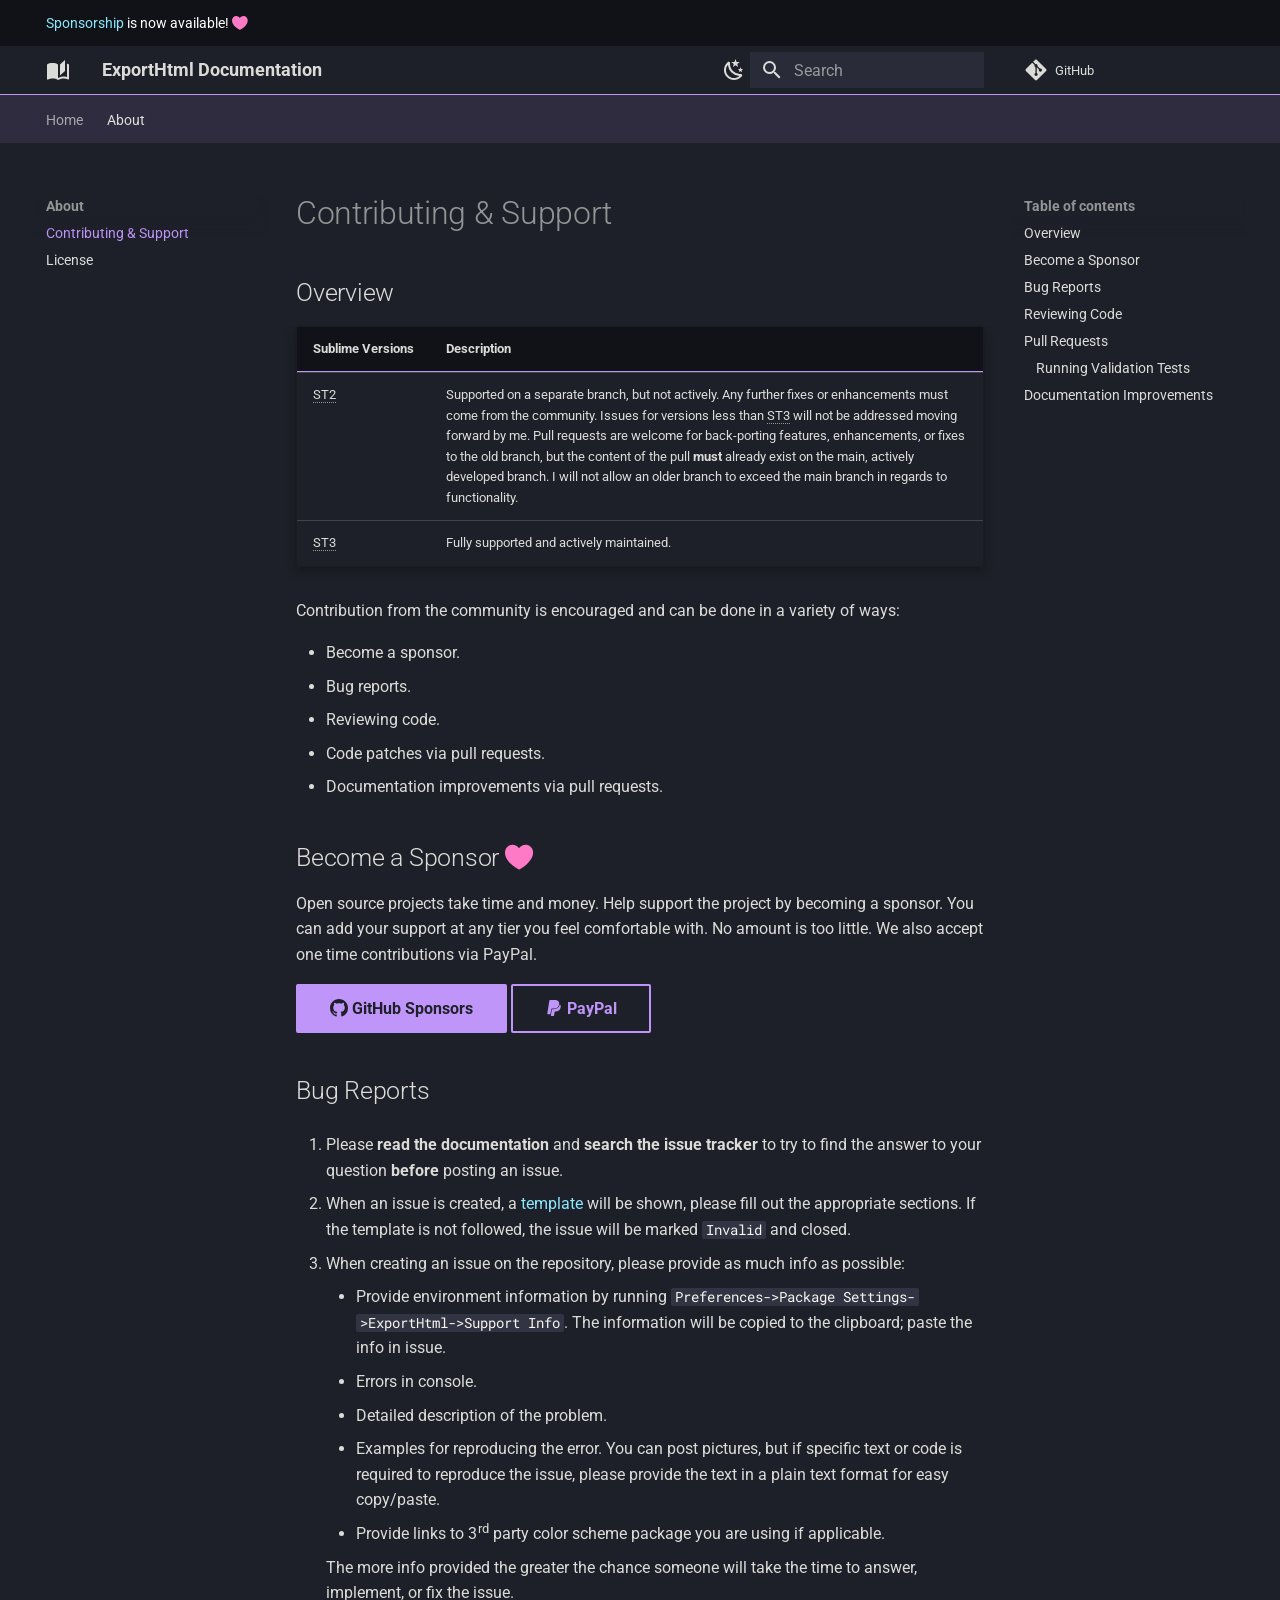
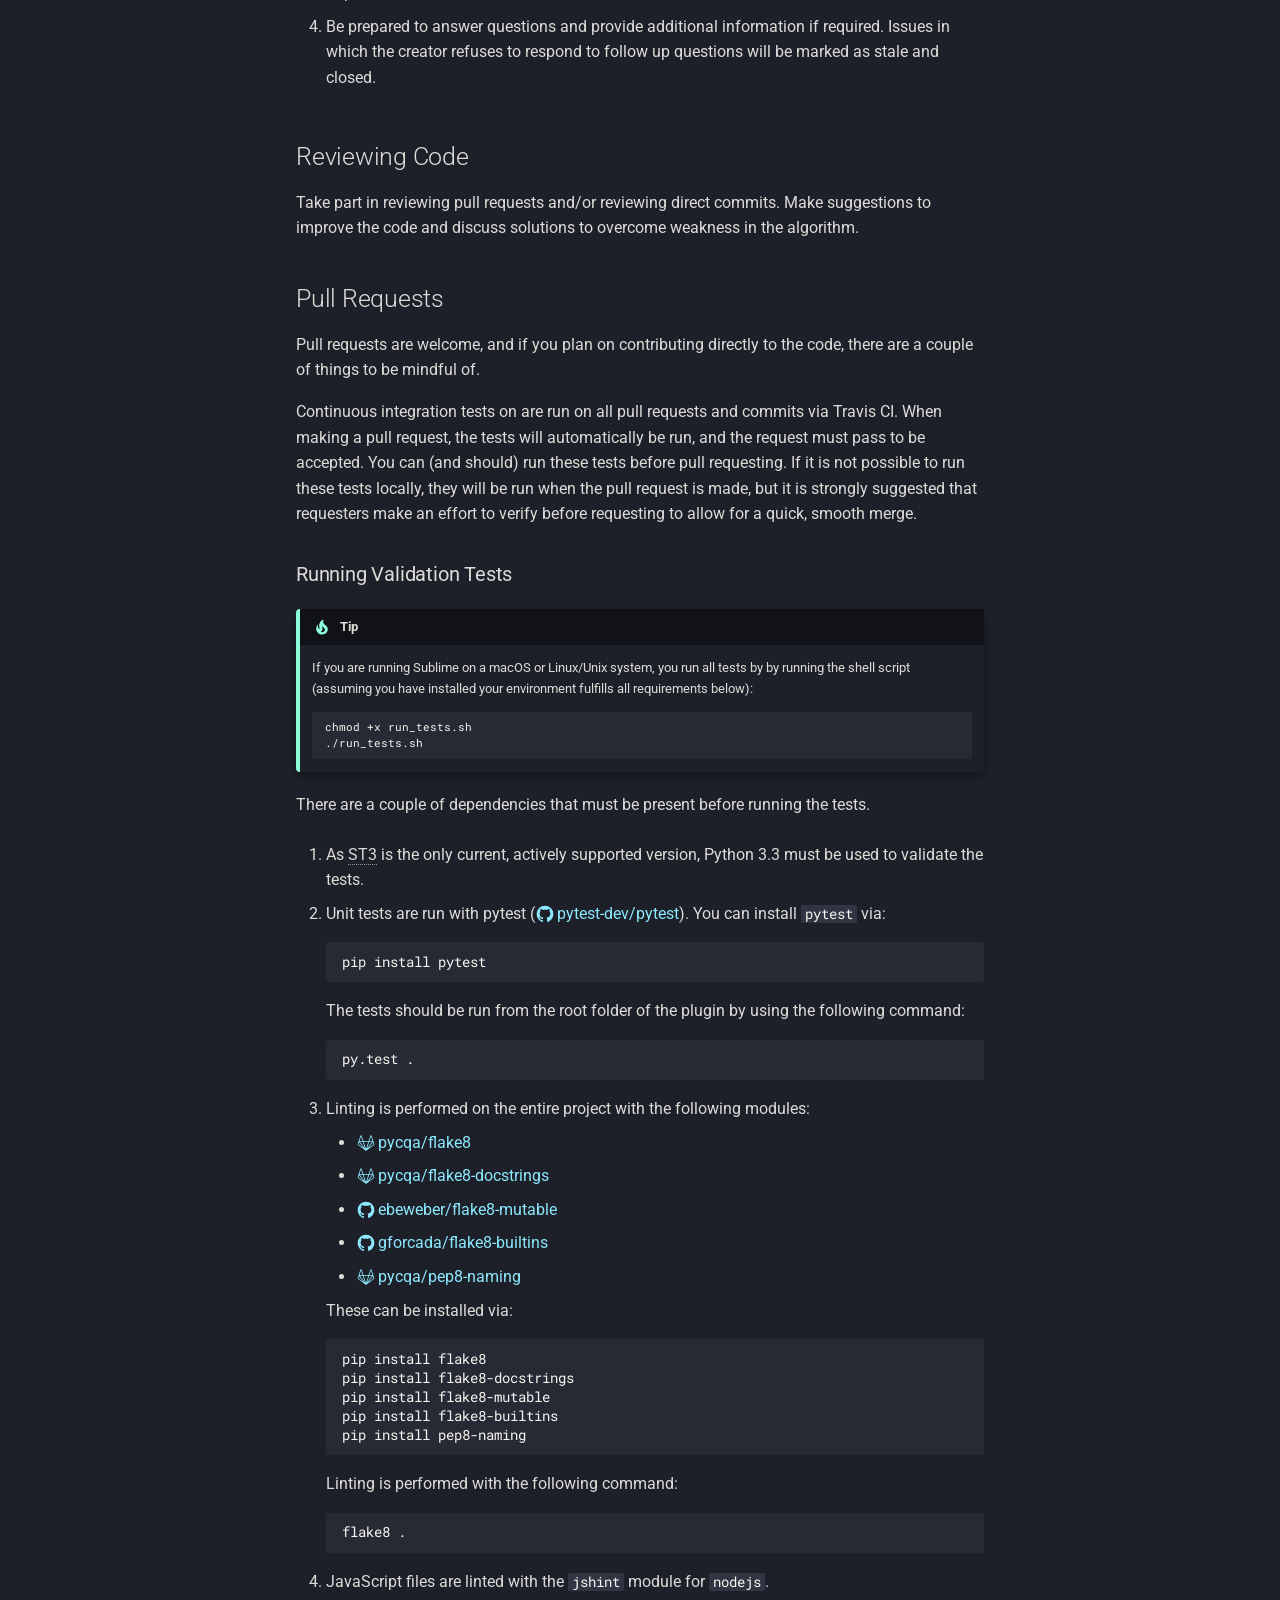
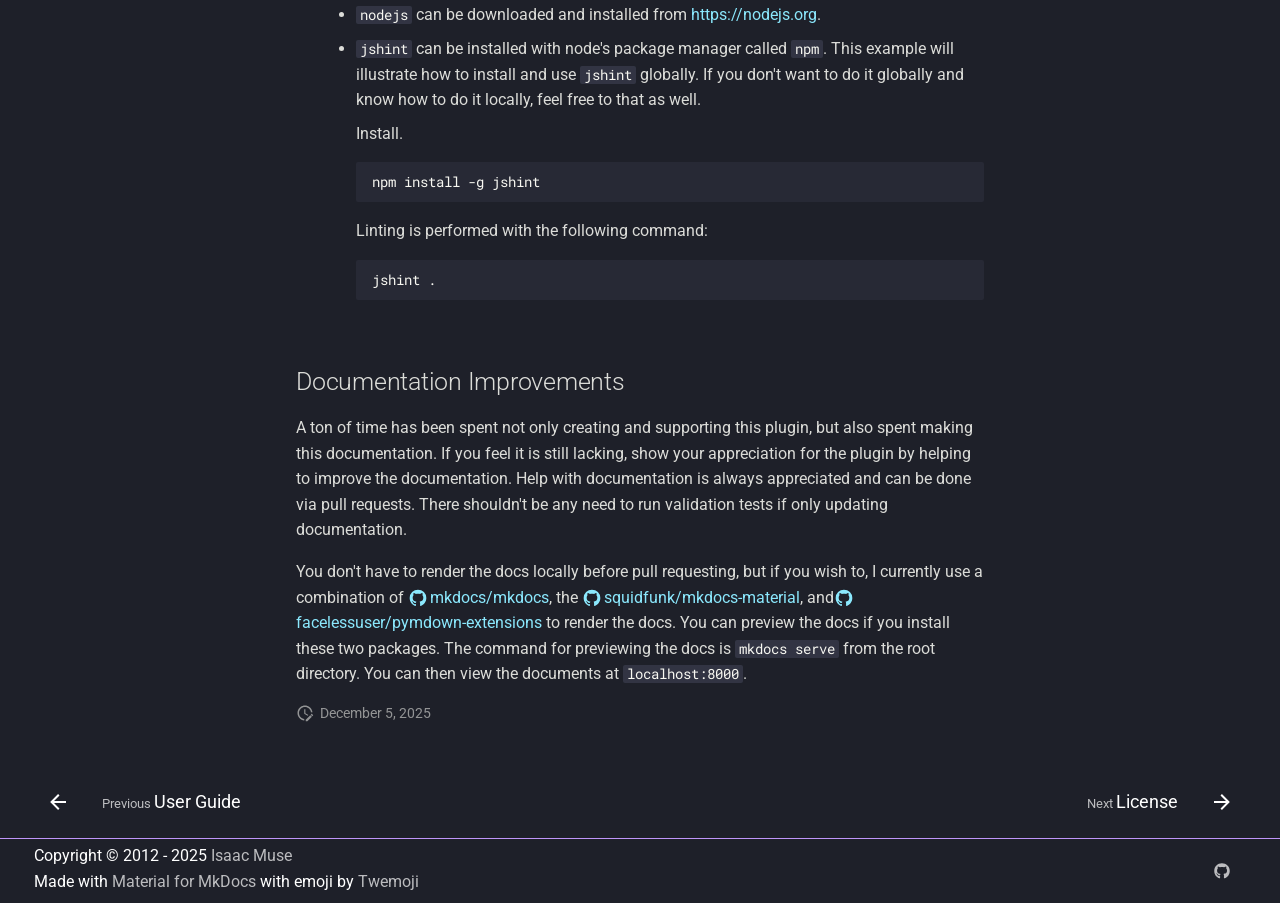
<file: about/contributing/index.html>
<!doctype html><html lang=en class=no-js> <head><meta charset=utf-8><meta name=viewport content="width=device-width,initial-scale=1"><meta name=description content="Sublime Text plugin that exports code to HTML or BBCODE for copying, printing, or saving."><link href=https://facelessuser.github.io/ExportHtml/about/contributing/ rel=canonical><link href=../../usage/ rel=prev><link href=../license/ rel=next><link rel=icon href=../../assets/images/favicon.png><meta name=generator content="mkdocs-1.6.1, mkdocs-material-9.7.0"><title>Contributing & Support - ExportHtml Documentation</title><link rel=stylesheet href=../../assets/stylesheets/main.618322db.min.css><link rel=stylesheet href=../../assets/stylesheets/palette.ab4e12ef.min.css><script src=../../assets/pymdownx-extras/material-extra-theme-2ek1P7jT.js type=text/javascript></script><script src=../../assets/pymdownx-extras/material-extra-3rdparty-BUCF4rjN.js type=text/javascript></script><link rel=preconnect href=https://fonts.gstatic.com crossorigin><link rel=stylesheet href="https://fonts.googleapis.com/css?family=Roboto:300,300i,400,400i,700,700i%7CRoboto+Mono:400,400i,700,700i&display=fallback"><style>:root{--md-text-font:"Roboto";--md-code-font:"Roboto Mono"}</style><link rel=stylesheet href=../../assets/pymdownx-extras/extra-c6ab11540a.css><script>__md_scope=new URL("../..",location),__md_hash=e=>[...e].reduce(((e,_)=>(e<<5)-e+_.charCodeAt(0)),0),__md_get=(e,_=localStorage,t=__md_scope)=>JSON.parse(_.getItem(t.pathname+"."+e)),__md_set=(e,_,t=localStorage,a=__md_scope)=>{try{t.setItem(a.pathname+"."+e,JSON.stringify(_))}catch(e){}}</script></head> <body dir=ltr data-md-color-scheme=dracula data-md-color-primary=deep-purple data-md-color-accent=deep-purple> <input class=md-toggle data-md-toggle=drawer type=checkbox id=__drawer autocomplete=off> <input class=md-toggle data-md-toggle=search type=checkbox id=__search autocomplete=off> <label class=md-overlay for=__drawer></label> <div data-md-component=skip> <a href=#contributing--support class=md-skip> Skip to content </a> </div> <div data-md-component=announce> <aside class=md-banner> <div class="md-banner__inner md-grid md-typeset"> <a href=#become-a-sponsor>Sponsorship</a> is now available! <span class="twemoji heart-throb"> <svg xmlns=http://www.w3.org/2000/svg viewbox="0 0 16 16"><path d="M7.655 14.916zh-.002l-.006-.003-.018-.01a22 22 0 0 1-3.744-2.584C2.045 10.731 0 8.35 0 5.5 0 2.836 2.086 1 4.25 1 5.797 1 7.153 1.802 8 3.02 8.847 1.802 10.203 1 11.75 1 13.914 1 16 2.836 16 5.5c0 2.85-2.044 5.231-3.886 6.818a22 22 0 0 1-3.433 2.414 7 7 0 0 1-.31.17l-.018.01-.008.004a.75.75 0 0 1-.69 0"/></svg> </span> </div> </aside> </div> <header class=md-header data-md-component=header> <nav class="md-header__inner md-grid" aria-label=header.title> <a href=https://facelessuser.github.io/ExportHtml/ title="ExportHtml Documentation" class="md-header__button md-logo" aria-label="ExportHtml Documentation"> <svg xmlns=http://www.w3.org/2000/svg viewbox="0 0 24 24"><path d="m19 2-5 4.5v11l5-4.5zM6.5 5C4.55 5 2.45 5.4 1 6.5v14.66c0 .25.25.5.5.5.1 0 .15-.07.25-.07 1.35-.65 3.3-1.09 4.75-1.09 1.95 0 4.05.4 5.5 1.5 1.35-.85 3.8-1.5 5.5-1.5 1.65 0 3.35.31 4.75 1.06.1.05.15.03.25.03.25 0 .5-.25.5-.5V6.5c-.6-.45-1.25-.75-2-1V19c-1.1-.35-2.3-.5-3.5-.5-1.7 0-4.15.65-5.5 1.5V6.5C10.55 5.4 8.45 5 6.5 5"/></svg> </a> <label class="md-header__button md-icon" for=__drawer> <svg xmlns=http://www.w3.org/2000/svg viewbox="0 0 24 24"><path d="M3 6h18v2H3zm0 5h18v2H3zm0 5h18v2H3z"/></svg> </label> <div class=md-header__title data-md-component=header-title> <div class=md-header__ellipsis> <div class=md-header__topic> <span class=md-ellipsis> ExportHtml Documentation </span> </div> <div class=md-header__topic data-md-component=header-topic> <span class=md-ellipsis> Contributing &amp; Support </span> </div> </div> </div> <div class=md-header__options> <div class="md-header-nav__scheme md-header-nav__button md-source__icon md-icon"> <a href=javascript:toggleScheme(); title="Light mode" class=light-mode> <svg xmlns=http://www.w3.org/2000/svg viewbox="0 0 24 24"><path d="M12 7a5 5 0 0 1 5 5 5 5 0 0 1-5 5 5 5 0 0 1-5-5 5 5 0 0 1 5-5m0 2a3 3 0 0 0-3 3 3 3 0 0 0 3 3 3 3 0 0 0 3-3 3 3 0 0 0-3-3m0-7 2.39 3.42C13.65 5.15 12.84 5 12 5s-1.65.15-2.39.42zM3.34 7l4.16-.35A7.2 7.2 0 0 0 5.94 8.5c-.44.74-.69 1.5-.83 2.29zm.02 10 1.76-3.77a7.131 7.131 0 0 0 2.38 4.14zM20.65 7l-1.77 3.79a7.02 7.02 0 0 0-2.38-4.15zm-.01 10-4.14.36c.59-.51 1.12-1.14 1.54-1.86.42-.73.69-1.5.83-2.29zM12 22l-2.41-3.44c.74.27 1.55.44 2.41.44.82 0 1.63-.17 2.37-.44z"/></svg> </a> <a href=javascript:toggleScheme(); title="Dark mode" class=dark-mode> <svg xmlns=http://www.w3.org/2000/svg viewbox="0 0 24 24"><path d="m17.75 4.09-2.53 1.94.91 3.06-2.63-1.81-2.63 1.81.91-3.06-2.53-1.94L12.44 4l1.06-3 1.06 3zm3.5 6.91-1.64 1.25.59 1.98-1.7-1.17-1.7 1.17.59-1.98L15.75 11l2.06-.05L18.5 9l.69 1.95zm-2.28 4.95c.83-.08 1.72 1.1 1.19 1.85-.32.45-.66.87-1.08 1.27C15.17 23 8.84 23 4.94 19.07c-3.91-3.9-3.91-10.24 0-14.14.4-.4.82-.76 1.27-1.08.75-.53 1.93.36 1.85 1.19-.27 2.86.69 5.83 2.89 8.02a9.96 9.96 0 0 0 8.02 2.89m-1.64 2.02a12.08 12.08 0 0 1-7.8-3.47c-2.17-2.19-3.33-5-3.49-7.82-2.81 3.14-2.7 7.96.31 10.98 3.02 3.01 7.84 3.12 10.98.31"/></svg> </a> <a href=javascript:toggleScheme(); title="System preference" class=system-mode> <svg xmlns=http://www.w3.org/2000/svg viewbox="0 0 24 24"><path d="M7.5 2c-1.79 1.15-3 3.18-3 5.5s1.21 4.35 3.03 5.5C4.46 13 2 10.54 2 7.5A5.5 5.5 0 0 1 7.5 2m11.57 1.5 1.43 1.43L4.93 20.5 3.5 19.07zm-6.18 2.43L11.41 5 9.97 6l.42-1.7L9 3.24l1.75-.12.58-1.65L12 3.1l1.73.03-1.35 1.13zm-3.3 3.61-1.16-.73-1.12.78.34-1.32-1.09-.83 1.36-.09.45-1.29.51 1.27 1.36.03-1.05.87zM19 13.5a5.5 5.5 0 0 1-5.5 5.5c-1.22 0-2.35-.4-3.26-1.07l7.69-7.69c.67.91 1.07 2.04 1.07 3.26m-4.4 6.58 2.77-1.15-.24 3.35zm4.33-2.7 1.15-2.77 2.2 2.54zm1.15-4.96-1.14-2.78 3.34.24zM9.63 18.93l2.77 1.15-2.53 2.19z"/></svg> </a> <a href=javascript:toggleScheme(); title="Unknown scheme" class=unknown-mode> <svg xmlns=http://www.w3.org/2000/svg viewbox="0 0 24 24"><path d="m15.07 11.25-.9.92C13.45 12.89 13 13.5 13 15h-2v-.5c0-1.11.45-2.11 1.17-2.83l1.24-1.26c.37-.36.59-.86.59-1.41a2 2 0 0 0-2-2 2 2 0 0 0-2 2H8a4 4 0 0 1 4-4 4 4 0 0 1 4 4 3.2 3.2 0 0 1-.93 2.25M13 19h-2v-2h2M12 2A10 10 0 0 0 2 12a10 10 0 0 0 10 10 10 10 0 0 0 10-10c0-5.53-4.5-10-10-10"/></svg> </a> </div> </div> <label class="md-header__button md-icon" for=__search> <svg xmlns=http://www.w3.org/2000/svg viewbox="0 0 24 24"><path d="M9.5 3A6.5 6.5 0 0 1 16 9.5c0 1.61-.59 3.09-1.56 4.23l.27.27h.79l5 5-1.5 1.5-5-5v-.79l-.27-.27A6.52 6.52 0 0 1 9.5 16 6.5 6.5 0 0 1 3 9.5 6.5 6.5 0 0 1 9.5 3m0 2C7 5 5 7 5 9.5S7 14 9.5 14 14 12 14 9.5 12 5 9.5 5"/></svg> </label> <div class=md-search data-md-component=search role=dialog> <label class=md-search__overlay for=__search></label> <div class=md-search__inner role=search> <form class=md-search__form name=search> <input type=text class=md-search__input name=query aria-label=Search placeholder=Search autocapitalize=off autocorrect=off autocomplete=off spellcheck=false data-md-component=search-query required> <label class="md-search__icon md-icon" for=__search> <svg xmlns=http://www.w3.org/2000/svg viewbox="0 0 24 24"><path d="M9.5 3A6.5 6.5 0 0 1 16 9.5c0 1.61-.59 3.09-1.56 4.23l.27.27h.79l5 5-1.5 1.5-5-5v-.79l-.27-.27A6.52 6.52 0 0 1 9.5 16 6.5 6.5 0 0 1 3 9.5 6.5 6.5 0 0 1 9.5 3m0 2C7 5 5 7 5 9.5S7 14 9.5 14 14 12 14 9.5 12 5 9.5 5"/></svg> <svg xmlns=http://www.w3.org/2000/svg viewbox="0 0 24 24"><path d="M20 11v2H8l5.5 5.5-1.42 1.42L4.16 12l7.92-7.92L13.5 5.5 8 11z"/></svg> </label> <nav class=md-search__options aria-label=Search> <button type=reset class="md-search__icon md-icon" title=Clear aria-label=Clear tabindex=-1> <svg xmlns=http://www.w3.org/2000/svg viewbox="0 0 24 24"><path d="M19 6.41 17.59 5 12 10.59 6.41 5 5 6.41 10.59 12 5 17.59 6.41 19 12 13.41 17.59 19 19 17.59 13.41 12z"/></svg> </button> </nav> </form> <div class=md-search__output> <div class=md-search__scrollwrap tabindex=0 data-md-scrollfix> <div class=md-search-result data-md-component=search-result> <div class=md-search-result__meta> Initializing search </div> <ol class=md-search-result__list role=presentation></ol> </div> </div> </div> </div> </div> <div class=md-header__source> <a href=https://github.com/facelessuser/ExportHtml title="Go to repository" class=md-source data-md-component=source> <div class="md-source__icon md-icon"> <svg xmlns=http://www.w3.org/2000/svg viewbox="0 0 448 512"><!-- Font Awesome Free 7.1.0 by @fontawesome - https://fontawesome.com License - https://fontawesome.com/license/free (Icons: CC BY 4.0, Fonts: SIL OFL 1.1, Code: MIT License) Copyright 2025 Fonticons, Inc.--><path d="M439.6 236.1 244 40.5c-5.4-5.5-12.8-8.5-20.4-8.5s-15 3-20.4 8.4L162.5 81l51.5 51.5c27.1-9.1 52.7 16.8 43.4 43.7l49.7 49.7c34.2-11.8 61.2 31 35.5 56.7-26.5 26.5-70.2-2.9-56-37.3L240.3 199v121.9c25.3 12.5 22.3 41.8 9.1 55-6.4 6.4-15.2 10.1-24.3 10.1s-17.8-3.6-24.3-10.1c-17.6-17.6-11.1-46.9 11.2-56v-123c-20.8-8.5-24.6-30.7-18.6-45L142.6 101 8.5 235.1C3 240.6 0 247.9 0 255.5s3 15 8.5 20.4l195.6 195.7c5.4 5.4 12.7 8.4 20.4 8.4s15-3 20.4-8.4l194.7-194.7c5.4-5.4 8.4-12.8 8.4-20.4s-3-15-8.4-20.4"/></svg> </div> <div class=md-source__repository> GitHub </div> </a> </div> </nav> </header> <div class=md-container data-md-component=container> <nav class=md-tabs aria-label=Tabs data-md-component=tabs> <div class=md-grid> <ul class=md-tabs__list> <li class=md-tabs__item> <a href=../.. class=md-tabs__link> Home </a> </li> <li class="md-tabs__item md-tabs__item--active"> <a href=./ class=md-tabs__link> About </a> </li> </ul> </div> </nav> <main class=md-main data-md-component=main> <div class="md-main__inner md-grid"> <div class="md-sidebar md-sidebar--primary" data-md-component=sidebar data-md-type=navigation> <div class=md-sidebar__scrollwrap> <div class=md-sidebar__inner> <nav class="md-nav md-nav--primary md-nav--lifted" aria-label=Navigation data-md-level=0> <label class=md-nav__title for=__drawer> <a href=../.. title="ExportHtml Documentation" class="md-nav__button md-logo" aria-label="ExportHtml Documentation" data-md-component=logo> <svg xmlns=http://www.w3.org/2000/svg viewbox="0 0 24 24"><path d="m19 2-5 4.5v11l5-4.5zM6.5 5C4.55 5 2.45 5.4 1 6.5v14.66c0 .25.25.5.5.5.1 0 .15-.07.25-.07 1.35-.65 3.3-1.09 4.75-1.09 1.95 0 4.05.4 5.5 1.5 1.35-.85 3.8-1.5 5.5-1.5 1.65 0 3.35.31 4.75 1.06.1.05.15.03.25.03.25 0 .5-.25.5-.5V6.5c-.6-.45-1.25-.75-2-1V19c-1.1-.35-2.3-.5-3.5-.5-1.7 0-4.15.65-5.5 1.5V6.5C10.55 5.4 8.45 5 6.5 5"/></svg> </a> ExportHtml Documentation </label> <div class=md-nav__source> <a href=https://github.com/facelessuser/ExportHtml title="Go to repository" class=md-source data-md-component=source> <div class="md-source__icon md-icon"> <svg xmlns=http://www.w3.org/2000/svg viewbox="0 0 448 512"><!-- Font Awesome Free 7.1.0 by @fontawesome - https://fontawesome.com License - https://fontawesome.com/license/free (Icons: CC BY 4.0, Fonts: SIL OFL 1.1, Code: MIT License) Copyright 2025 Fonticons, Inc.--><path d="M439.6 236.1 244 40.5c-5.4-5.5-12.8-8.5-20.4-8.5s-15 3-20.4 8.4L162.5 81l51.5 51.5c27.1-9.1 52.7 16.8 43.4 43.7l49.7 49.7c34.2-11.8 61.2 31 35.5 56.7-26.5 26.5-70.2-2.9-56-37.3L240.3 199v121.9c25.3 12.5 22.3 41.8 9.1 55-6.4 6.4-15.2 10.1-24.3 10.1s-17.8-3.6-24.3-10.1c-17.6-17.6-11.1-46.9 11.2-56v-123c-20.8-8.5-24.6-30.7-18.6-45L142.6 101 8.5 235.1C3 240.6 0 247.9 0 255.5s3 15 8.5 20.4l195.6 195.7c5.4 5.4 12.7 8.4 20.4 8.4s15-3 20.4-8.4l194.7-194.7c5.4-5.4 8.4-12.8 8.4-20.4s-3-15-8.4-20.4"/></svg> </div> <div class=md-source__repository> GitHub </div> </a> </div> <ul class=md-nav__list data-md-scrollfix> <li class="md-nav__item md-nav__item--nested"> <input class="md-nav__toggle md-toggle " type=checkbox id=__nav_1> <label class=md-nav__link for=__nav_1 id=__nav_1_label tabindex=0> <span class=md-ellipsis> Home </span> <span class="md-nav__icon md-icon"></span> </label> <nav class=md-nav data-md-level=1 aria-labelledby=__nav_1_label aria-expanded=false> <label class=md-nav__title for=__nav_1> <span class="md-nav__icon md-icon"></span> Home </label> <ul class=md-nav__list data-md-scrollfix> <li class=md-nav__item> <a href=../.. class=md-nav__link> <span class=md-ellipsis> ExportHtml </span> </a> </li> <li class=md-nav__item> <a href=../../installation/ class=md-nav__link> <span class=md-ellipsis> Installation </span> </a> </li> <li class=md-nav__item> <a href=../../usage/ class=md-nav__link> <span class=md-ellipsis> User Guide </span> </a> </li> </ul> </nav> </li> <li class="md-nav__item md-nav__item--active md-nav__item--section md-nav__item--nested"> <input class="md-nav__toggle md-toggle " type=checkbox id=__nav_2 checked> <label class=md-nav__link for=__nav_2 id=__nav_2_label tabindex> <span class=md-ellipsis> About </span> <span class="md-nav__icon md-icon"></span> </label> <nav class=md-nav data-md-level=1 aria-labelledby=__nav_2_label aria-expanded=true> <label class=md-nav__title for=__nav_2> <span class="md-nav__icon md-icon"></span> About </label> <ul class=md-nav__list data-md-scrollfix> <li class="md-nav__item md-nav__item--active"> <input class="md-nav__toggle md-toggle" type=checkbox id=__toc> <label class="md-nav__link md-nav__link--active" for=__toc> <span class=md-ellipsis> Contributing &amp; Support </span> <span class="md-nav__icon md-icon"></span> </label> <a href=./ class="md-nav__link md-nav__link--active"> <span class=md-ellipsis> Contributing &amp; Support </span> </a> <nav class="md-nav md-nav--secondary" aria-label="Table of contents"> <label class=md-nav__title for=__toc> <span class="md-nav__icon md-icon"></span> Table of contents </label> <ul class=md-nav__list data-md-component=toc data-md-scrollfix> <li class=md-nav__item> <a href=#overview class=md-nav__link> <span class=md-ellipsis> Overview </span> </a> </li> <li class=md-nav__item> <a href=#become-a-sponsor class=md-nav__link> <span class=md-ellipsis> Become a Sponsor </span> </a> </li> <li class=md-nav__item> <a href=#bug-reports class=md-nav__link> <span class=md-ellipsis> Bug Reports </span> </a> </li> <li class=md-nav__item> <a href=#reviewing-code class=md-nav__link> <span class=md-ellipsis> Reviewing Code </span> </a> </li> <li class=md-nav__item> <a href=#pull-requests class=md-nav__link> <span class=md-ellipsis> Pull Requests </span> </a> <nav class=md-nav aria-label="Pull Requests"> <ul class=md-nav__list> <li class=md-nav__item> <a href=#running-validation-tests class=md-nav__link> <span class=md-ellipsis> Running Validation Tests </span> </a> </li> </ul> </nav> </li> <li class=md-nav__item> <a href=#documentation-improvements class=md-nav__link> <span class=md-ellipsis> Documentation Improvements </span> </a> </li> </ul> </nav> </li> <li class=md-nav__item> <a href=../license/ class=md-nav__link> <span class=md-ellipsis> License </span> </a> </li> </ul> </nav> </li> </ul> </nav> </div> </div> </div> <div class="md-sidebar md-sidebar--secondary" data-md-component=sidebar data-md-type=toc> <div class=md-sidebar__scrollwrap> <div class=md-sidebar__inner> <nav class="md-nav md-nav--secondary" aria-label="Table of contents"> <label class=md-nav__title for=__toc> <span class="md-nav__icon md-icon"></span> Table of contents </label> <ul class=md-nav__list data-md-component=toc data-md-scrollfix> <li class=md-nav__item> <a href=#overview class=md-nav__link> <span class=md-ellipsis> Overview </span> </a> </li> <li class=md-nav__item> <a href=#become-a-sponsor class=md-nav__link> <span class=md-ellipsis> Become a Sponsor </span> </a> </li> <li class=md-nav__item> <a href=#bug-reports class=md-nav__link> <span class=md-ellipsis> Bug Reports </span> </a> </li> <li class=md-nav__item> <a href=#reviewing-code class=md-nav__link> <span class=md-ellipsis> Reviewing Code </span> </a> </li> <li class=md-nav__item> <a href=#pull-requests class=md-nav__link> <span class=md-ellipsis> Pull Requests </span> </a> <nav class=md-nav aria-label="Pull Requests"> <ul class=md-nav__list> <li class=md-nav__item> <a href=#running-validation-tests class=md-nav__link> <span class=md-ellipsis> Running Validation Tests </span> </a> </li> </ul> </nav> </li> <li class=md-nav__item> <a href=#documentation-improvements class=md-nav__link> <span class=md-ellipsis> Documentation Improvements </span> </a> </li> </ul> </nav> </div> </div> </div> <div class=md-content data-md-component=content> <article class="md-content__inner md-typeset"> <h1 id=contributing--support>Contributing &amp; Support<a class=headerlink href=#contributing--support title="Permanent link"></a></h1> <h2 id=overview>Overview<a class=headerlink href=#overview title="Permanent link"></a></h2> <table> <thead> <tr> <th>Sublime&nbsp;Versions</th> <th>Description</th> </tr> </thead> <tbody> <tr> <td><abbr title="Sublime Text 2">ST2</abbr></td> <td>Supported on a separate branch, but not actively. Any further fixes or enhancements must come from the community. Issues for versions less than <abbr title="Sublime Text 3">ST3</abbr> will not be addressed moving forward by me. Pull requests are welcome for back-porting features, enhancements, or fixes to the old branch, but the content of the pull <strong>must</strong> already exist on the main, actively developed branch. I will not allow an older branch to exceed the main branch in regards to functionality.</td> </tr> <tr> <td><abbr title="Sublime Text 3">ST3</abbr></td> <td>Fully supported and actively maintained.</td> </tr> </tbody> </table> <p>Contribution from the community is encouraged and can be done in a variety of ways:</p> <ul> <li>Become a sponsor.</li> <li>Bug reports.</li> <li>Reviewing code.</li> <li>Code patches via pull requests.</li> <li>Documentation improvements via pull requests.</li> </ul> <h2 id=become-a-sponsor>Become a Sponsor <span class="twemoji heart-throb"><svg xmlns=http://www.w3.org/2000/svg viewbox="0 0 16 16"><path d="M7.655 14.916zh-.002l-.006-.003-.018-.01a22 22 0 0 1-3.744-2.584C2.045 10.731 0 8.35 0 5.5 0 2.836 2.086 1 4.25 1 5.797 1 7.153 1.802 8 3.02 8.847 1.802 10.203 1 11.75 1 13.914 1 16 2.836 16 5.5c0 2.85-2.044 5.231-3.886 6.818a22 22 0 0 1-3.433 2.414 7 7 0 0 1-.31.17l-.018.01-.008.004a.75.75 0 0 1-.69 0"/></svg></span><a class=headerlink href=#become-a-sponsor title="Permanent link"></a></h2> <p>Open source projects take time and money. Help support the project by becoming a sponsor. You can add your support at any tier you feel comfortable with. No amount is too little. We also accept one time contributions via PayPal.</p> <p><a class="md-button md-button--primary" href=https://github.com/sponsors/facelessuser><span class=twemoji><svg xmlns=http://www.w3.org/2000/svg viewbox="0 0 16 16"><path d="M8 0c4.42 0 8 3.58 8 8a8.01 8.01 0 0 1-5.45 7.59c-.4.08-.55-.17-.55-.38 0-.27.01-1.13.01-2.2 0-.75-.25-1.23-.54-1.48 1.78-.2 3.65-.88 3.65-3.95 0-.88-.31-1.59-.82-2.15.08-.2.36-1.02-.08-2.12 0 0-.67-.22-2.2.82-.64-.18-1.32-.27-2-.27s-1.36.09-2 .27c-1.53-1.03-2.2-.82-2.2-.82-.44 1.1-.16 1.92-.08 2.12-.51.56-.82 1.28-.82 2.15 0 3.06 1.86 3.75 3.64 3.95-.23.2-.44.55-.51 1.07-.46.21-1.61.55-2.33-.66-.15-.24-.6-.83-1.23-.82-.67.01-.27.38.01.53.34.19.73.9.82 1.13.16.45.68 1.31 2.69.94 0 .67.01 1.3.01 1.49 0 .21-.15.45-.55.38A7.995 7.995 0 0 1 0 8c0-4.42 3.58-8 8-8"/></svg></span> GitHub Sponsors</a> <a class=md-button href=https://www.paypal.me/facelessuser><span class=twemoji><svg xmlns=http://www.w3.org/2000/svg viewbox="0 0 384 512"><path d="M111.9 295.9c-3.5 19.2-17.4 108.7-21.5 134-.3 1.8-1 2.5-3 2.5H12.8c-7.6 0-13.1-6.6-12.1-13.9L59.3 46.6c1.5-9.6 10.1-16.9 20-16.9 152.3 0 165.1-3.7 204 11.4 60.1 23.3 65.6 79.5 44 140.3-21.5 62.6-72.5 89.5-140.1 90.3-43.4.7-69.5-7-75.3 24.2M357.6 152c-1.8-1.3-2.5-1.8-3 1.3-2 11.4-5.1 22.5-8.8 33.6-39.9 113.8-150.5 103.9-204.5 103.9-6.1 0-10.1 3.3-10.9 9.4-22.6 140.4-27.1 169.7-27.1 169.7-1 7.1 3.5 12.9 10.6 12.9h63.5c8.6 0 15.7-6.3 17.4-14.9.7-5.4-1.1 6.1 14.4-91.3 4.6-22 14.3-19.7 29.3-19.7 71 0 126.4-28.8 142.9-112.3 6.5-34.8 4.6-71.4-23.8-92.6"/></svg></span> PayPal</a></p> <h2 id=bug-reports>Bug Reports<a class=headerlink href=#bug-reports title="Permanent link"></a></h2> <ol> <li> <p>Please <strong>read the documentation</strong> and <strong>search the issue tracker</strong> to try to find the answer to your question <strong>before</strong> posting an issue.</p> </li> <li> <p>When an issue is created, a <a href=https://github.com/facelessuser/ExportHtml/blob/master/.github/ISSUE_TEMPLATE.md>template</a> will be shown, please fill out the appropriate sections. If the template is not followed, the issue will be marked <code>Invalid</code> and closed.</p> </li> <li> <p>When creating an issue on the repository, please provide as much info as possible:</p> <ul> <li>Provide environment information by running <code>Preferences-&gt;Package Settings-&gt;ExportHtml-&gt;Support Info</code>. The information will be copied to the clipboard; paste the info in issue.</li> <li>Errors in console.</li> <li>Detailed description of the problem.</li> <li>Examples for reproducing the error. You can post pictures, but if specific text or code is required to reproduce the issue, please provide the text in a plain text format for easy copy/paste.</li> <li>Provide links to 3<sup>rd</sup> party color scheme package you are using if applicable.</li> </ul> <p>The more info provided the greater the chance someone will take the time to answer, implement, or fix the issue.</p> </li> <li> <p>Be prepared to answer questions and provide additional information if required. Issues in which the creator refuses to respond to follow up questions will be marked as stale and closed.</p> </li> </ol> <h2 id=reviewing-code>Reviewing Code<a class=headerlink href=#reviewing-code title="Permanent link"></a></h2> <p>Take part in reviewing pull requests and/or reviewing direct commits. Make suggestions to improve the code and discuss solutions to overcome weakness in the algorithm.</p> <h2 id=pull-requests>Pull Requests<a class=headerlink href=#pull-requests title="Permanent link"></a></h2> <p>Pull requests are welcome, and if you plan on contributing directly to the code, there are a couple of things to be mindful of.</p> <p>Continuous integration tests on are run on all pull requests and commits via Travis CI. When making a pull request, the tests will automatically be run, and the request must pass to be accepted. You can (and should) run these tests before pull requesting. If it is not possible to run these tests locally, they will be run when the pull request is made, but it is strongly suggested that requesters make an effort to verify before requesting to allow for a quick, smooth merge.</p> <h3 id=running-validation-tests>Running Validation Tests<a class=headerlink href=#running-validation-tests title="Permanent link"></a></h3> <div class="admonition tip"> <p class=admonition-title>Tip</p> <p>If you are running Sublime on a macOS or Linux/Unix system, you run all tests by by running the shell script (assuming you have installed your environment fulfills all requirements below):</p> <div class=highlight><pre><span></span><code>chmod +x run_tests.sh
./run_tests.sh
</code></pre></div> </div> <p>There are a couple of dependencies that must be present before running the tests.</p> <ol> <li> <p>As <abbr title="Sublime Text 3">ST3</abbr> is the only current, actively supported version, Python 3.3 must be used to validate the tests.</p> </li> <li> <p>Unit tests are run with pytest (<a class="magiclink magiclink-github magiclink-repository" href=https://github.com/pytest-dev/pytest title="GitHub Repository: pytest-dev/pytest">pytest-dev/pytest</a>). You can install <code>pytest</code> via:</p> <div class=highlight><pre><span></span><code>pip install pytest
</code></pre></div> <p>The tests should be run from the root folder of the plugin by using the following command:</p> <div class=highlight><pre><span></span><code>py.test .
</code></pre></div> </li> <li> <p>Linting is performed on the entire project with the following modules:</p> <ul> <li><a class="magiclink magiclink-gitlab magiclink-repository" href=https://gitlab.com/pycqa/flake8 title="GitLab Repository: pycqa/flake8">pycqa/flake8</a></li> <li><a class="magiclink magiclink-gitlab magiclink-repository" href=https://gitlab.com/pycqa/flake8-docstrings title="GitLab Repository: pycqa/flake8-docstrings">pycqa/flake8-docstrings</a></li> <li><a class="magiclink magiclink-github magiclink-repository" href=https://github.com/ebeweber/flake8-mutable title="GitHub Repository: ebeweber/flake8-mutable">ebeweber/flake8-mutable</a></li> <li><a class="magiclink magiclink-github magiclink-repository" href=https://github.com/gforcada/flake8-builtins title="GitHub Repository: gforcada/flake8-builtins">gforcada/flake8-builtins</a></li> <li><a class="magiclink magiclink-gitlab magiclink-repository" href=https://gitlab.com/pycqa/pep8-naming title="GitLab Repository: pycqa/pep8-naming">pycqa/pep8-naming</a></li> </ul> <p>These can be installed via:</p> <div class=highlight><pre><span></span><code>pip install flake8
pip install flake8-docstrings
pip install flake8-mutable
pip install flake8-builtins
pip install pep8-naming
</code></pre></div> <p>Linting is performed with the following command:</p> <div class=highlight><pre><span></span><code>flake8 .
</code></pre></div> </li> <li> <p>JavaScript files are linted with the <code>jshint</code> module for <code>nodejs</code>.</p> <ul> <li><code>nodejs</code> can be downloaded and installed from <a href=https://nodejs.org>https://nodejs.org</a>.</li> <li> <p><code>jshint</code> can be installed with node's package manager called <code>npm</code>. This example will illustrate how to install and use <code>jshint</code> globally. If you don't want to do it globally and know how to do it locally, feel free to that as well.</p> <p>Install.</p> <div class=highlight><pre><span></span><code>npm install -g jshint
</code></pre></div> <p>Linting is performed with the following command:</p> <div class=highlight><pre><span></span><code>jshint .
</code></pre></div> </li> </ul> </li> </ol> <h2 id=documentation-improvements>Documentation Improvements<a class=headerlink href=#documentation-improvements title="Permanent link"></a></h2> <p>A ton of time has been spent not only creating and supporting this plugin, but also spent making this documentation. If you feel it is still lacking, show your appreciation for the plugin by helping to improve the documentation. Help with documentation is always appreciated and can be done via pull requests. There shouldn't be any need to run validation tests if only updating documentation.</p> <p>You don't have to render the docs locally before pull requesting, but if you wish to, I currently use a combination of <a class="magiclink magiclink-github magiclink-repository" href=https://github.com/mkdocs/mkdocs title="GitHub Repository: mkdocs/mkdocs">mkdocs/mkdocs</a>, the <a class="magiclink magiclink-github magiclink-repository" href=https://github.com/squidfunk/mkdocs-material title="GitHub Repository: squidfunk/mkdocs-material">squidfunk/mkdocs-material</a>, and <a class="magiclink magiclink-github magiclink-repository" href=https://github.com/facelessuser/pymdown-extensions title="GitHub Repository: facelessuser/pymdown-extensions">facelessuser/pymdown-extensions</a> to render the docs. You can preview the docs if you install these two packages. The command for previewing the docs is <code>mkdocs serve</code> from the root directory. You can then view the documents at <code>localhost:8000</code>.</p> <aside class=md-source-file> <span class=md-source-file__fact> <span class=md-icon title="Last update"> <svg xmlns=http://www.w3.org/2000/svg viewbox="0 0 24 24"><path d="M21 13.1c-.1 0-.3.1-.4.2l-1 1 2.1 2.1 1-1c.2-.2.2-.6 0-.8l-1.3-1.3c-.1-.1-.2-.2-.4-.2m-1.9 1.8-6.1 6V23h2.1l6.1-6.1zM12.5 7v5.2l4 2.4-1 1L11 13V7zM11 21.9c-5.1-.5-9-4.8-9-9.9C2 6.5 6.5 2 12 2c5.3 0 9.6 4.1 10 9.3-.3-.1-.6-.2-1-.2s-.7.1-1 .2C19.6 7.2 16.2 4 12 4c-4.4 0-8 3.6-8 8 0 4.1 3.1 7.5 7.1 7.9l-.1.2z"/></svg> </span> <span class="git-revision-date-localized-plugin git-revision-date-localized-plugin-date" title="December 5, 2025 13:47:16 UTC">December 5, 2025</span> </span> </aside> </article> </div> <script>var target=document.getElementById(location.hash.slice(1));target&&target.name&&(target.checked=target.name.startsWith("__tabbed_"))</script> </div> <button type=button class="md-top md-icon" data-md-component=top hidden> <svg xmlns=http://www.w3.org/2000/svg viewbox="0 0 24 24"><path d="M13 20h-2V8l-5.5 5.5-1.42-1.42L12 4.16l7.92 7.92-1.42 1.42L13 8z"/></svg> Back to top </button> </main> <footer class=md-footer> <nav class="md-footer__inner md-grid" aria-label=footer.title> <a href=../../usage/ class="md-footer__link md-footer__link--prev" rel=prev> <div class="md-footer__button md-icon"> <svg xmlns=http://www.w3.org/2000/svg viewbox="0 0 24 24"><path d="M20 11v2H8l5.5 5.5-1.42 1.42L4.16 12l7.92-7.92L13.5 5.5 8 11z"/></svg> </div> <div class=md-footer__title> <div class=md-ellipsis> <span class=md-footer__direction> Previous </span> User Guide </div> </div> </a> <a href=../license/ class="md-footer__link md-footer__link--next" rel=next> <div class=md-footer__title> <div class=md-ellipsis> <span class=md-footer__direction> Next </span> License </div> </div> <div class="md-footer__button md-icon"> <svg xmlns=http://www.w3.org/2000/svg viewbox="0 0 24 24"><path d="M4 11v2h12l-5.5 5.5 1.42 1.42L19.84 12l-7.92-7.92L10.5 5.5 16 11z"/></svg> </div> </a> </nav> <div class="md-footer-meta md-typeset"> <div class="md-footer-meta__inner md-grid"> <div class=md-footer-copyright> <div class=md-footer-copyright__highlight> Copyright &copy; 2012 - 2025 <a href=https://github.com/facelessuser target=_blank rel=noopener>Isaac Muse</a> </div> Made with <a href=https://squidfunk.github.io/mkdocs-material/ target=_blank rel=noopener> Material for MkDocs </a> with emoji by <a href=https://github.com/twitter/twemoji target=_blank rel=noopener> Twemoji </a> </div> <div class=md-social> <a href=https://github.com/facelessuser target=_blank rel=noopener title=github.com class=md-social__link> <svg xmlns=http://www.w3.org/2000/svg viewbox="0 0 512 512"><!-- Font Awesome Free 7.1.0 by @fontawesome - https://fontawesome.com License - https://fontawesome.com/license/free (Icons: CC BY 4.0, Fonts: SIL OFL 1.1, Code: MIT License) Copyright 2025 Fonticons, Inc.--><path d="M173.9 397.4c0 2-2.3 3.6-5.2 3.6-3.3.3-5.6-1.3-5.6-3.6 0-2 2.3-3.6 5.2-3.6 3-.3 5.6 1.3 5.6 3.6m-31.1-4.5c-.7 2 1.3 4.3 4.3 4.9 2.6 1 5.6 0 6.2-2s-1.3-4.3-4.3-5.2c-2.6-.7-5.5.3-6.2 2.3m44.2-1.7c-2.9.7-4.9 2.6-4.6 4.9.3 2 2.9 3.3 5.9 2.6 2.9-.7 4.9-2.6 4.6-4.6-.3-1.9-3-3.2-5.9-2.9M252.8 8C114.1 8 8 113.3 8 252c0 110.9 69.8 205.8 169.5 239.2 12.8 2.3 17.3-5.6 17.3-12.1 0-6.2-.3-40.4-.3-61.4 0 0-70 15-84.7-29.8 0 0-11.4-29.1-27.8-36.6 0 0-22.9-15.7 1.6-15.4 0 0 24.9 2 38.6 25.8 21.9 38.6 58.6 27.5 72.9 20.9 2.3-16 8.8-27.1 16-33.7-55.9-6.2-112.3-14.3-112.3-110.5 0-27.5 7.6-41.3 23.6-58.9-2.6-6.5-11.1-33.3 2.6-67.9 20.9-6.5 69 27 69 27 20-5.6 41.5-8.5 62.8-8.5s42.8 2.9 62.8 8.5c0 0 48.1-33.6 69-27 13.7 34.7 5.2 61.4 2.6 67.9 16 17.7 25.8 31.5 25.8 58.9 0 96.5-58.9 104.2-114.8 110.5 9.2 7.9 17 22.9 17 46.4 0 33.7-.3 75.4-.3 83.6 0 6.5 4.6 14.4 17.3 12.1C436.2 457.8 504 362.9 504 252 504 113.3 391.5 8 252.8 8M105.2 352.9c-1.3 1-1 3.3.7 5.2 1.6 1.6 3.9 2.3 5.2 1 1.3-1 1-3.3-.7-5.2-1.6-1.6-3.9-2.3-5.2-1m-10.8-8.1c-.7 1.3.3 2.9 2.3 3.9 1.6 1 3.6.7 4.3-.7.7-1.3-.3-2.9-2.3-3.9-2-.6-3.6-.3-4.3.7m32.4 35.6c-1.6 1.3-1 4.3 1.3 6.2 2.3 2.3 5.2 2.6 6.5 1 1.3-1.3.7-4.3-1.3-6.2-2.2-2.3-5.2-2.6-6.5-1m-11.4-14.7c-1.6 1-1.6 3.6 0 5.9s4.3 3.3 5.6 2.3c1.6-1.3 1.6-3.9 0-6.2-1.4-2.3-4-3.3-5.6-2"/></svg> </a> </div> </div> </div> </footer> </div> <div class=md-dialog data-md-component=dialog> <div class="md-dialog__inner md-typeset"></div> </div> <script id=__config type=application/json>{"annotate": null, "base": "../..", "features": ["navigation.tabs", "navigation.top"], "search": "../../assets/javascripts/workers/search.7a47a382.min.js", "tags": null, "translations": {"clipboard.copied": "Copied to clipboard", "clipboard.copy": "Copy to clipboard", "search.result.more.one": "1 more on this page", "search.result.more.other": "# more on this page", "search.result.none": "No matching documents", "search.result.one": "1 matching document", "search.result.other": "# matching documents", "search.result.placeholder": "Type to start searching", "search.result.term.missing": "Missing", "select.version": "Select version"}, "version": null}</script> <script src=../../assets/javascripts/bundle.e71a0d61.min.js></script> <script src=../../assets/pymdownx-extras/extra-loader-B5CKpNQx.js></script> </body> </html>
</file>
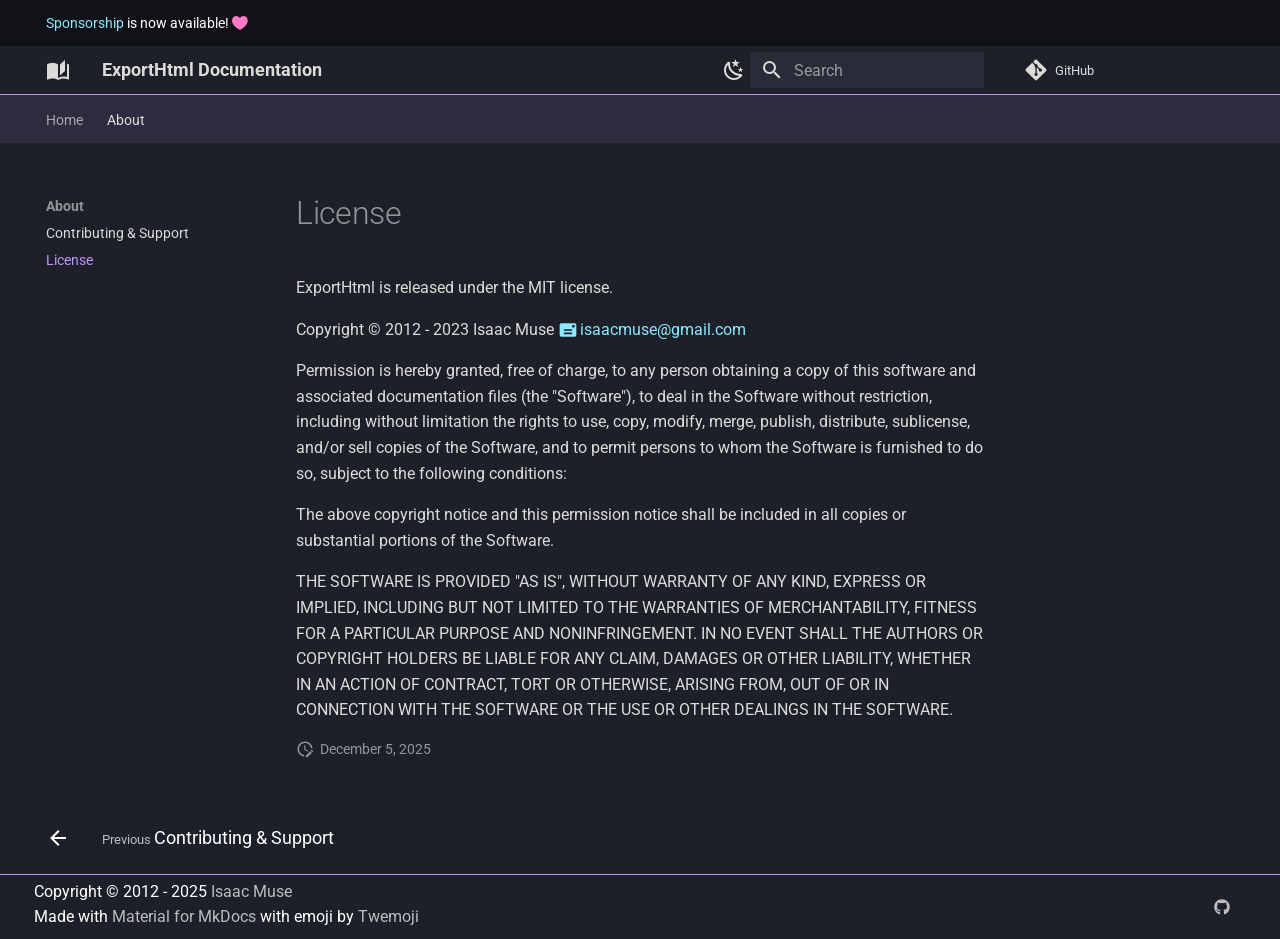
<file: about/license/index.html>
<!doctype html><html lang=en class=no-js> <head><meta charset=utf-8><meta name=viewport content="width=device-width,initial-scale=1"><meta name=description content="Sublime Text plugin that exports code to HTML or BBCODE for copying, printing, or saving."><link href=https://facelessuser.github.io/ExportHtml/about/license/ rel=canonical><link href=../contributing/ rel=prev><link rel=icon href=../../assets/images/favicon.png><meta name=generator content="mkdocs-1.6.1, mkdocs-material-9.7.0"><title>License - ExportHtml Documentation</title><link rel=stylesheet href=../../assets/stylesheets/main.618322db.min.css><link rel=stylesheet href=../../assets/stylesheets/palette.ab4e12ef.min.css><script src=../../assets/pymdownx-extras/material-extra-theme-2ek1P7jT.js type=text/javascript></script><script src=../../assets/pymdownx-extras/material-extra-3rdparty-BUCF4rjN.js type=text/javascript></script><link rel=preconnect href=https://fonts.gstatic.com crossorigin><link rel=stylesheet href="https://fonts.googleapis.com/css?family=Roboto:300,300i,400,400i,700,700i%7CRoboto+Mono:400,400i,700,700i&display=fallback"><style>:root{--md-text-font:"Roboto";--md-code-font:"Roboto Mono"}</style><link rel=stylesheet href=../../assets/pymdownx-extras/extra-c6ab11540a.css><script>__md_scope=new URL("../..",location),__md_hash=e=>[...e].reduce(((e,_)=>(e<<5)-e+_.charCodeAt(0)),0),__md_get=(e,_=localStorage,t=__md_scope)=>JSON.parse(_.getItem(t.pathname+"."+e)),__md_set=(e,_,t=localStorage,a=__md_scope)=>{try{t.setItem(a.pathname+"."+e,JSON.stringify(_))}catch(e){}}</script></head> <body dir=ltr data-md-color-scheme=dracula data-md-color-primary=deep-purple data-md-color-accent=deep-purple> <input class=md-toggle data-md-toggle=drawer type=checkbox id=__drawer autocomplete=off> <input class=md-toggle data-md-toggle=search type=checkbox id=__search autocomplete=off> <label class=md-overlay for=__drawer></label> <div data-md-component=skip> <a href=#license class=md-skip> Skip to content </a> </div> <div data-md-component=announce> <aside class=md-banner> <div class="md-banner__inner md-grid md-typeset"> <a href=../contributing/#become-a-sponsor>Sponsorship</a> is now available! <span class="twemoji heart-throb"> <svg xmlns=http://www.w3.org/2000/svg viewbox="0 0 16 16"><path d="M7.655 14.916zh-.002l-.006-.003-.018-.01a22 22 0 0 1-3.744-2.584C2.045 10.731 0 8.35 0 5.5 0 2.836 2.086 1 4.25 1 5.797 1 7.153 1.802 8 3.02 8.847 1.802 10.203 1 11.75 1 13.914 1 16 2.836 16 5.5c0 2.85-2.044 5.231-3.886 6.818a22 22 0 0 1-3.433 2.414 7 7 0 0 1-.31.17l-.018.01-.008.004a.75.75 0 0 1-.69 0"/></svg> </span> </div> </aside> </div> <header class=md-header data-md-component=header> <nav class="md-header__inner md-grid" aria-label=header.title> <a href=https://facelessuser.github.io/ExportHtml/ title="ExportHtml Documentation" class="md-header__button md-logo" aria-label="ExportHtml Documentation"> <svg xmlns=http://www.w3.org/2000/svg viewbox="0 0 24 24"><path d="m19 2-5 4.5v11l5-4.5zM6.5 5C4.55 5 2.45 5.4 1 6.5v14.66c0 .25.25.5.5.5.1 0 .15-.07.25-.07 1.35-.65 3.3-1.09 4.75-1.09 1.95 0 4.05.4 5.5 1.5 1.35-.85 3.8-1.5 5.5-1.5 1.65 0 3.35.31 4.75 1.06.1.05.15.03.25.03.25 0 .5-.25.5-.5V6.5c-.6-.45-1.25-.75-2-1V19c-1.1-.35-2.3-.5-3.5-.5-1.7 0-4.15.65-5.5 1.5V6.5C10.55 5.4 8.45 5 6.5 5"/></svg> </a> <label class="md-header__button md-icon" for=__drawer> <svg xmlns=http://www.w3.org/2000/svg viewbox="0 0 24 24"><path d="M3 6h18v2H3zm0 5h18v2H3zm0 5h18v2H3z"/></svg> </label> <div class=md-header__title data-md-component=header-title> <div class=md-header__ellipsis> <div class=md-header__topic> <span class=md-ellipsis> ExportHtml Documentation </span> </div> <div class=md-header__topic data-md-component=header-topic> <span class=md-ellipsis> License </span> </div> </div> </div> <div class=md-header__options> <div class="md-header-nav__scheme md-header-nav__button md-source__icon md-icon"> <a href=javascript:toggleScheme(); title="Light mode" class=light-mode> <svg xmlns=http://www.w3.org/2000/svg viewbox="0 0 24 24"><path d="M12 7a5 5 0 0 1 5 5 5 5 0 0 1-5 5 5 5 0 0 1-5-5 5 5 0 0 1 5-5m0 2a3 3 0 0 0-3 3 3 3 0 0 0 3 3 3 3 0 0 0 3-3 3 3 0 0 0-3-3m0-7 2.39 3.42C13.65 5.15 12.84 5 12 5s-1.65.15-2.39.42zM3.34 7l4.16-.35A7.2 7.2 0 0 0 5.94 8.5c-.44.74-.69 1.5-.83 2.29zm.02 10 1.76-3.77a7.131 7.131 0 0 0 2.38 4.14zM20.65 7l-1.77 3.79a7.02 7.02 0 0 0-2.38-4.15zm-.01 10-4.14.36c.59-.51 1.12-1.14 1.54-1.86.42-.73.69-1.5.83-2.29zM12 22l-2.41-3.44c.74.27 1.55.44 2.41.44.82 0 1.63-.17 2.37-.44z"/></svg> </a> <a href=javascript:toggleScheme(); title="Dark mode" class=dark-mode> <svg xmlns=http://www.w3.org/2000/svg viewbox="0 0 24 24"><path d="m17.75 4.09-2.53 1.94.91 3.06-2.63-1.81-2.63 1.81.91-3.06-2.53-1.94L12.44 4l1.06-3 1.06 3zm3.5 6.91-1.64 1.25.59 1.98-1.7-1.17-1.7 1.17.59-1.98L15.75 11l2.06-.05L18.5 9l.69 1.95zm-2.28 4.95c.83-.08 1.72 1.1 1.19 1.85-.32.45-.66.87-1.08 1.27C15.17 23 8.84 23 4.94 19.07c-3.91-3.9-3.91-10.24 0-14.14.4-.4.82-.76 1.27-1.08.75-.53 1.93.36 1.85 1.19-.27 2.86.69 5.83 2.89 8.02a9.96 9.96 0 0 0 8.02 2.89m-1.64 2.02a12.08 12.08 0 0 1-7.8-3.47c-2.17-2.19-3.33-5-3.49-7.82-2.81 3.14-2.7 7.96.31 10.98 3.02 3.01 7.84 3.12 10.98.31"/></svg> </a> <a href=javascript:toggleScheme(); title="System preference" class=system-mode> <svg xmlns=http://www.w3.org/2000/svg viewbox="0 0 24 24"><path d="M7.5 2c-1.79 1.15-3 3.18-3 5.5s1.21 4.35 3.03 5.5C4.46 13 2 10.54 2 7.5A5.5 5.5 0 0 1 7.5 2m11.57 1.5 1.43 1.43L4.93 20.5 3.5 19.07zm-6.18 2.43L11.41 5 9.97 6l.42-1.7L9 3.24l1.75-.12.58-1.65L12 3.1l1.73.03-1.35 1.13zm-3.3 3.61-1.16-.73-1.12.78.34-1.32-1.09-.83 1.36-.09.45-1.29.51 1.27 1.36.03-1.05.87zM19 13.5a5.5 5.5 0 0 1-5.5 5.5c-1.22 0-2.35-.4-3.26-1.07l7.69-7.69c.67.91 1.07 2.04 1.07 3.26m-4.4 6.58 2.77-1.15-.24 3.35zm4.33-2.7 1.15-2.77 2.2 2.54zm1.15-4.96-1.14-2.78 3.34.24zM9.63 18.93l2.77 1.15-2.53 2.19z"/></svg> </a> <a href=javascript:toggleScheme(); title="Unknown scheme" class=unknown-mode> <svg xmlns=http://www.w3.org/2000/svg viewbox="0 0 24 24"><path d="m15.07 11.25-.9.92C13.45 12.89 13 13.5 13 15h-2v-.5c0-1.11.45-2.11 1.17-2.83l1.24-1.26c.37-.36.59-.86.59-1.41a2 2 0 0 0-2-2 2 2 0 0 0-2 2H8a4 4 0 0 1 4-4 4 4 0 0 1 4 4 3.2 3.2 0 0 1-.93 2.25M13 19h-2v-2h2M12 2A10 10 0 0 0 2 12a10 10 0 0 0 10 10 10 10 0 0 0 10-10c0-5.53-4.5-10-10-10"/></svg> </a> </div> </div> <label class="md-header__button md-icon" for=__search> <svg xmlns=http://www.w3.org/2000/svg viewbox="0 0 24 24"><path d="M9.5 3A6.5 6.5 0 0 1 16 9.5c0 1.61-.59 3.09-1.56 4.23l.27.27h.79l5 5-1.5 1.5-5-5v-.79l-.27-.27A6.52 6.52 0 0 1 9.5 16 6.5 6.5 0 0 1 3 9.5 6.5 6.5 0 0 1 9.5 3m0 2C7 5 5 7 5 9.5S7 14 9.5 14 14 12 14 9.5 12 5 9.5 5"/></svg> </label> <div class=md-search data-md-component=search role=dialog> <label class=md-search__overlay for=__search></label> <div class=md-search__inner role=search> <form class=md-search__form name=search> <input type=text class=md-search__input name=query aria-label=Search placeholder=Search autocapitalize=off autocorrect=off autocomplete=off spellcheck=false data-md-component=search-query required> <label class="md-search__icon md-icon" for=__search> <svg xmlns=http://www.w3.org/2000/svg viewbox="0 0 24 24"><path d="M9.5 3A6.5 6.5 0 0 1 16 9.5c0 1.61-.59 3.09-1.56 4.23l.27.27h.79l5 5-1.5 1.5-5-5v-.79l-.27-.27A6.52 6.52 0 0 1 9.5 16 6.5 6.5 0 0 1 3 9.5 6.5 6.5 0 0 1 9.5 3m0 2C7 5 5 7 5 9.5S7 14 9.5 14 14 12 14 9.5 12 5 9.5 5"/></svg> <svg xmlns=http://www.w3.org/2000/svg viewbox="0 0 24 24"><path d="M20 11v2H8l5.5 5.5-1.42 1.42L4.16 12l7.92-7.92L13.5 5.5 8 11z"/></svg> </label> <nav class=md-search__options aria-label=Search> <button type=reset class="md-search__icon md-icon" title=Clear aria-label=Clear tabindex=-1> <svg xmlns=http://www.w3.org/2000/svg viewbox="0 0 24 24"><path d="M19 6.41 17.59 5 12 10.59 6.41 5 5 6.41 10.59 12 5 17.59 6.41 19 12 13.41 17.59 19 19 17.59 13.41 12z"/></svg> </button> </nav> </form> <div class=md-search__output> <div class=md-search__scrollwrap tabindex=0 data-md-scrollfix> <div class=md-search-result data-md-component=search-result> <div class=md-search-result__meta> Initializing search </div> <ol class=md-search-result__list role=presentation></ol> </div> </div> </div> </div> </div> <div class=md-header__source> <a href=https://github.com/facelessuser/ExportHtml title="Go to repository" class=md-source data-md-component=source> <div class="md-source__icon md-icon"> <svg xmlns=http://www.w3.org/2000/svg viewbox="0 0 448 512"><!-- Font Awesome Free 7.1.0 by @fontawesome - https://fontawesome.com License - https://fontawesome.com/license/free (Icons: CC BY 4.0, Fonts: SIL OFL 1.1, Code: MIT License) Copyright 2025 Fonticons, Inc.--><path d="M439.6 236.1 244 40.5c-5.4-5.5-12.8-8.5-20.4-8.5s-15 3-20.4 8.4L162.5 81l51.5 51.5c27.1-9.1 52.7 16.8 43.4 43.7l49.7 49.7c34.2-11.8 61.2 31 35.5 56.7-26.5 26.5-70.2-2.9-56-37.3L240.3 199v121.9c25.3 12.5 22.3 41.8 9.1 55-6.4 6.4-15.2 10.1-24.3 10.1s-17.8-3.6-24.3-10.1c-17.6-17.6-11.1-46.9 11.2-56v-123c-20.8-8.5-24.6-30.7-18.6-45L142.6 101 8.5 235.1C3 240.6 0 247.9 0 255.5s3 15 8.5 20.4l195.6 195.7c5.4 5.4 12.7 8.4 20.4 8.4s15-3 20.4-8.4l194.7-194.7c5.4-5.4 8.4-12.8 8.4-20.4s-3-15-8.4-20.4"/></svg> </div> <div class=md-source__repository> GitHub </div> </a> </div> </nav> </header> <div class=md-container data-md-component=container> <nav class=md-tabs aria-label=Tabs data-md-component=tabs> <div class=md-grid> <ul class=md-tabs__list> <li class=md-tabs__item> <a href=../.. class=md-tabs__link> Home </a> </li> <li class="md-tabs__item md-tabs__item--active"> <a href=../contributing/ class=md-tabs__link> About </a> </li> </ul> </div> </nav> <main class=md-main data-md-component=main> <div class="md-main__inner md-grid"> <div class="md-sidebar md-sidebar--primary" data-md-component=sidebar data-md-type=navigation> <div class=md-sidebar__scrollwrap> <div class=md-sidebar__inner> <nav class="md-nav md-nav--primary md-nav--lifted" aria-label=Navigation data-md-level=0> <label class=md-nav__title for=__drawer> <a href=../.. title="ExportHtml Documentation" class="md-nav__button md-logo" aria-label="ExportHtml Documentation" data-md-component=logo> <svg xmlns=http://www.w3.org/2000/svg viewbox="0 0 24 24"><path d="m19 2-5 4.5v11l5-4.5zM6.5 5C4.55 5 2.45 5.4 1 6.5v14.66c0 .25.25.5.5.5.1 0 .15-.07.25-.07 1.35-.65 3.3-1.09 4.75-1.09 1.95 0 4.05.4 5.5 1.5 1.35-.85 3.8-1.5 5.5-1.5 1.65 0 3.35.31 4.75 1.06.1.05.15.03.25.03.25 0 .5-.25.5-.5V6.5c-.6-.45-1.25-.75-2-1V19c-1.1-.35-2.3-.5-3.5-.5-1.7 0-4.15.65-5.5 1.5V6.5C10.55 5.4 8.45 5 6.5 5"/></svg> </a> ExportHtml Documentation </label> <div class=md-nav__source> <a href=https://github.com/facelessuser/ExportHtml title="Go to repository" class=md-source data-md-component=source> <div class="md-source__icon md-icon"> <svg xmlns=http://www.w3.org/2000/svg viewbox="0 0 448 512"><!-- Font Awesome Free 7.1.0 by @fontawesome - https://fontawesome.com License - https://fontawesome.com/license/free (Icons: CC BY 4.0, Fonts: SIL OFL 1.1, Code: MIT License) Copyright 2025 Fonticons, Inc.--><path d="M439.6 236.1 244 40.5c-5.4-5.5-12.8-8.5-20.4-8.5s-15 3-20.4 8.4L162.5 81l51.5 51.5c27.1-9.1 52.7 16.8 43.4 43.7l49.7 49.7c34.2-11.8 61.2 31 35.5 56.7-26.5 26.5-70.2-2.9-56-37.3L240.3 199v121.9c25.3 12.5 22.3 41.8 9.1 55-6.4 6.4-15.2 10.1-24.3 10.1s-17.8-3.6-24.3-10.1c-17.6-17.6-11.1-46.9 11.2-56v-123c-20.8-8.5-24.6-30.7-18.6-45L142.6 101 8.5 235.1C3 240.6 0 247.9 0 255.5s3 15 8.5 20.4l195.6 195.7c5.4 5.4 12.7 8.4 20.4 8.4s15-3 20.4-8.4l194.7-194.7c5.4-5.4 8.4-12.8 8.4-20.4s-3-15-8.4-20.4"/></svg> </div> <div class=md-source__repository> GitHub </div> </a> </div> <ul class=md-nav__list data-md-scrollfix> <li class="md-nav__item md-nav__item--nested"> <input class="md-nav__toggle md-toggle " type=checkbox id=__nav_1> <label class=md-nav__link for=__nav_1 id=__nav_1_label tabindex=0> <span class=md-ellipsis> Home </span> <span class="md-nav__icon md-icon"></span> </label> <nav class=md-nav data-md-level=1 aria-labelledby=__nav_1_label aria-expanded=false> <label class=md-nav__title for=__nav_1> <span class="md-nav__icon md-icon"></span> Home </label> <ul class=md-nav__list data-md-scrollfix> <li class=md-nav__item> <a href=../.. class=md-nav__link> <span class=md-ellipsis> ExportHtml </span> </a> </li> <li class=md-nav__item> <a href=../../installation/ class=md-nav__link> <span class=md-ellipsis> Installation </span> </a> </li> <li class=md-nav__item> <a href=../../usage/ class=md-nav__link> <span class=md-ellipsis> User Guide </span> </a> </li> </ul> </nav> </li> <li class="md-nav__item md-nav__item--active md-nav__item--section md-nav__item--nested"> <input class="md-nav__toggle md-toggle " type=checkbox id=__nav_2 checked> <label class=md-nav__link for=__nav_2 id=__nav_2_label tabindex> <span class=md-ellipsis> About </span> <span class="md-nav__icon md-icon"></span> </label> <nav class=md-nav data-md-level=1 aria-labelledby=__nav_2_label aria-expanded=true> <label class=md-nav__title for=__nav_2> <span class="md-nav__icon md-icon"></span> About </label> <ul class=md-nav__list data-md-scrollfix> <li class=md-nav__item> <a href=../contributing/ class=md-nav__link> <span class=md-ellipsis> Contributing &amp; Support </span> </a> </li> <li class="md-nav__item md-nav__item--active"> <input class="md-nav__toggle md-toggle" type=checkbox id=__toc> <a href=./ class="md-nav__link md-nav__link--active"> <span class=md-ellipsis> License </span> </a> </li> </ul> </nav> </li> </ul> </nav> </div> </div> </div> <div class="md-sidebar md-sidebar--secondary" data-md-component=sidebar data-md-type=toc> <div class=md-sidebar__scrollwrap> <div class=md-sidebar__inner> <nav class="md-nav md-nav--secondary" aria-label="Table of contents"> </nav> </div> </div> </div> <div class=md-content data-md-component=content> <article class="md-content__inner md-typeset"> <h1 id=license>License<a class=headerlink href=#license title="Permanent link"></a></h1> <p>ExportHtml is released under the MIT license.</p> <p>Copyright &copy; 2012 - 2023 Isaac Muse <a href=mailto:isaacmuse@gmail.com>&#105;&#115;&#97;&#97;&#99;&#109;&#117;&#115;&#101;&#64;&#103;&#109;&#97;&#105;&#108;&#46;&#99;&#111;&#109;</a></p> <p>Permission is hereby granted, free of charge, to any person obtaining a copy of this software and associated documentation files (the "Software"), to deal in the Software without restriction, including without limitation the rights to use, copy, modify, merge, publish, distribute, sublicense, and/or sell copies of the Software, and to permit persons to whom the Software is furnished to do so, subject to the following conditions:</p> <p>The above copyright notice and this permission notice shall be included in all copies or substantial portions of the Software.</p> <p>THE SOFTWARE IS PROVIDED "AS IS", WITHOUT WARRANTY OF ANY KIND, EXPRESS OR IMPLIED, INCLUDING BUT NOT LIMITED TO THE WARRANTIES OF MERCHANTABILITY, FITNESS FOR A PARTICULAR PURPOSE AND NONINFRINGEMENT. IN NO EVENT SHALL THE AUTHORS OR COPYRIGHT HOLDERS BE LIABLE FOR ANY CLAIM, DAMAGES OR OTHER LIABILITY, WHETHER IN AN ACTION OF CONTRACT, TORT OR OTHERWISE, ARISING FROM, OUT OF OR IN CONNECTION WITH THE SOFTWARE OR THE USE OR OTHER DEALINGS IN THE SOFTWARE.</p> <aside class=md-source-file> <span class=md-source-file__fact> <span class=md-icon title="Last update"> <svg xmlns=http://www.w3.org/2000/svg viewbox="0 0 24 24"><path d="M21 13.1c-.1 0-.3.1-.4.2l-1 1 2.1 2.1 1-1c.2-.2.2-.6 0-.8l-1.3-1.3c-.1-.1-.2-.2-.4-.2m-1.9 1.8-6.1 6V23h2.1l6.1-6.1zM12.5 7v5.2l4 2.4-1 1L11 13V7zM11 21.9c-5.1-.5-9-4.8-9-9.9C2 6.5 6.5 2 12 2c5.3 0 9.6 4.1 10 9.3-.3-.1-.6-.2-1-.2s-.7.1-1 .2C19.6 7.2 16.2 4 12 4c-4.4 0-8 3.6-8 8 0 4.1 3.1 7.5 7.1 7.9l-.1.2z"/></svg> </span> <span class="git-revision-date-localized-plugin git-revision-date-localized-plugin-date" title="December 5, 2025 13:47:16 UTC">December 5, 2025</span> </span> </aside> </article> </div> <script>var target=document.getElementById(location.hash.slice(1));target&&target.name&&(target.checked=target.name.startsWith("__tabbed_"))</script> </div> <button type=button class="md-top md-icon" data-md-component=top hidden> <svg xmlns=http://www.w3.org/2000/svg viewbox="0 0 24 24"><path d="M13 20h-2V8l-5.5 5.5-1.42-1.42L12 4.16l7.92 7.92-1.42 1.42L13 8z"/></svg> Back to top </button> </main> <footer class=md-footer> <nav class="md-footer__inner md-grid" aria-label=footer.title> <a href=../contributing/ class="md-footer__link md-footer__link--prev" rel=prev> <div class="md-footer__button md-icon"> <svg xmlns=http://www.w3.org/2000/svg viewbox="0 0 24 24"><path d="M20 11v2H8l5.5 5.5-1.42 1.42L4.16 12l7.92-7.92L13.5 5.5 8 11z"/></svg> </div> <div class=md-footer__title> <div class=md-ellipsis> <span class=md-footer__direction> Previous </span> Contributing &amp; Support </div> </div> </a> </nav> <div class="md-footer-meta md-typeset"> <div class="md-footer-meta__inner md-grid"> <div class=md-footer-copyright> <div class=md-footer-copyright__highlight> Copyright &copy; 2012 - 2025 <a href=https://github.com/facelessuser target=_blank rel=noopener>Isaac Muse</a> </div> Made with <a href=https://squidfunk.github.io/mkdocs-material/ target=_blank rel=noopener> Material for MkDocs </a> with emoji by <a href=https://github.com/twitter/twemoji target=_blank rel=noopener> Twemoji </a> </div> <div class=md-social> <a href=https://github.com/facelessuser target=_blank rel=noopener title=github.com class=md-social__link> <svg xmlns=http://www.w3.org/2000/svg viewbox="0 0 512 512"><!-- Font Awesome Free 7.1.0 by @fontawesome - https://fontawesome.com License - https://fontawesome.com/license/free (Icons: CC BY 4.0, Fonts: SIL OFL 1.1, Code: MIT License) Copyright 2025 Fonticons, Inc.--><path d="M173.9 397.4c0 2-2.3 3.6-5.2 3.6-3.3.3-5.6-1.3-5.6-3.6 0-2 2.3-3.6 5.2-3.6 3-.3 5.6 1.3 5.6 3.6m-31.1-4.5c-.7 2 1.3 4.3 4.3 4.9 2.6 1 5.6 0 6.2-2s-1.3-4.3-4.3-5.2c-2.6-.7-5.5.3-6.2 2.3m44.2-1.7c-2.9.7-4.9 2.6-4.6 4.9.3 2 2.9 3.3 5.9 2.6 2.9-.7 4.9-2.6 4.6-4.6-.3-1.9-3-3.2-5.9-2.9M252.8 8C114.1 8 8 113.3 8 252c0 110.9 69.8 205.8 169.5 239.2 12.8 2.3 17.3-5.6 17.3-12.1 0-6.2-.3-40.4-.3-61.4 0 0-70 15-84.7-29.8 0 0-11.4-29.1-27.8-36.6 0 0-22.9-15.7 1.6-15.4 0 0 24.9 2 38.6 25.8 21.9 38.6 58.6 27.5 72.9 20.9 2.3-16 8.8-27.1 16-33.7-55.9-6.2-112.3-14.3-112.3-110.5 0-27.5 7.6-41.3 23.6-58.9-2.6-6.5-11.1-33.3 2.6-67.9 20.9-6.5 69 27 69 27 20-5.6 41.5-8.5 62.8-8.5s42.8 2.9 62.8 8.5c0 0 48.1-33.6 69-27 13.7 34.7 5.2 61.4 2.6 67.9 16 17.7 25.8 31.5 25.8 58.9 0 96.5-58.9 104.2-114.8 110.5 9.2 7.9 17 22.9 17 46.4 0 33.7-.3 75.4-.3 83.6 0 6.5 4.6 14.4 17.3 12.1C436.2 457.8 504 362.9 504 252 504 113.3 391.5 8 252.8 8M105.2 352.9c-1.3 1-1 3.3.7 5.2 1.6 1.6 3.9 2.3 5.2 1 1.3-1 1-3.3-.7-5.2-1.6-1.6-3.9-2.3-5.2-1m-10.8-8.1c-.7 1.3.3 2.9 2.3 3.9 1.6 1 3.6.7 4.3-.7.7-1.3-.3-2.9-2.3-3.9-2-.6-3.6-.3-4.3.7m32.4 35.6c-1.6 1.3-1 4.3 1.3 6.2 2.3 2.3 5.2 2.6 6.5 1 1.3-1.3.7-4.3-1.3-6.2-2.2-2.3-5.2-2.6-6.5-1m-11.4-14.7c-1.6 1-1.6 3.6 0 5.9s4.3 3.3 5.6 2.3c1.6-1.3 1.6-3.9 0-6.2-1.4-2.3-4-3.3-5.6-2"/></svg> </a> </div> </div> </div> </footer> </div> <div class=md-dialog data-md-component=dialog> <div class="md-dialog__inner md-typeset"></div> </div> <script id=__config type=application/json>{"annotate": null, "base": "../..", "features": ["navigation.tabs", "navigation.top"], "search": "../../assets/javascripts/workers/search.7a47a382.min.js", "tags": null, "translations": {"clipboard.copied": "Copied to clipboard", "clipboard.copy": "Copy to clipboard", "search.result.more.one": "1 more on this page", "search.result.more.other": "# more on this page", "search.result.none": "No matching documents", "search.result.one": "1 matching document", "search.result.other": "# matching documents", "search.result.placeholder": "Type to start searching", "search.result.term.missing": "Missing", "select.version": "Select version"}, "version": null}</script> <script src=../../assets/javascripts/bundle.e71a0d61.min.js></script> <script src=../../assets/pymdownx-extras/extra-loader-B5CKpNQx.js></script> </body> </html>
</file>
